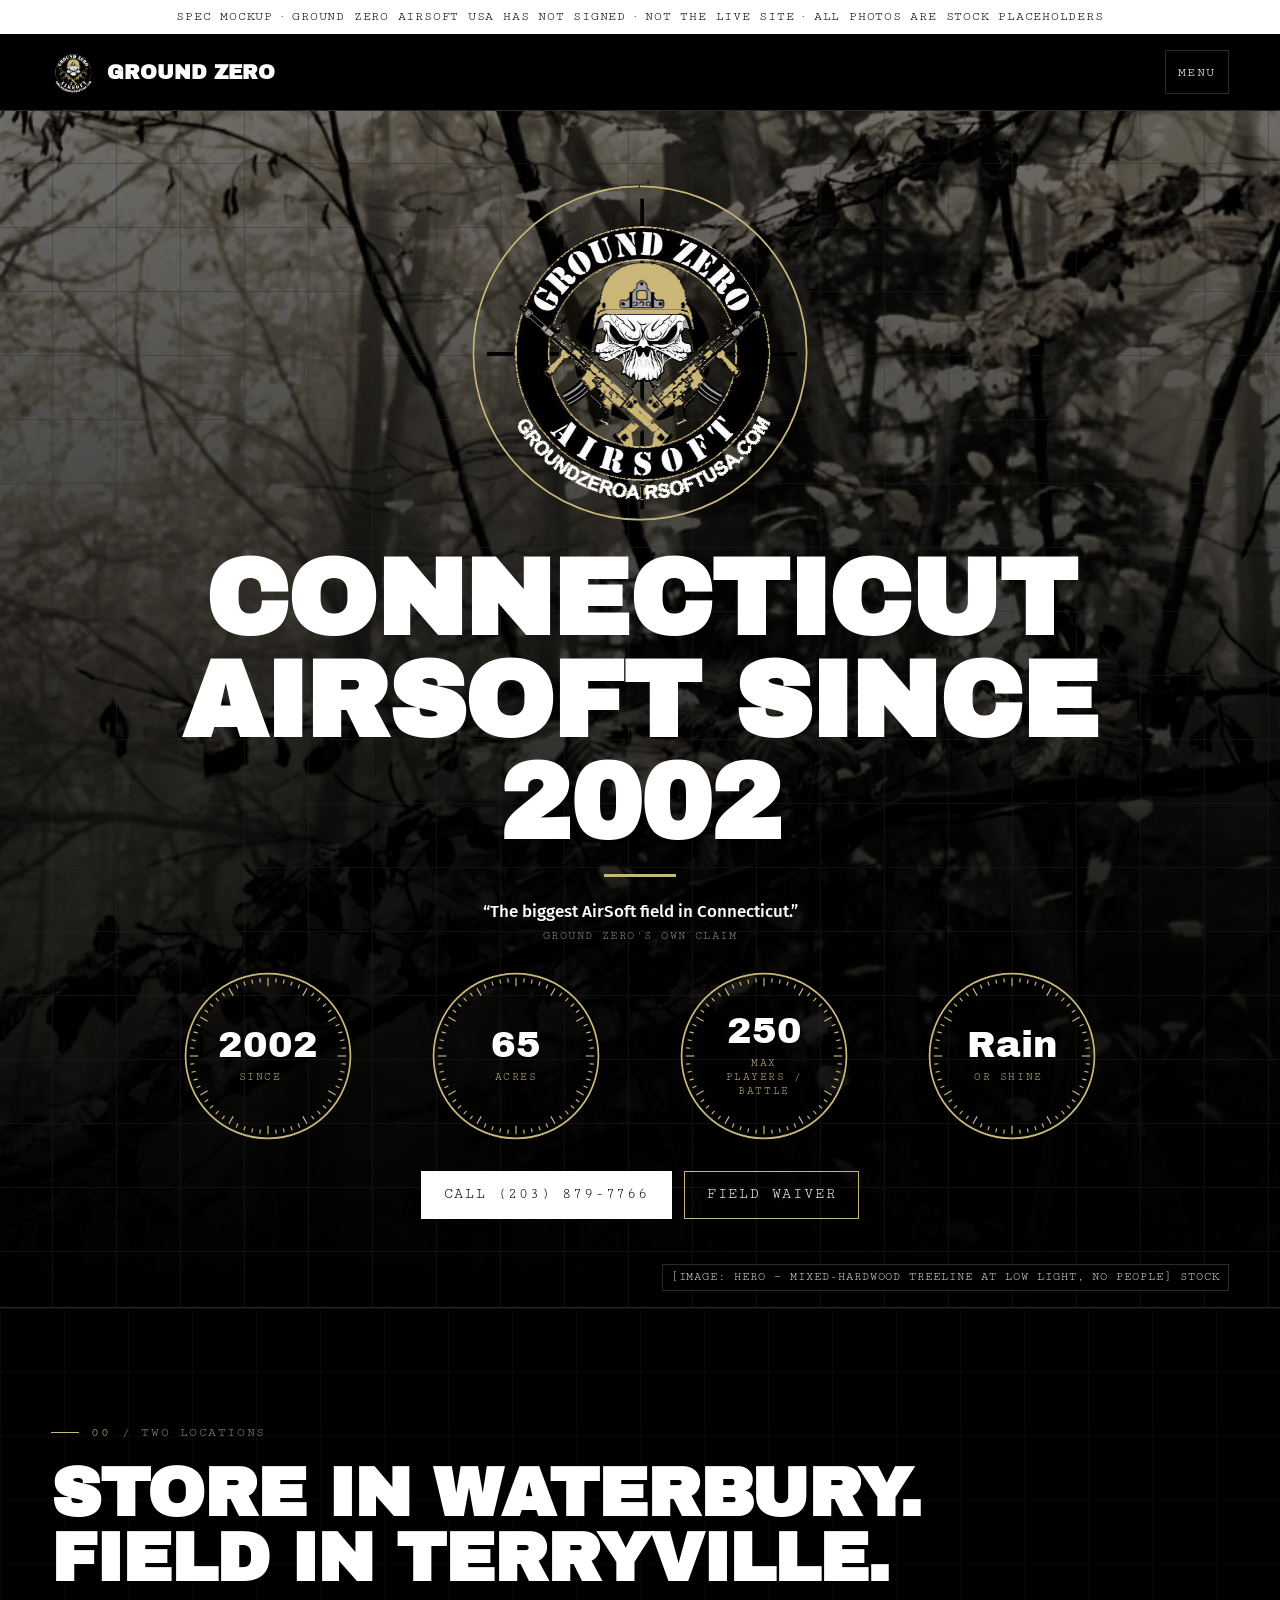
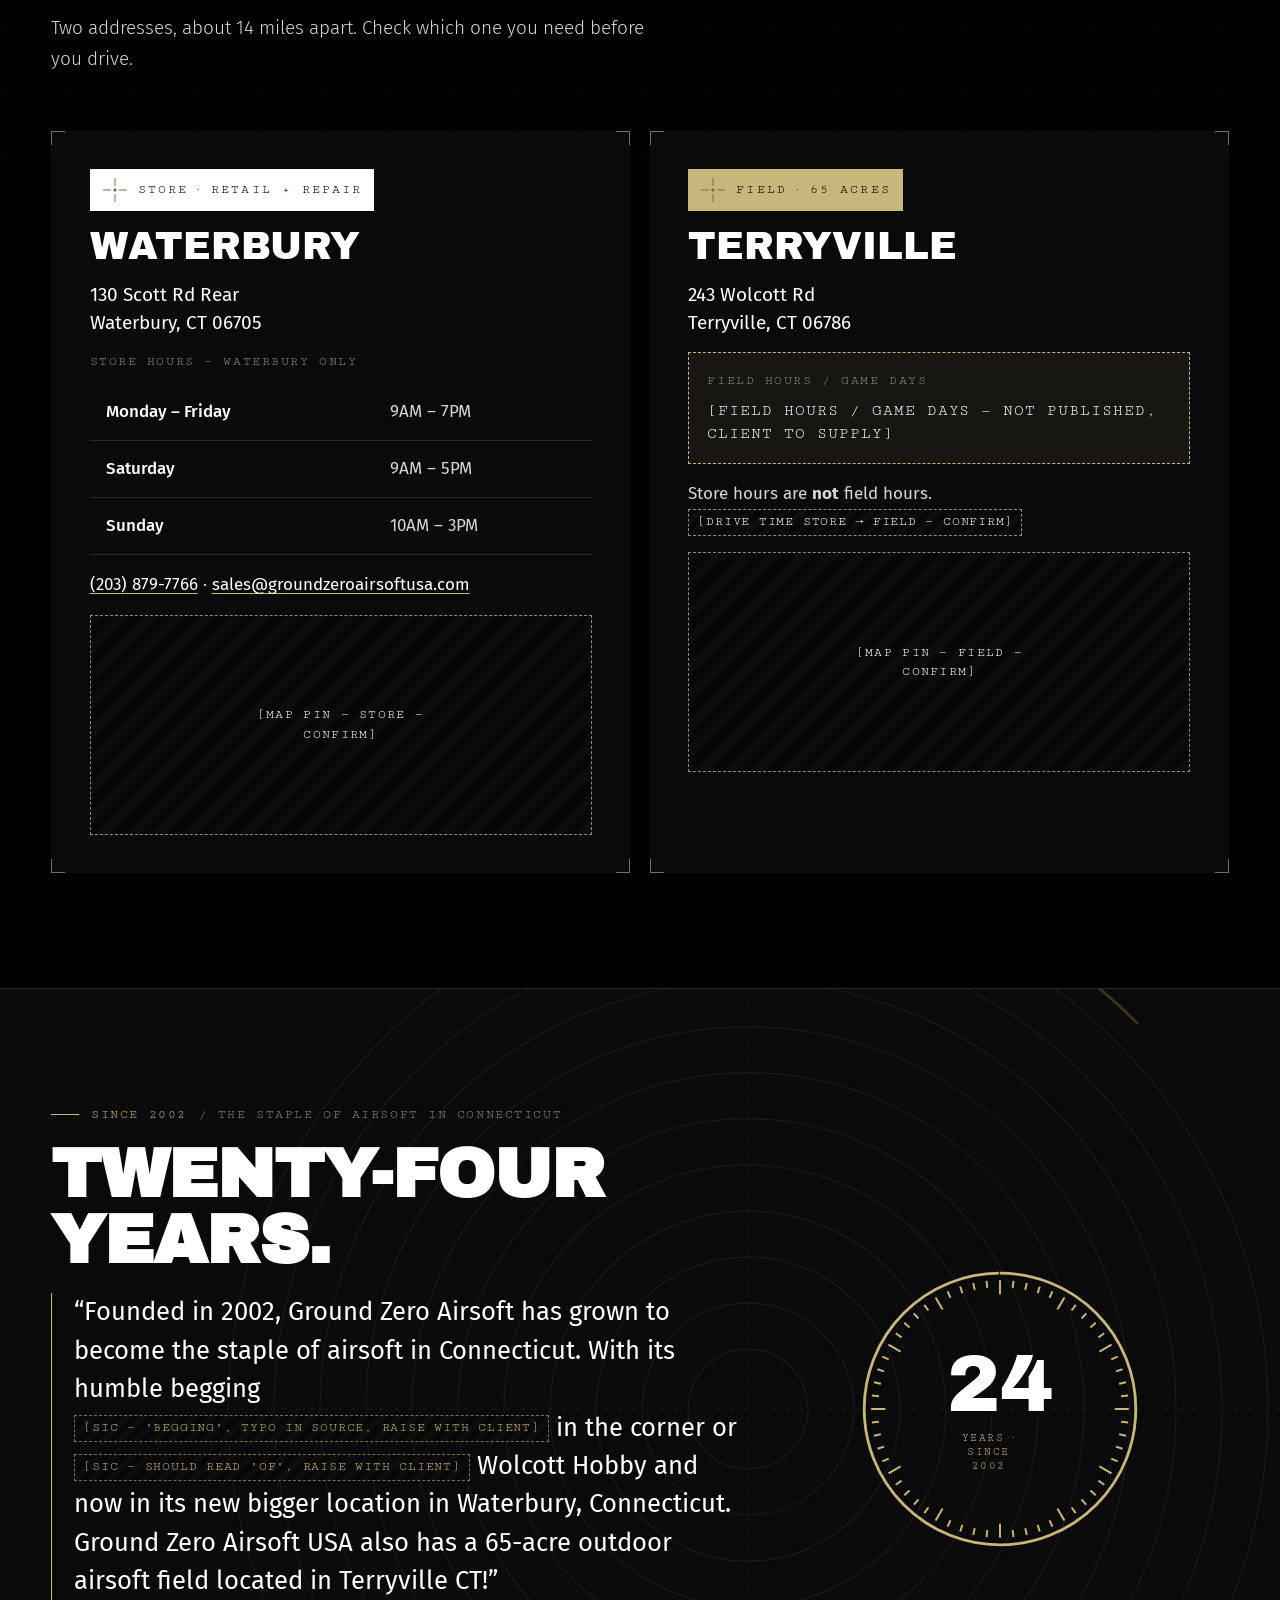
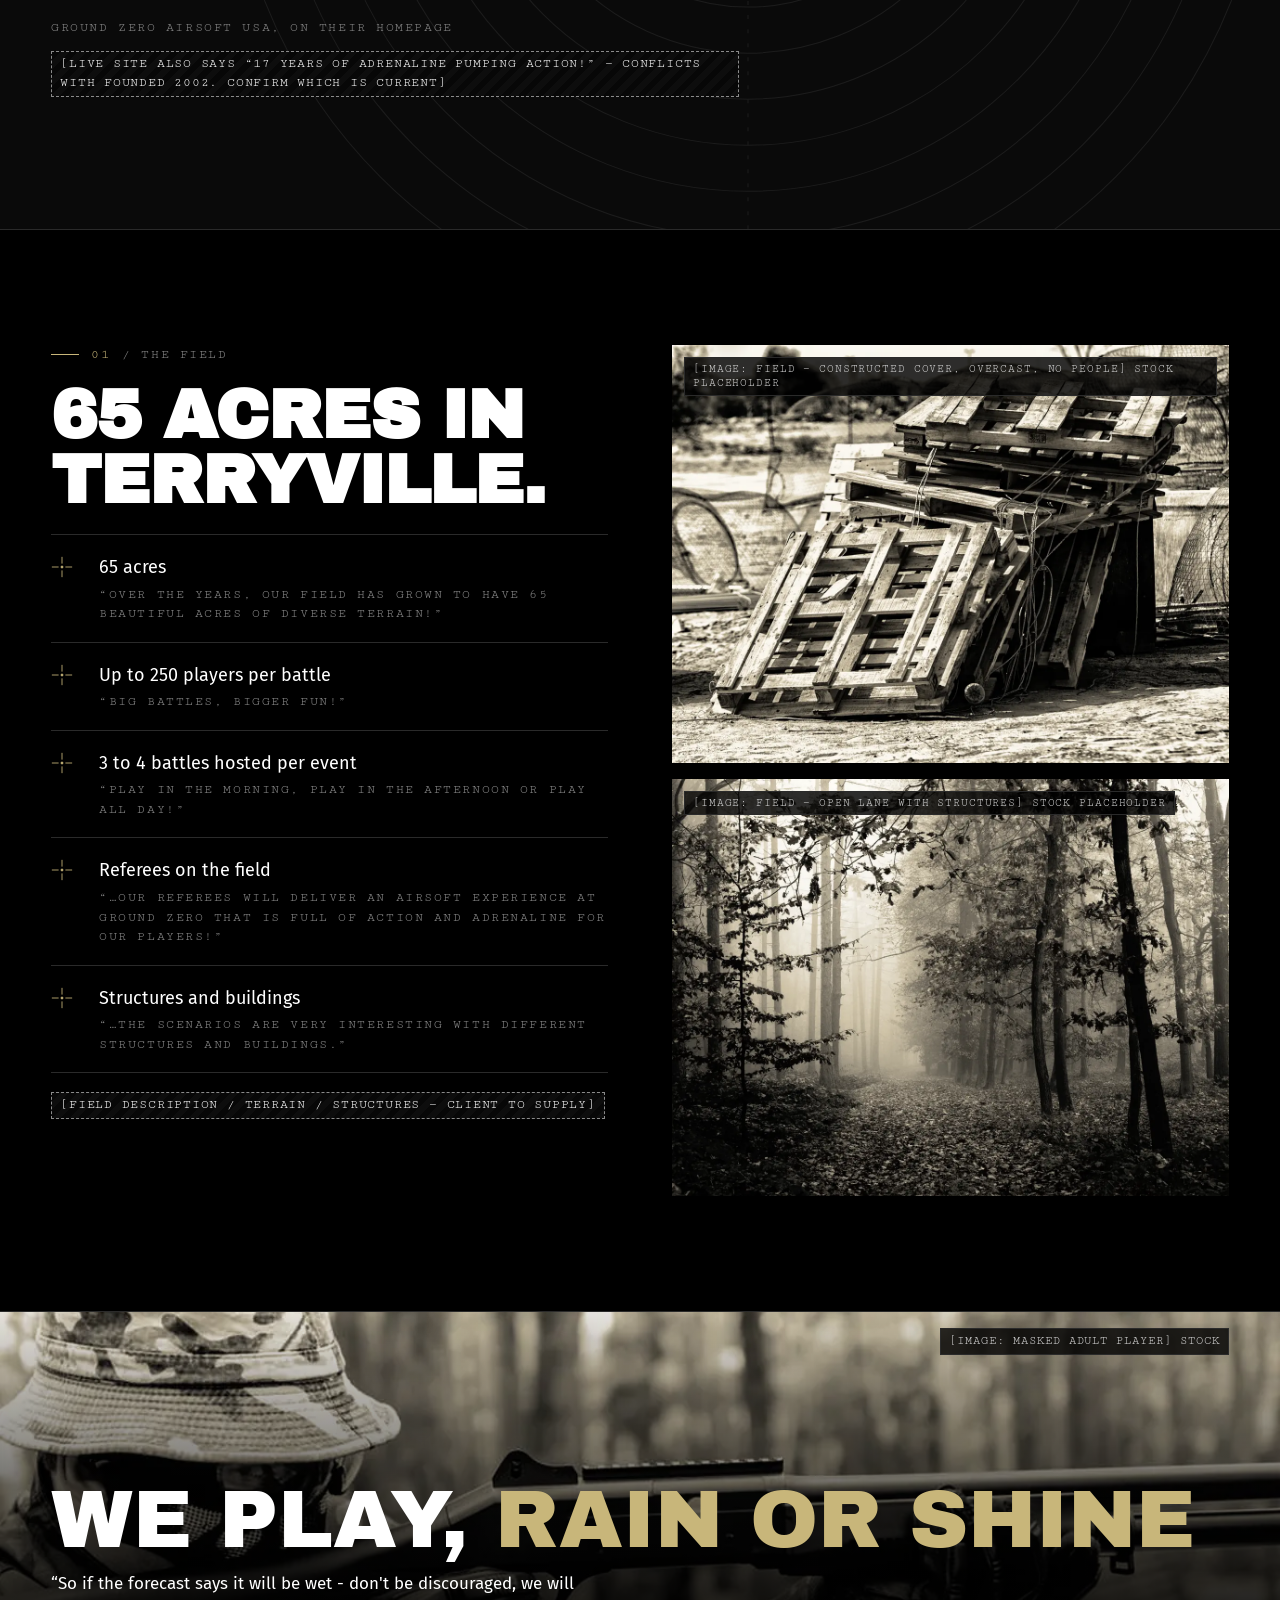
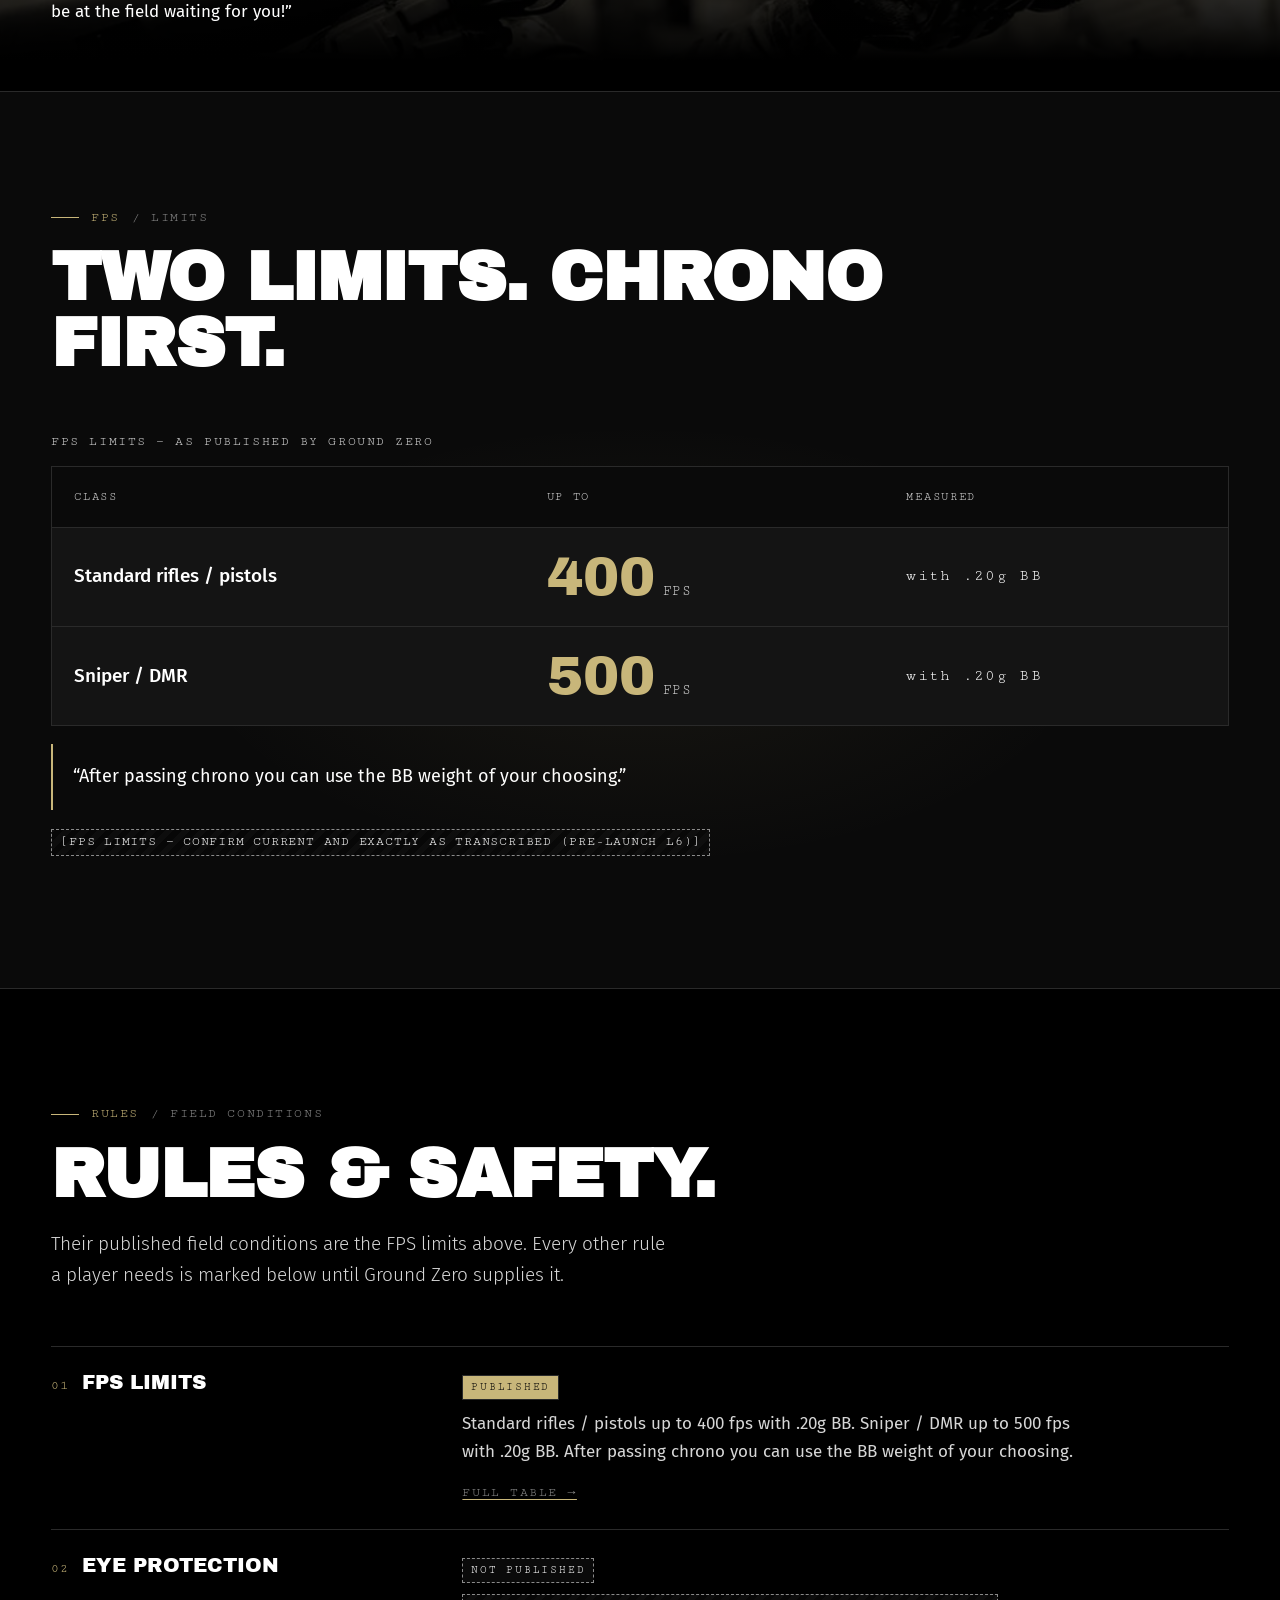
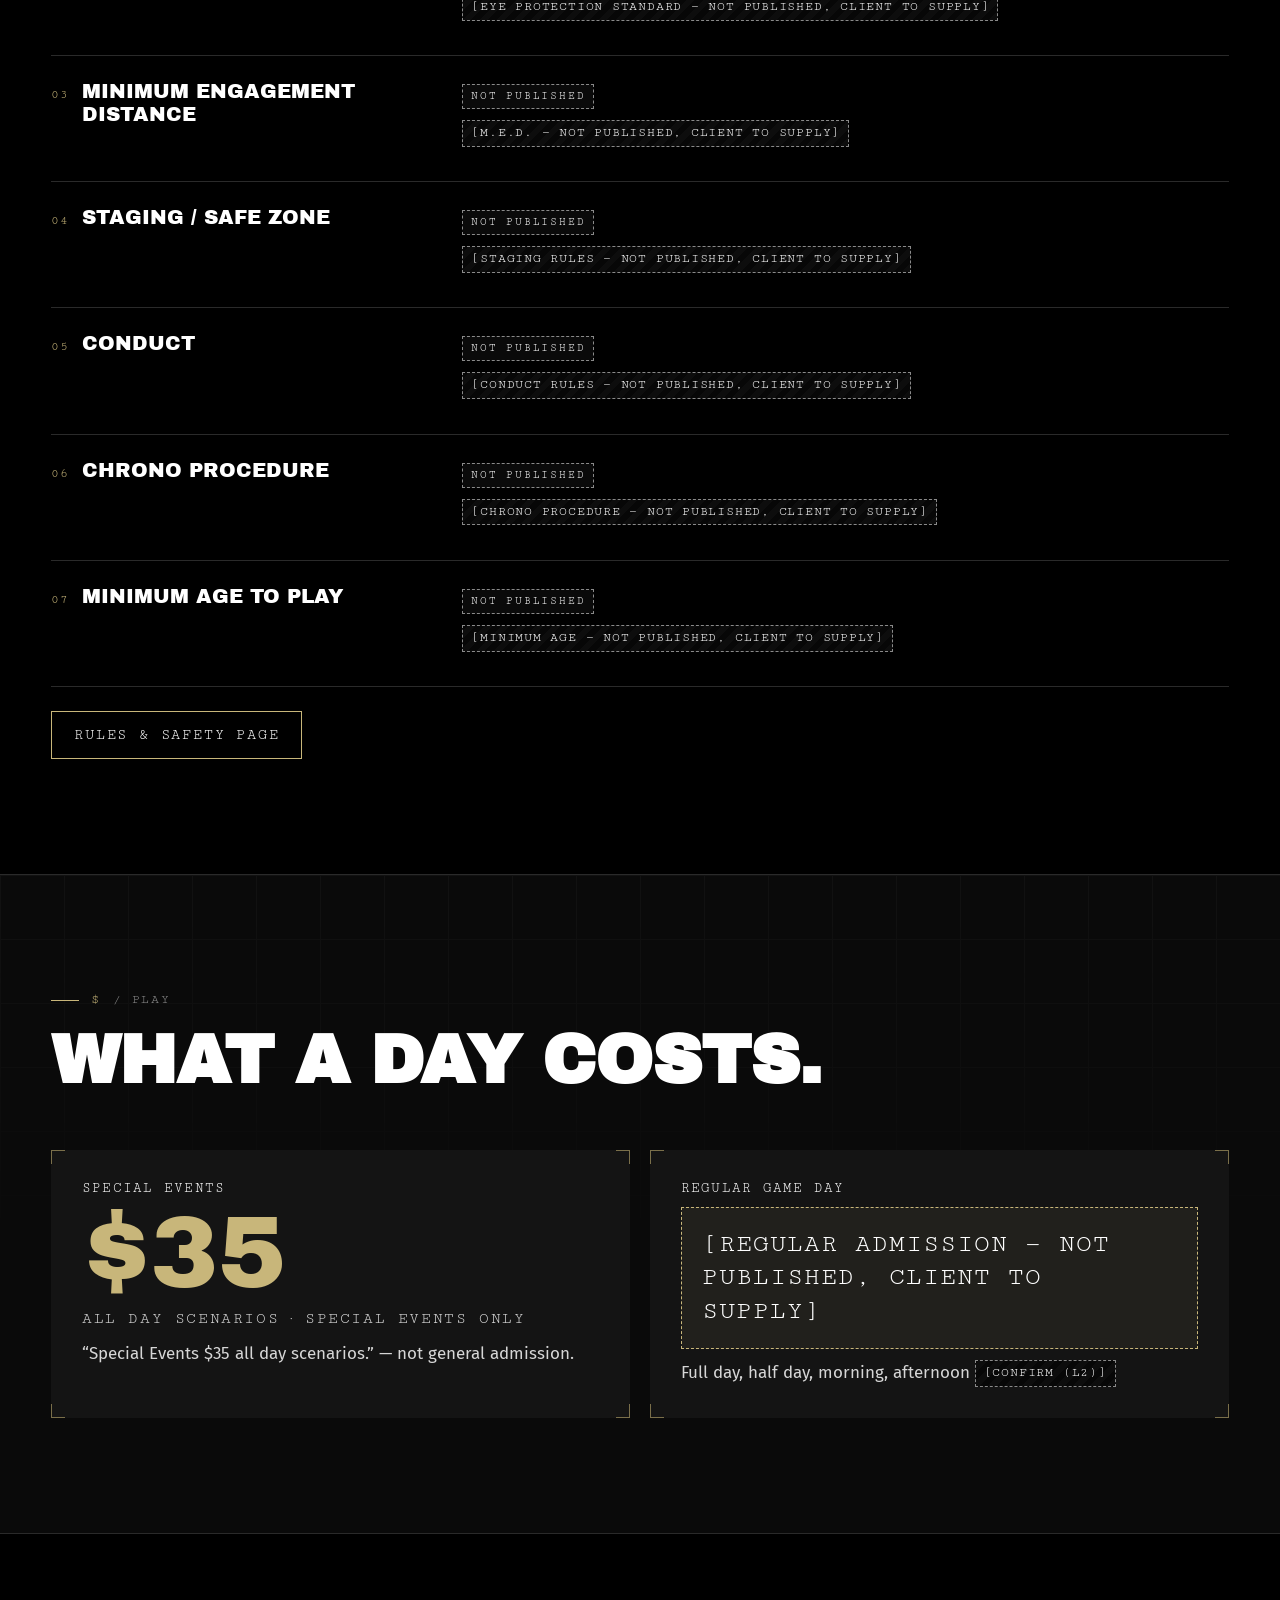
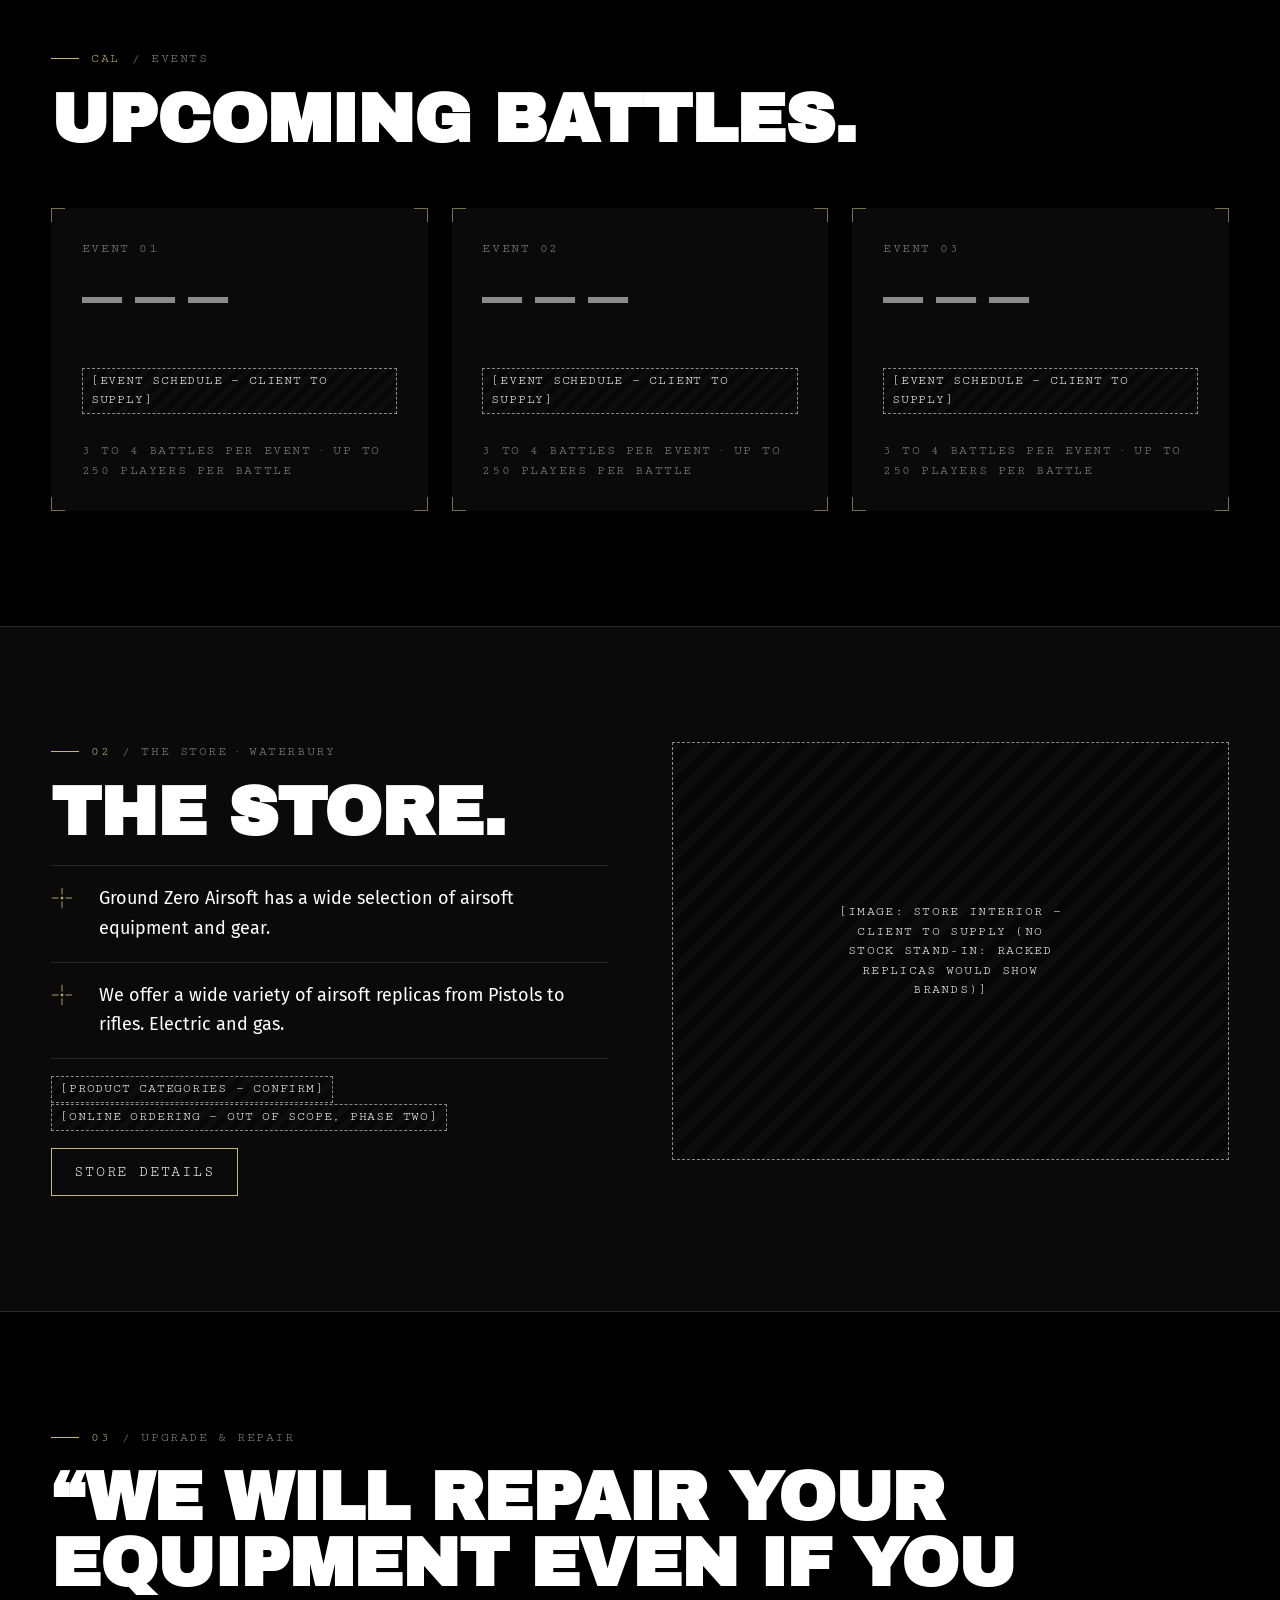
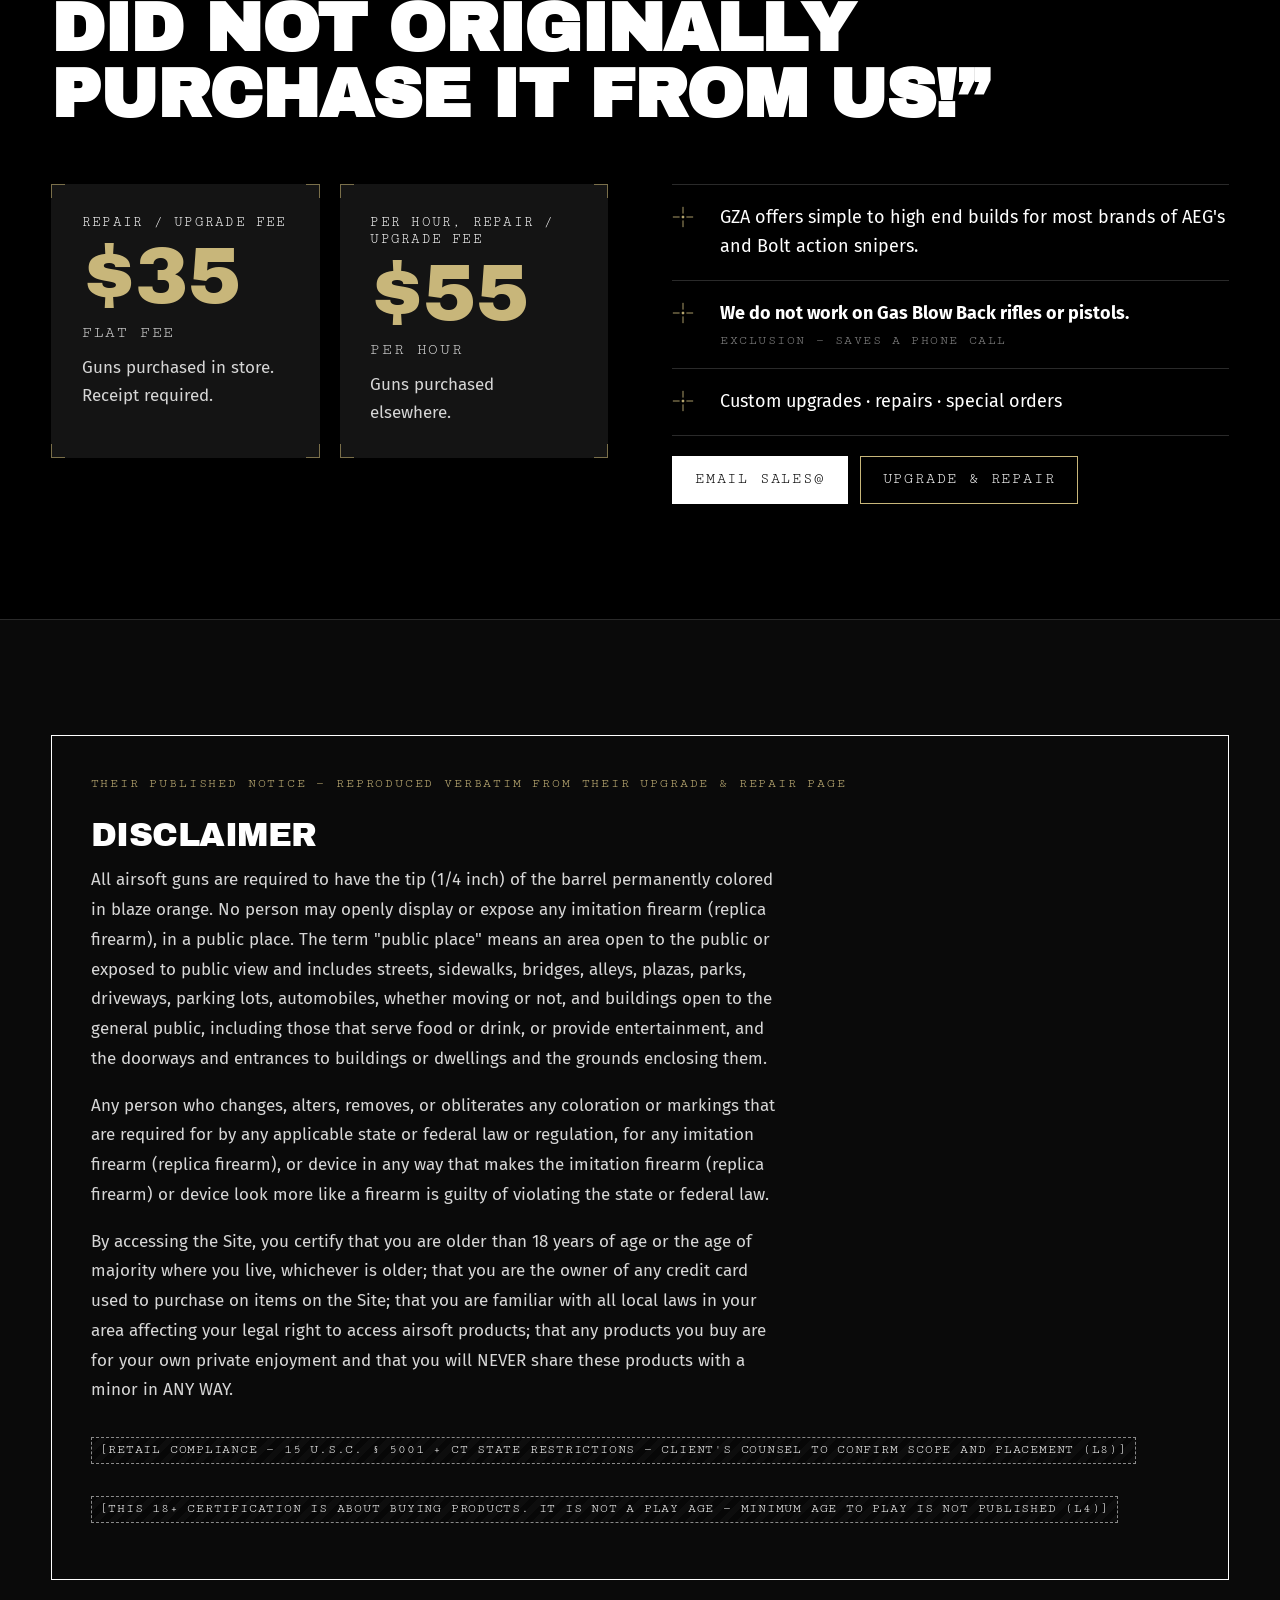
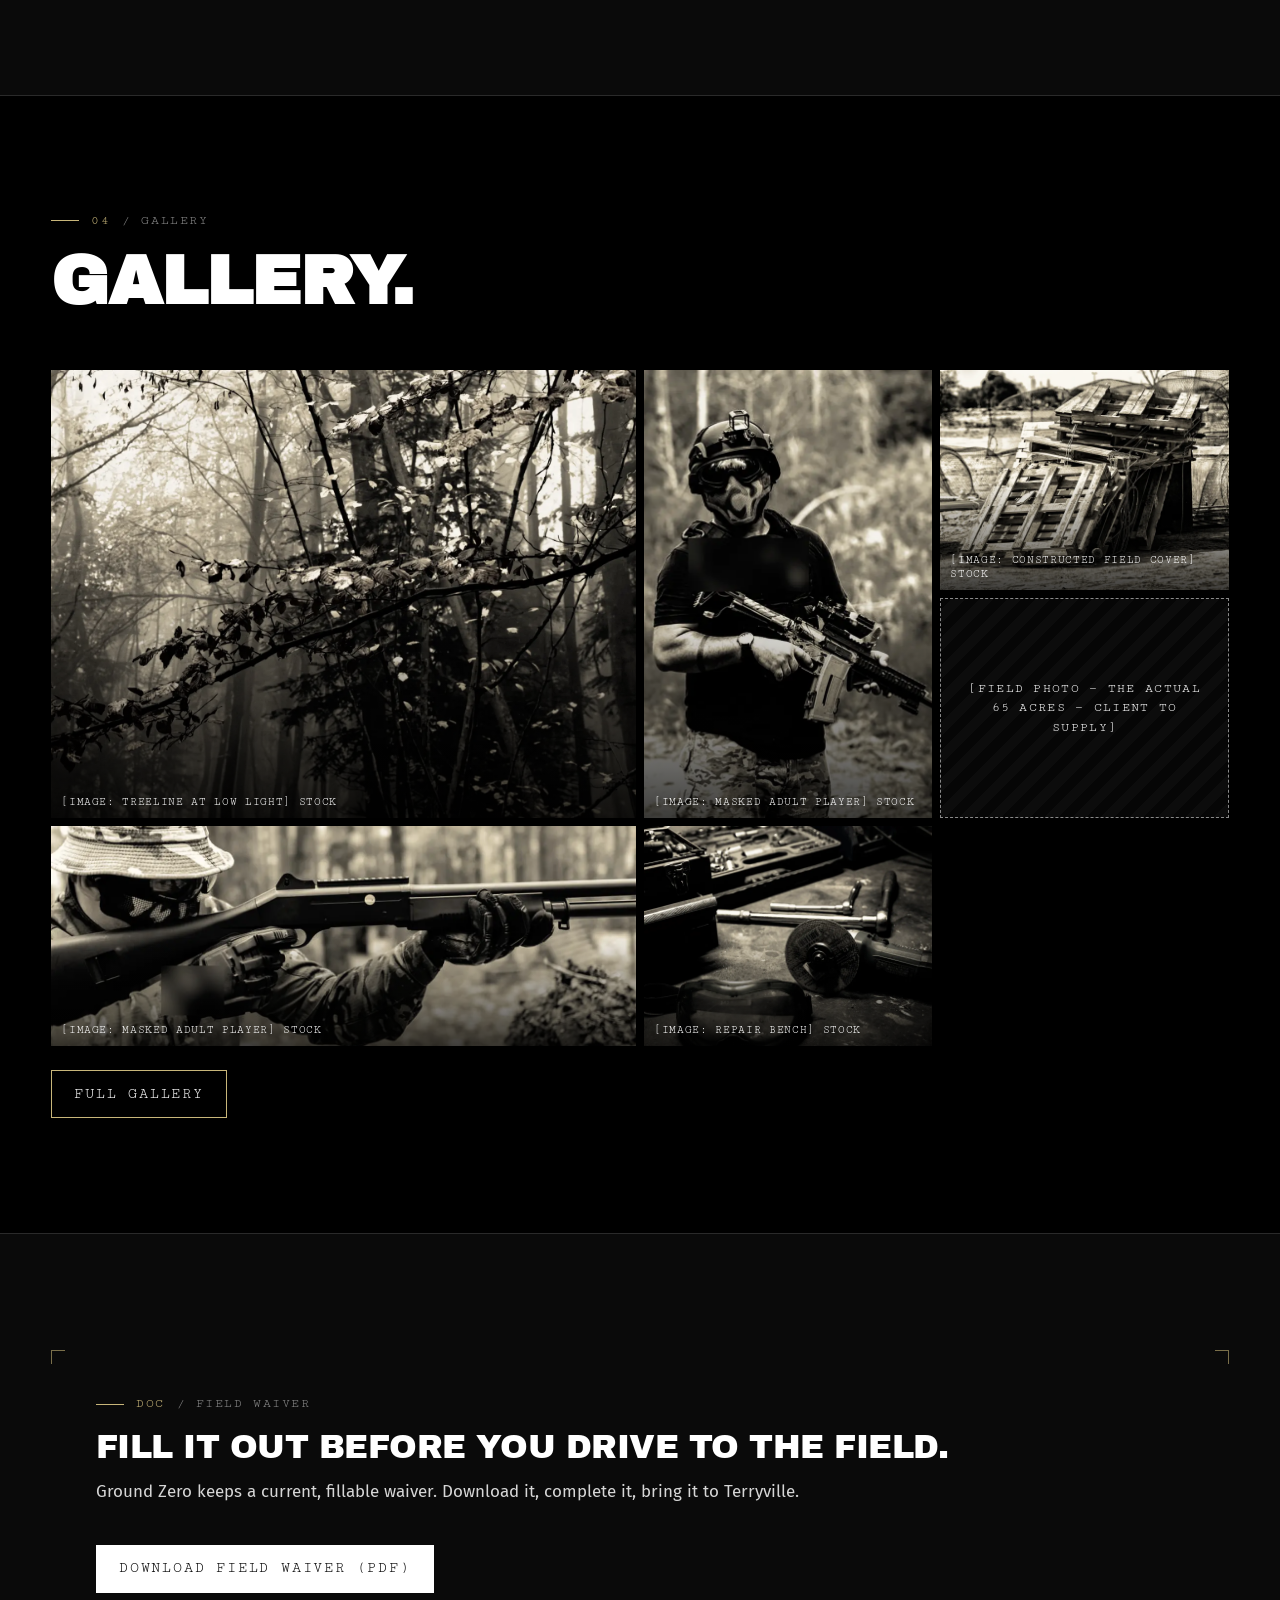
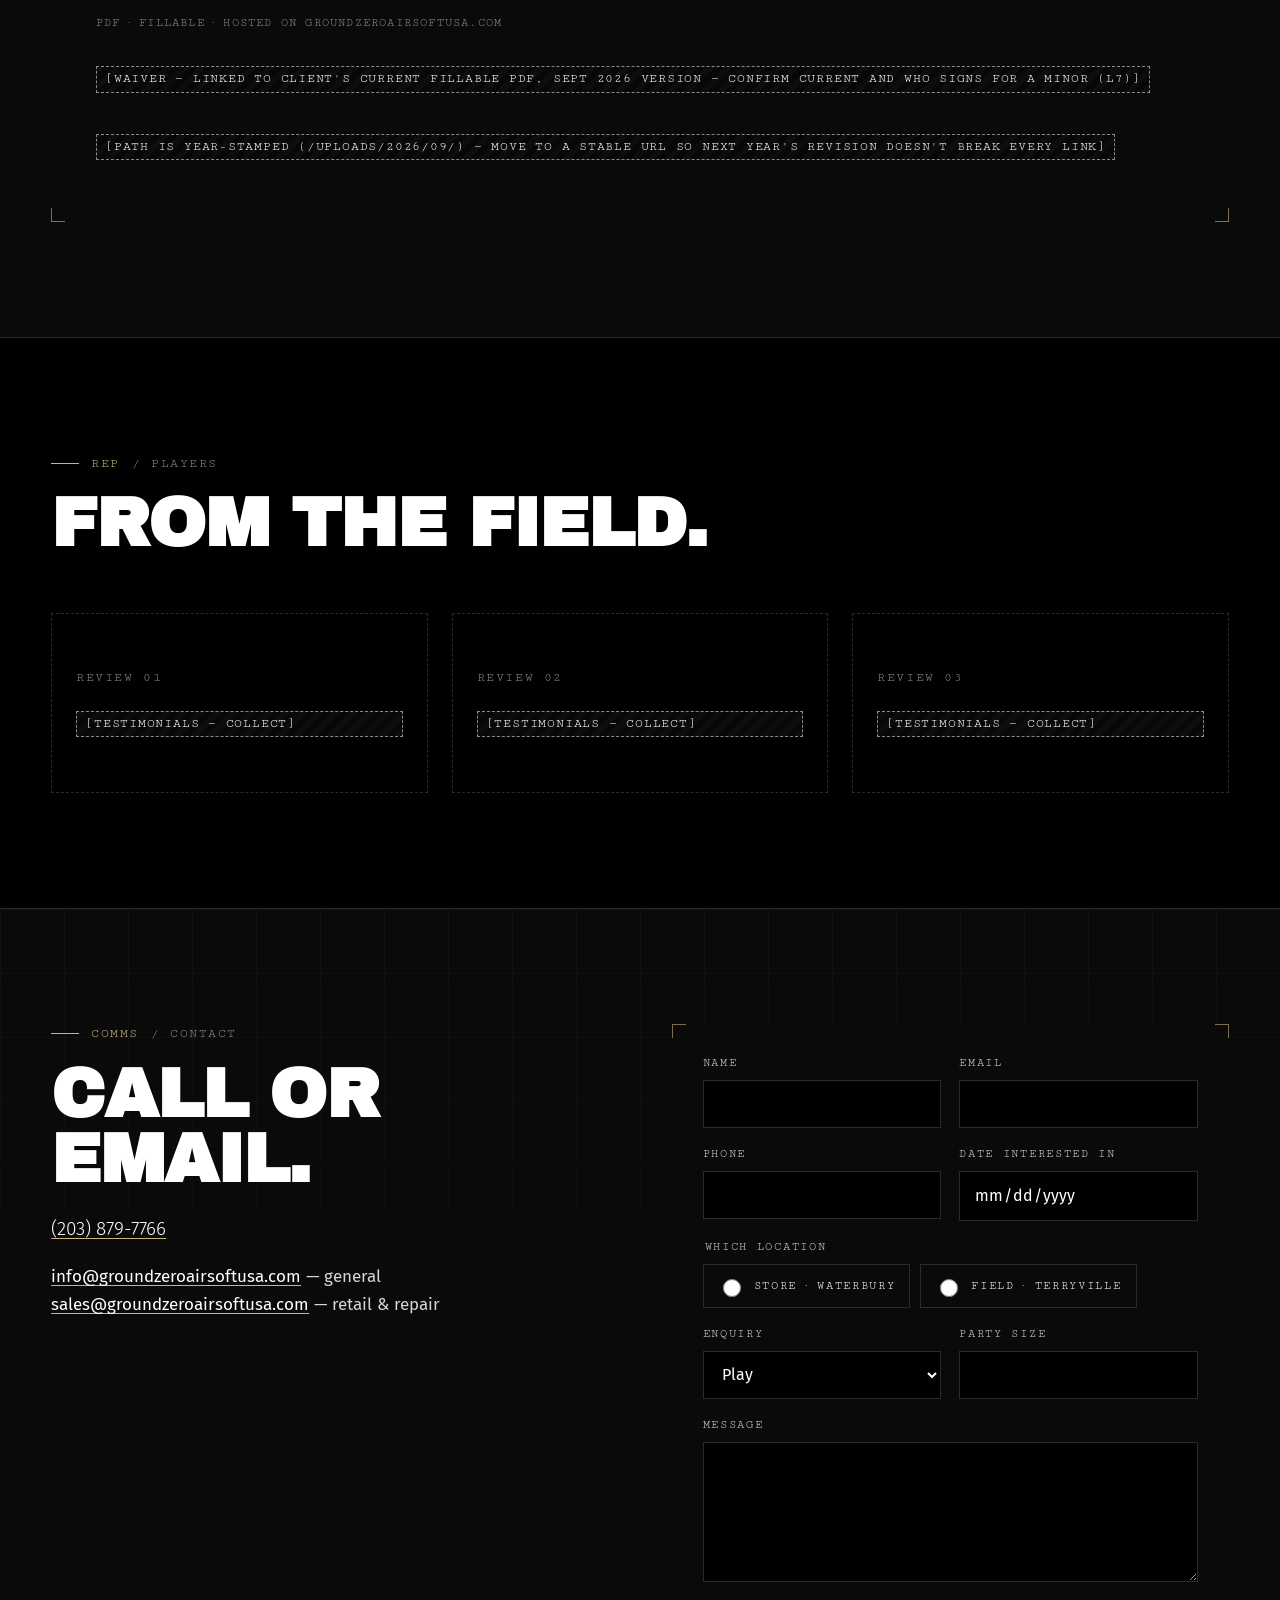
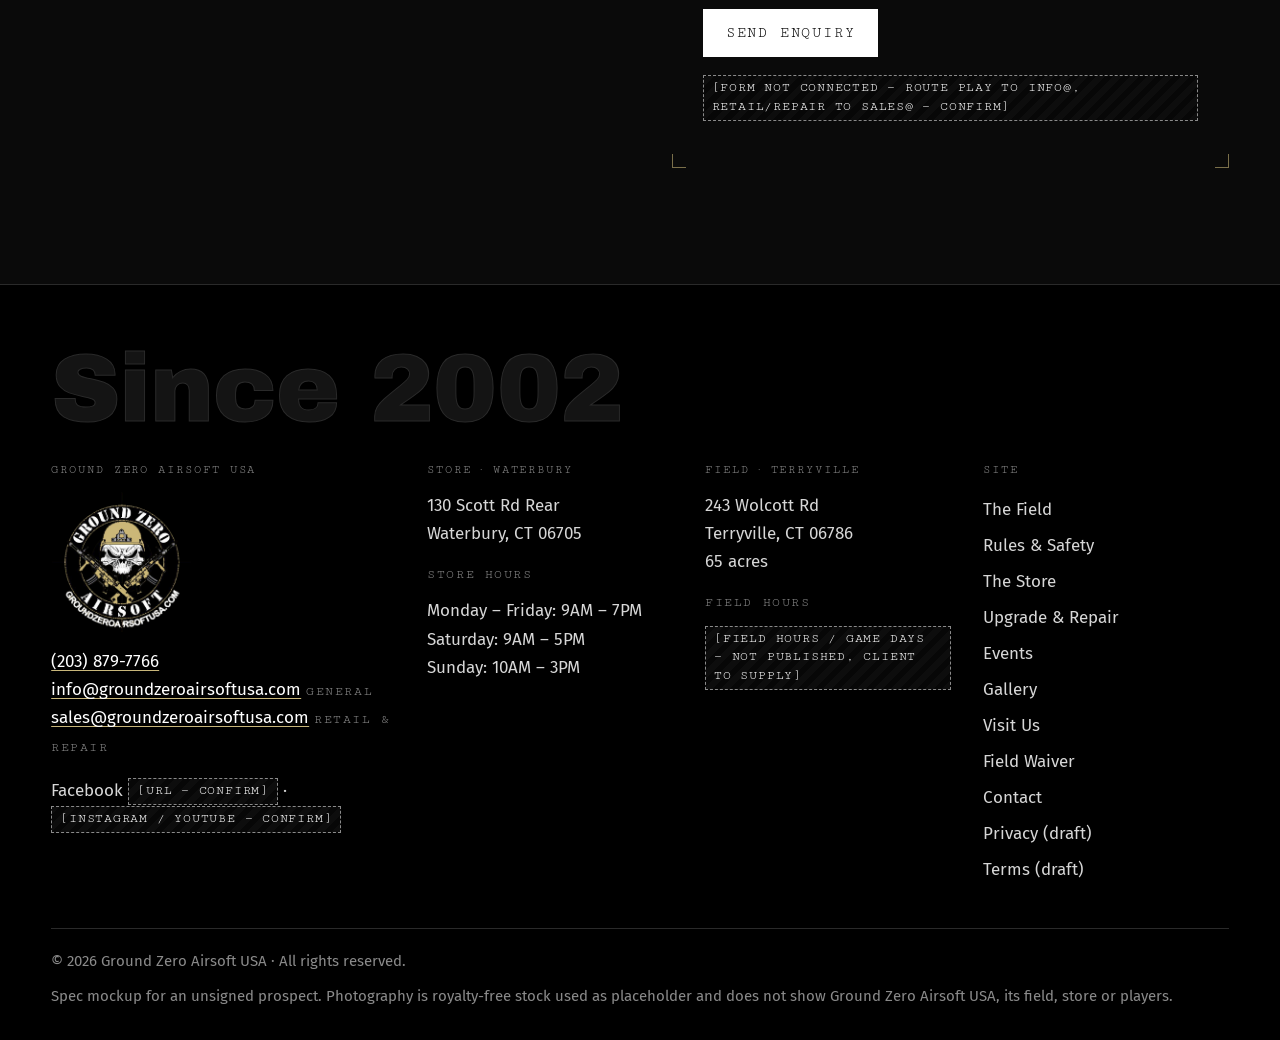
<file: index.html>
<!doctype html>
<html lang="en">
<head>
<meta charset="utf-8">
<meta name="viewport" content="width=device-width, initial-scale=1">
<title>Ground Zero Airsoft USA | Airsoft Store in Waterbury &amp; 65-Acre Field in Terryville, CT</title>
<meta name="description" content="Ground Zero Airsoft USA — since 2002. Airsoft store and upgrade/repair shop in Waterbury, CT and a 65-acre outdoor field in Terryville, CT.">
<meta name="robots" content="noindex, nofollow">
<meta name="theme-color" content="#000000">
<link rel="icon" href="assets/favicon.svg" type="image/svg+xml">
<link rel="preconnect" href="https://fonts.googleapis.com">
<link rel="preconnect" href="https://fonts.gstatic.com" crossorigin>
<link href="https://fonts.googleapis.com/css2?family=Archivo+Black&family=Cutive+Mono&family=Fira+Sans:wght@400;500;600&display=swap" rel="stylesheet">
<link rel="stylesheet" href="styles.css">
<script type="application/ld+json">{"@context":"https://schema.org","@graph":[
{"@type":"SportingGoodsStore","name":"Ground Zero Airsoft USA","foundingDate":"2002","telephone":"+1-203-879-7766","email":"info@groundzeroairsoftusa.com","address":{"@type":"PostalAddress","streetAddress":"130 Scott Rd Rear","addressLocality":"Waterbury","addressRegion":"CT","postalCode":"06705","addressCountry":"US"},"openingHours":["Mo-Fr 09:00-19:00","Sa 09:00-17:00","Su 10:00-15:00"]},
{"@type":"SportsActivityLocation","name":"Ground Zero Airsoft USA — Field","telephone":"+1-203-879-7766","address":{"@type":"PostalAddress","streetAddress":"243 Wolcott Rd","addressLocality":"Terryville","addressRegion":"CT","postalCode":"06786","addressCountry":"US"}}]}</script>
</head>
<body>
<a class="skip" href="#main">Skip to content</a>
<div class="mock-ribbon">Spec mockup · Ground Zero Airsoft USA has not signed · not the live site · all photos are stock placeholders</div>
<header class="site-head">
  <div class="wrap">
    <a class="brand" href="index.html" aria-label="Ground Zero Airsoft USA home"><img class="brand-logo" src="assets/logo-gza.png" alt="" width="44" height="44"><span class="display">Ground Zero</span><span class="mono">Airsoft USA · est. 2002</span></a>
    <button class="menu-btn" aria-expanded="false" aria-controls="site-nav">Menu</button>
    <nav class="nav" id="site-nav" aria-label="Main"><ul><li><a href="index.html" aria-current="page">Home</a></li><li><a href="field.html">The Field</a></li><li><a href="rules.html">Rules &amp; Safety</a></li><li><a href="store.html">The Store</a></li><li><a href="upgrade-repair.html">Upgrade &amp; Repair</a></li><li><a href="events.html">Events</a></li><li><a href="gallery.html">Gallery</a></li><li><a href="visit.html">Visit Us</a></li><li><a href="waiver.html">Field Waiver</a></li></ul></nav>
    <a class="head-call" href="tel:+12038797766"><svg class="xmark" viewBox="0 0 26 26" aria-hidden="true" fill="none" stroke="currentColor" stroke-width="1"><path d="M13 1v8M13 17v8M1 13h8M17 13h8"/><circle cx="13" cy="13" r="1.2" fill="currentColor"/></svg>(203) 879-7766</a>
  </div>
</header>
<main id="main">

<section class="hero" aria-labelledby="hero-h">
  <picture>
    <source media="(max-width: 699px)" srcset="assets/img/PLACEHOLDER-hero-treeline-mobile.webp" width="900" height="1200">
    <img src="assets/img/PLACEHOLDER-hero-treeline.webp" alt="Mixed-hardwood treeline in low light" width="1920" height="1080" fetchpriority="high">
  </picture>
  <div class="grid-overlay" aria-hidden="true"></div>
  <span class="img-label">[IMAGE: hero — mixed-hardwood treeline at low light, no people] stock</span>
  <div class="wrap hero-inner">
    <div class="badge-lockup ring-draw rv">
  <svg viewBox="0 0 200 200" aria-hidden="true" fill="none">
    <circle cx="100" cy="100" r="98" stroke="#2A2A2A"/>
    <circle class="sweep" cx="100" cy="100" r="98" stroke="currentColor" pathLength="1" transform="rotate(-90 100 100)"/>
  </svg>
  <img class="logo-img" src="assets/logo-gza.png" alt="Ground Zero Airsoft logo: a skull in a tactical helmet over crossed rifles, inside a ring reading Ground Zero Airsoft" width="583" height="584" fetchpriority="high">
</div>
    <h1 class="display" id="hero-h">Connecticut airsoft since 2002</h1>
    <p class="claim"><q>The biggest AirSoft field in Connecticut.</q><cite>Ground Zero's own claim</cite></p>
    <ul class="stat-rings">
      <li class="stat-ring ring-draw rv"><svg viewBox="0 0 100 100" aria-hidden="true" fill="none" stroke="currentColor" stroke-width=".7"><circle cx="50" cy="50" r="48.5" stroke="#2A2A2A" stroke-width=".6"/><circle class="sweep" cx="50" cy="50" r="48.5" pathLength="1" stroke-width="1" transform="rotate(-90 50 50)" stroke-dasharray="1"/><line x1="96.00" y1="50.00" x2="91.00" y2="50.00"/><line x1="95.75" y1="54.81" x2="93.26" y2="54.55"/><line x1="94.99" y1="59.56" x2="92.55" y2="59.04"/><line x1="93.75" y1="64.21" x2="91.37" y2="63.44"/><line x1="92.02" y1="68.71" x2="89.74" y2="67.69"/><line x1="89.84" y1="73.00" x2="85.51" y2="70.50"/><line x1="87.21" y1="77.04" x2="85.19" y2="75.57"/><line x1="84.18" y1="80.78" x2="82.33" y2="79.11"/><line x1="80.78" y1="84.18" x2="79.11" y2="82.33"/><line x1="77.04" y1="87.21" x2="75.57" y2="85.19"/><line x1="73.00" y1="89.84" x2="70.50" y2="85.51"/><line x1="68.71" y1="92.02" x2="67.69" y2="89.74"/><line x1="64.21" y1="93.75" x2="63.44" y2="91.37"/><line x1="59.56" y1="94.99" x2="59.04" y2="92.55"/><line x1="54.81" y1="95.75" x2="54.55" y2="93.26"/><line x1="50.00" y1="96.00" x2="50.00" y2="91.00"/><line x1="45.19" y1="95.75" x2="45.45" y2="93.26"/><line x1="40.44" y1="94.99" x2="40.96" y2="92.55"/><line x1="35.79" y1="93.75" x2="36.56" y2="91.37"/><line x1="31.29" y1="92.02" x2="32.31" y2="89.74"/><line x1="27.00" y1="89.84" x2="29.50" y2="85.51"/><line x1="22.96" y1="87.21" x2="24.43" y2="85.19"/><line x1="19.22" y1="84.18" x2="20.89" y2="82.33"/><line x1="15.82" y1="80.78" x2="17.67" y2="79.11"/><line x1="12.79" y1="77.04" x2="14.81" y2="75.57"/><line x1="10.16" y1="73.00" x2="14.49" y2="70.50"/><line x1="7.98" y1="68.71" x2="10.26" y2="67.69"/><line x1="6.25" y1="64.21" x2="8.63" y2="63.44"/><line x1="5.01" y1="59.56" x2="7.45" y2="59.04"/><line x1="4.25" y1="54.81" x2="6.74" y2="54.55"/><line x1="4.00" y1="50.00" x2="9.00" y2="50.00"/><line x1="4.25" y1="45.19" x2="6.74" y2="45.45"/><line x1="5.01" y1="40.44" x2="7.45" y2="40.96"/><line x1="6.25" y1="35.79" x2="8.63" y2="36.56"/><line x1="7.98" y1="31.29" x2="10.26" y2="32.31"/><line x1="10.16" y1="27.00" x2="14.49" y2="29.50"/><line x1="12.79" y1="22.96" x2="14.81" y2="24.43"/><line x1="15.82" y1="19.22" x2="17.67" y2="20.89"/><line x1="19.22" y1="15.82" x2="20.89" y2="17.67"/><line x1="22.96" y1="12.79" x2="24.43" y2="14.81"/><line x1="27.00" y1="10.16" x2="29.50" y2="14.49"/><line x1="31.29" y1="7.98" x2="32.31" y2="10.26"/><line x1="35.79" y1="6.25" x2="36.56" y2="8.63"/><line x1="40.44" y1="5.01" x2="40.96" y2="7.45"/><line x1="45.19" y1="4.25" x2="45.45" y2="6.74"/><line x1="50.00" y1="4.00" x2="50.00" y2="9.00"/><line x1="54.81" y1="4.25" x2="54.55" y2="6.74"/><line x1="59.56" y1="5.01" x2="59.04" y2="7.45"/><line x1="64.21" y1="6.25" x2="63.44" y2="8.63"/><line x1="68.71" y1="7.98" x2="67.69" y2="10.26"/><line x1="73.00" y1="10.16" x2="70.50" y2="14.49"/><line x1="77.04" y1="12.79" x2="75.57" y2="14.81"/><line x1="80.78" y1="15.82" x2="79.11" y2="17.67"/><line x1="84.18" y1="19.22" x2="82.33" y2="20.89"/><line x1="87.21" y1="22.96" x2="85.19" y2="24.43"/><line x1="89.84" y1="27.00" x2="85.51" y2="29.50"/><line x1="92.02" y1="31.29" x2="89.74" y2="32.31"/><line x1="93.75" y1="35.79" x2="91.37" y2="36.56"/><line x1="94.99" y1="40.44" x2="92.55" y2="40.96"/><line x1="95.75" y1="45.19" x2="93.26" y2="45.45"/></svg><span><span class="v"><span data-count="2002">2002</span></span><span class="k">Since</span></span></li>
      <li class="stat-ring ring-draw rv"><svg viewBox="0 0 100 100" aria-hidden="true" fill="none" stroke="currentColor" stroke-width=".7"><circle cx="50" cy="50" r="48.5" stroke="#2A2A2A" stroke-width=".6"/><circle class="sweep" cx="50" cy="50" r="48.5" pathLength="1" stroke-width="1" transform="rotate(-90 50 50)" stroke-dasharray="1"/><line x1="96.00" y1="50.00" x2="91.00" y2="50.00"/><line x1="95.75" y1="54.81" x2="93.26" y2="54.55"/><line x1="94.99" y1="59.56" x2="92.55" y2="59.04"/><line x1="93.75" y1="64.21" x2="91.37" y2="63.44"/><line x1="92.02" y1="68.71" x2="89.74" y2="67.69"/><line x1="89.84" y1="73.00" x2="85.51" y2="70.50"/><line x1="87.21" y1="77.04" x2="85.19" y2="75.57"/><line x1="84.18" y1="80.78" x2="82.33" y2="79.11"/><line x1="80.78" y1="84.18" x2="79.11" y2="82.33"/><line x1="77.04" y1="87.21" x2="75.57" y2="85.19"/><line x1="73.00" y1="89.84" x2="70.50" y2="85.51"/><line x1="68.71" y1="92.02" x2="67.69" y2="89.74"/><line x1="64.21" y1="93.75" x2="63.44" y2="91.37"/><line x1="59.56" y1="94.99" x2="59.04" y2="92.55"/><line x1="54.81" y1="95.75" x2="54.55" y2="93.26"/><line x1="50.00" y1="96.00" x2="50.00" y2="91.00"/><line x1="45.19" y1="95.75" x2="45.45" y2="93.26"/><line x1="40.44" y1="94.99" x2="40.96" y2="92.55"/><line x1="35.79" y1="93.75" x2="36.56" y2="91.37"/><line x1="31.29" y1="92.02" x2="32.31" y2="89.74"/><line x1="27.00" y1="89.84" x2="29.50" y2="85.51"/><line x1="22.96" y1="87.21" x2="24.43" y2="85.19"/><line x1="19.22" y1="84.18" x2="20.89" y2="82.33"/><line x1="15.82" y1="80.78" x2="17.67" y2="79.11"/><line x1="12.79" y1="77.04" x2="14.81" y2="75.57"/><line x1="10.16" y1="73.00" x2="14.49" y2="70.50"/><line x1="7.98" y1="68.71" x2="10.26" y2="67.69"/><line x1="6.25" y1="64.21" x2="8.63" y2="63.44"/><line x1="5.01" y1="59.56" x2="7.45" y2="59.04"/><line x1="4.25" y1="54.81" x2="6.74" y2="54.55"/><line x1="4.00" y1="50.00" x2="9.00" y2="50.00"/><line x1="4.25" y1="45.19" x2="6.74" y2="45.45"/><line x1="5.01" y1="40.44" x2="7.45" y2="40.96"/><line x1="6.25" y1="35.79" x2="8.63" y2="36.56"/><line x1="7.98" y1="31.29" x2="10.26" y2="32.31"/><line x1="10.16" y1="27.00" x2="14.49" y2="29.50"/><line x1="12.79" y1="22.96" x2="14.81" y2="24.43"/><line x1="15.82" y1="19.22" x2="17.67" y2="20.89"/><line x1="19.22" y1="15.82" x2="20.89" y2="17.67"/><line x1="22.96" y1="12.79" x2="24.43" y2="14.81"/><line x1="27.00" y1="10.16" x2="29.50" y2="14.49"/><line x1="31.29" y1="7.98" x2="32.31" y2="10.26"/><line x1="35.79" y1="6.25" x2="36.56" y2="8.63"/><line x1="40.44" y1="5.01" x2="40.96" y2="7.45"/><line x1="45.19" y1="4.25" x2="45.45" y2="6.74"/><line x1="50.00" y1="4.00" x2="50.00" y2="9.00"/><line x1="54.81" y1="4.25" x2="54.55" y2="6.74"/><line x1="59.56" y1="5.01" x2="59.04" y2="7.45"/><line x1="64.21" y1="6.25" x2="63.44" y2="8.63"/><line x1="68.71" y1="7.98" x2="67.69" y2="10.26"/><line x1="73.00" y1="10.16" x2="70.50" y2="14.49"/><line x1="77.04" y1="12.79" x2="75.57" y2="14.81"/><line x1="80.78" y1="15.82" x2="79.11" y2="17.67"/><line x1="84.18" y1="19.22" x2="82.33" y2="20.89"/><line x1="87.21" y1="22.96" x2="85.19" y2="24.43"/><line x1="89.84" y1="27.00" x2="85.51" y2="29.50"/><line x1="92.02" y1="31.29" x2="89.74" y2="32.31"/><line x1="93.75" y1="35.79" x2="91.37" y2="36.56"/><line x1="94.99" y1="40.44" x2="92.55" y2="40.96"/><line x1="95.75" y1="45.19" x2="93.26" y2="45.45"/></svg><span><span class="v"><span data-count="65">65</span></span><span class="k">Acres</span></span></li>
      <li class="stat-ring ring-draw rv"><svg viewBox="0 0 100 100" aria-hidden="true" fill="none" stroke="currentColor" stroke-width=".7"><circle cx="50" cy="50" r="48.5" stroke="#2A2A2A" stroke-width=".6"/><circle class="sweep" cx="50" cy="50" r="48.5" pathLength="1" stroke-width="1" transform="rotate(-90 50 50)" stroke-dasharray="1"/><line x1="96.00" y1="50.00" x2="91.00" y2="50.00"/><line x1="95.75" y1="54.81" x2="93.26" y2="54.55"/><line x1="94.99" y1="59.56" x2="92.55" y2="59.04"/><line x1="93.75" y1="64.21" x2="91.37" y2="63.44"/><line x1="92.02" y1="68.71" x2="89.74" y2="67.69"/><line x1="89.84" y1="73.00" x2="85.51" y2="70.50"/><line x1="87.21" y1="77.04" x2="85.19" y2="75.57"/><line x1="84.18" y1="80.78" x2="82.33" y2="79.11"/><line x1="80.78" y1="84.18" x2="79.11" y2="82.33"/><line x1="77.04" y1="87.21" x2="75.57" y2="85.19"/><line x1="73.00" y1="89.84" x2="70.50" y2="85.51"/><line x1="68.71" y1="92.02" x2="67.69" y2="89.74"/><line x1="64.21" y1="93.75" x2="63.44" y2="91.37"/><line x1="59.56" y1="94.99" x2="59.04" y2="92.55"/><line x1="54.81" y1="95.75" x2="54.55" y2="93.26"/><line x1="50.00" y1="96.00" x2="50.00" y2="91.00"/><line x1="45.19" y1="95.75" x2="45.45" y2="93.26"/><line x1="40.44" y1="94.99" x2="40.96" y2="92.55"/><line x1="35.79" y1="93.75" x2="36.56" y2="91.37"/><line x1="31.29" y1="92.02" x2="32.31" y2="89.74"/><line x1="27.00" y1="89.84" x2="29.50" y2="85.51"/><line x1="22.96" y1="87.21" x2="24.43" y2="85.19"/><line x1="19.22" y1="84.18" x2="20.89" y2="82.33"/><line x1="15.82" y1="80.78" x2="17.67" y2="79.11"/><line x1="12.79" y1="77.04" x2="14.81" y2="75.57"/><line x1="10.16" y1="73.00" x2="14.49" y2="70.50"/><line x1="7.98" y1="68.71" x2="10.26" y2="67.69"/><line x1="6.25" y1="64.21" x2="8.63" y2="63.44"/><line x1="5.01" y1="59.56" x2="7.45" y2="59.04"/><line x1="4.25" y1="54.81" x2="6.74" y2="54.55"/><line x1="4.00" y1="50.00" x2="9.00" y2="50.00"/><line x1="4.25" y1="45.19" x2="6.74" y2="45.45"/><line x1="5.01" y1="40.44" x2="7.45" y2="40.96"/><line x1="6.25" y1="35.79" x2="8.63" y2="36.56"/><line x1="7.98" y1="31.29" x2="10.26" y2="32.31"/><line x1="10.16" y1="27.00" x2="14.49" y2="29.50"/><line x1="12.79" y1="22.96" x2="14.81" y2="24.43"/><line x1="15.82" y1="19.22" x2="17.67" y2="20.89"/><line x1="19.22" y1="15.82" x2="20.89" y2="17.67"/><line x1="22.96" y1="12.79" x2="24.43" y2="14.81"/><line x1="27.00" y1="10.16" x2="29.50" y2="14.49"/><line x1="31.29" y1="7.98" x2="32.31" y2="10.26"/><line x1="35.79" y1="6.25" x2="36.56" y2="8.63"/><line x1="40.44" y1="5.01" x2="40.96" y2="7.45"/><line x1="45.19" y1="4.25" x2="45.45" y2="6.74"/><line x1="50.00" y1="4.00" x2="50.00" y2="9.00"/><line x1="54.81" y1="4.25" x2="54.55" y2="6.74"/><line x1="59.56" y1="5.01" x2="59.04" y2="7.45"/><line x1="64.21" y1="6.25" x2="63.44" y2="8.63"/><line x1="68.71" y1="7.98" x2="67.69" y2="10.26"/><line x1="73.00" y1="10.16" x2="70.50" y2="14.49"/><line x1="77.04" y1="12.79" x2="75.57" y2="14.81"/><line x1="80.78" y1="15.82" x2="79.11" y2="17.67"/><line x1="84.18" y1="19.22" x2="82.33" y2="20.89"/><line x1="87.21" y1="22.96" x2="85.19" y2="24.43"/><line x1="89.84" y1="27.00" x2="85.51" y2="29.50"/><line x1="92.02" y1="31.29" x2="89.74" y2="32.31"/><line x1="93.75" y1="35.79" x2="91.37" y2="36.56"/><line x1="94.99" y1="40.44" x2="92.55" y2="40.96"/><line x1="95.75" y1="45.19" x2="93.26" y2="45.45"/></svg><span><span class="v"><span data-count="250">250</span></span><span class="k">Max players / battle</span></span></li>
      <li class="stat-ring ring-draw rv"><svg viewBox="0 0 100 100" aria-hidden="true" fill="none" stroke="currentColor" stroke-width=".7"><circle cx="50" cy="50" r="48.5" stroke="#2A2A2A" stroke-width=".6"/><circle class="sweep" cx="50" cy="50" r="48.5" pathLength="1" stroke-width="1" transform="rotate(-90 50 50)" stroke-dasharray="1"/><line x1="96.00" y1="50.00" x2="91.00" y2="50.00"/><line x1="95.75" y1="54.81" x2="93.26" y2="54.55"/><line x1="94.99" y1="59.56" x2="92.55" y2="59.04"/><line x1="93.75" y1="64.21" x2="91.37" y2="63.44"/><line x1="92.02" y1="68.71" x2="89.74" y2="67.69"/><line x1="89.84" y1="73.00" x2="85.51" y2="70.50"/><line x1="87.21" y1="77.04" x2="85.19" y2="75.57"/><line x1="84.18" y1="80.78" x2="82.33" y2="79.11"/><line x1="80.78" y1="84.18" x2="79.11" y2="82.33"/><line x1="77.04" y1="87.21" x2="75.57" y2="85.19"/><line x1="73.00" y1="89.84" x2="70.50" y2="85.51"/><line x1="68.71" y1="92.02" x2="67.69" y2="89.74"/><line x1="64.21" y1="93.75" x2="63.44" y2="91.37"/><line x1="59.56" y1="94.99" x2="59.04" y2="92.55"/><line x1="54.81" y1="95.75" x2="54.55" y2="93.26"/><line x1="50.00" y1="96.00" x2="50.00" y2="91.00"/><line x1="45.19" y1="95.75" x2="45.45" y2="93.26"/><line x1="40.44" y1="94.99" x2="40.96" y2="92.55"/><line x1="35.79" y1="93.75" x2="36.56" y2="91.37"/><line x1="31.29" y1="92.02" x2="32.31" y2="89.74"/><line x1="27.00" y1="89.84" x2="29.50" y2="85.51"/><line x1="22.96" y1="87.21" x2="24.43" y2="85.19"/><line x1="19.22" y1="84.18" x2="20.89" y2="82.33"/><line x1="15.82" y1="80.78" x2="17.67" y2="79.11"/><line x1="12.79" y1="77.04" x2="14.81" y2="75.57"/><line x1="10.16" y1="73.00" x2="14.49" y2="70.50"/><line x1="7.98" y1="68.71" x2="10.26" y2="67.69"/><line x1="6.25" y1="64.21" x2="8.63" y2="63.44"/><line x1="5.01" y1="59.56" x2="7.45" y2="59.04"/><line x1="4.25" y1="54.81" x2="6.74" y2="54.55"/><line x1="4.00" y1="50.00" x2="9.00" y2="50.00"/><line x1="4.25" y1="45.19" x2="6.74" y2="45.45"/><line x1="5.01" y1="40.44" x2="7.45" y2="40.96"/><line x1="6.25" y1="35.79" x2="8.63" y2="36.56"/><line x1="7.98" y1="31.29" x2="10.26" y2="32.31"/><line x1="10.16" y1="27.00" x2="14.49" y2="29.50"/><line x1="12.79" y1="22.96" x2="14.81" y2="24.43"/><line x1="15.82" y1="19.22" x2="17.67" y2="20.89"/><line x1="19.22" y1="15.82" x2="20.89" y2="17.67"/><line x1="22.96" y1="12.79" x2="24.43" y2="14.81"/><line x1="27.00" y1="10.16" x2="29.50" y2="14.49"/><line x1="31.29" y1="7.98" x2="32.31" y2="10.26"/><line x1="35.79" y1="6.25" x2="36.56" y2="8.63"/><line x1="40.44" y1="5.01" x2="40.96" y2="7.45"/><line x1="45.19" y1="4.25" x2="45.45" y2="6.74"/><line x1="50.00" y1="4.00" x2="50.00" y2="9.00"/><line x1="54.81" y1="4.25" x2="54.55" y2="6.74"/><line x1="59.56" y1="5.01" x2="59.04" y2="7.45"/><line x1="64.21" y1="6.25" x2="63.44" y2="8.63"/><line x1="68.71" y1="7.98" x2="67.69" y2="10.26"/><line x1="73.00" y1="10.16" x2="70.50" y2="14.49"/><line x1="77.04" y1="12.79" x2="75.57" y2="14.81"/><line x1="80.78" y1="15.82" x2="79.11" y2="17.67"/><line x1="84.18" y1="19.22" x2="82.33" y2="20.89"/><line x1="87.21" y1="22.96" x2="85.19" y2="24.43"/><line x1="89.84" y1="27.00" x2="85.51" y2="29.50"/><line x1="92.02" y1="31.29" x2="89.74" y2="32.31"/><line x1="93.75" y1="35.79" x2="91.37" y2="36.56"/><line x1="94.99" y1="40.44" x2="92.55" y2="40.96"/><line x1="95.75" y1="45.19" x2="93.26" y2="45.45"/></svg><span><span class="v">Rain</span><span class="k">or shine</span></span></li>
    </ul>
    <div class="btn-row">
      <a class="btn btn--primary" href="tel:+12038797766">Call (203) 879-7766</a>
      <a class="btn btn--ghost" href="waiver.html">Field waiver</a>
    </div>
  </div>
</section>

<section class="section section--grid" aria-labelledby="loc-h">
  <div class="wrap">
    <div class="sec-head"><p class="eyebrow"><b>00</b> / Two locations</p><h2 class="display" id="loc-h">Store in Waterbury. Field in Terryville.</h2><p class="lede">Two addresses, about 14 miles apart. Check which one you need before you drive.</p></div>
    <div class="locs"><article class="loc brk rv" id="store-location">
    <span class="tag"><svg class="xmark" viewBox="0 0 26 26" aria-hidden="true" fill="none" stroke="currentColor" stroke-width="1"><path d="M13 1v8M13 17v8M1 13h8M17 13h8"/><circle cx="13" cy="13" r="1.2" fill="currentColor"/></svg>Store · retail + repair</span>
    <h3>Waterbury</h3>
    <address>130 Scott Rd Rear<br>Waterbury, CT 06705</address>
    <table class="dtable"><caption>Store hours — Waterbury only</caption><tbody><tr><th scope="row">Monday – Friday</th><td>9AM – 7PM</td></tr><tr><th scope="row">Saturday</th><td>9AM – 5PM</td></tr><tr><th scope="row">Sunday</th><td>10AM – 3PM</td></tr></tbody></table>
    <p style="margin:0"><a href="tel:+12038797766">(203) 879-7766</a> · <a href="mailto:sales@groundzeroairsoftusa.com">sales@groundzeroairsoftusa.com</a></p>
    <div class="ph-frame"><span>[MAP PIN — STORE — CONFIRM]</span></div>
  </article><article class="loc loc--field brk rv" id="field-location">
    <span class="tag"><svg class="xmark" viewBox="0 0 26 26" aria-hidden="true" fill="none" stroke="currentColor" stroke-width="1"><path d="M13 1v8M13 17v8M1 13h8M17 13h8"/><circle cx="13" cy="13" r="1.2" fill="currentColor"/></svg>Field · 65 acres</span>
    <h3>Terryville</h3>
    <address>243 Wolcott Rd<br>Terryville, CT 06786</address>
    <div class="hours-gap"><p class="mono" style="margin:0 0 8px">Field hours / game days</p><span class="flag">[FIELD HOURS / GAME DAYS — NOT PUBLISHED, CLIENT TO SUPPLY]</span></div>
    <p style="margin:0">Store hours are <strong>not</strong> field hours. <span class="flag ">[DRIVE TIME STORE → FIELD — CONFIRM]</span></p>
    <div class="ph-frame"><span>[MAP PIN — FIELD — CONFIRM]</span></div>
  </article></div>
  </div>
</section>

<section class="section section--panel section--topo" aria-labelledby="heritage-h">
  <div class="wrap"><div class="heritage">
  <div>
    <p class="eyebrow"><b>SINCE 2002</b> / The staple of airsoft in Connecticut</p>
    <h2 class="display" id="heritage-h">Twenty-four years.</h2>
    <blockquote class="big-quote">“Founded in 2002, Ground Zero Airsoft has grown to become the staple of airsoft in Connecticut. With its humble begging <span class="flag flag--sic">[SIC — "BEGGING", TYPO IN SOURCE, RAISE WITH CLIENT]</span> in the corner or <span class="flag flag--sic">[SIC — SHOULD READ "OF", RAISE WITH CLIENT]</span> Wolcott Hobby and now in its new bigger location in Waterbury, Connecticut. Ground Zero Airsoft USA also has a 65-acre outdoor airsoft field located in Terryville CT!”</blockquote>
    <p class="mono">Ground Zero Airsoft USA, on their homepage</p>
    <p><span class="flag ">[LIVE SITE ALSO SAYS “17 YEARS OF ADRENALINE PUMPING ACTION!” — CONFLICTS WITH FOUNDED 2002. CONFIRM WHICH IS CURRENT]</span></p>
  </div>
  <ul class="stat-rings" style="grid-template-columns:1fr;margin:0"><li class="stat-ring ring-draw rv"><svg viewBox="0 0 100 100" aria-hidden="true" fill="none" stroke="currentColor" stroke-width=".7"><circle cx="50" cy="50" r="48.5" stroke="#2A2A2A" stroke-width=".6"/><circle class="sweep" cx="50" cy="50" r="48.5" pathLength="1" stroke-width="1" transform="rotate(-90 50 50)" stroke-dasharray="1"/><line x1="96.00" y1="50.00" x2="91.00" y2="50.00"/><line x1="95.75" y1="54.81" x2="93.26" y2="54.55"/><line x1="94.99" y1="59.56" x2="92.55" y2="59.04"/><line x1="93.75" y1="64.21" x2="91.37" y2="63.44"/><line x1="92.02" y1="68.71" x2="89.74" y2="67.69"/><line x1="89.84" y1="73.00" x2="85.51" y2="70.50"/><line x1="87.21" y1="77.04" x2="85.19" y2="75.57"/><line x1="84.18" y1="80.78" x2="82.33" y2="79.11"/><line x1="80.78" y1="84.18" x2="79.11" y2="82.33"/><line x1="77.04" y1="87.21" x2="75.57" y2="85.19"/><line x1="73.00" y1="89.84" x2="70.50" y2="85.51"/><line x1="68.71" y1="92.02" x2="67.69" y2="89.74"/><line x1="64.21" y1="93.75" x2="63.44" y2="91.37"/><line x1="59.56" y1="94.99" x2="59.04" y2="92.55"/><line x1="54.81" y1="95.75" x2="54.55" y2="93.26"/><line x1="50.00" y1="96.00" x2="50.00" y2="91.00"/><line x1="45.19" y1="95.75" x2="45.45" y2="93.26"/><line x1="40.44" y1="94.99" x2="40.96" y2="92.55"/><line x1="35.79" y1="93.75" x2="36.56" y2="91.37"/><line x1="31.29" y1="92.02" x2="32.31" y2="89.74"/><line x1="27.00" y1="89.84" x2="29.50" y2="85.51"/><line x1="22.96" y1="87.21" x2="24.43" y2="85.19"/><line x1="19.22" y1="84.18" x2="20.89" y2="82.33"/><line x1="15.82" y1="80.78" x2="17.67" y2="79.11"/><line x1="12.79" y1="77.04" x2="14.81" y2="75.57"/><line x1="10.16" y1="73.00" x2="14.49" y2="70.50"/><line x1="7.98" y1="68.71" x2="10.26" y2="67.69"/><line x1="6.25" y1="64.21" x2="8.63" y2="63.44"/><line x1="5.01" y1="59.56" x2="7.45" y2="59.04"/><line x1="4.25" y1="54.81" x2="6.74" y2="54.55"/><line x1="4.00" y1="50.00" x2="9.00" y2="50.00"/><line x1="4.25" y1="45.19" x2="6.74" y2="45.45"/><line x1="5.01" y1="40.44" x2="7.45" y2="40.96"/><line x1="6.25" y1="35.79" x2="8.63" y2="36.56"/><line x1="7.98" y1="31.29" x2="10.26" y2="32.31"/><line x1="10.16" y1="27.00" x2="14.49" y2="29.50"/><line x1="12.79" y1="22.96" x2="14.81" y2="24.43"/><line x1="15.82" y1="19.22" x2="17.67" y2="20.89"/><line x1="19.22" y1="15.82" x2="20.89" y2="17.67"/><line x1="22.96" y1="12.79" x2="24.43" y2="14.81"/><line x1="27.00" y1="10.16" x2="29.50" y2="14.49"/><line x1="31.29" y1="7.98" x2="32.31" y2="10.26"/><line x1="35.79" y1="6.25" x2="36.56" y2="8.63"/><line x1="40.44" y1="5.01" x2="40.96" y2="7.45"/><line x1="45.19" y1="4.25" x2="45.45" y2="6.74"/><line x1="50.00" y1="4.00" x2="50.00" y2="9.00"/><line x1="54.81" y1="4.25" x2="54.55" y2="6.74"/><line x1="59.56" y1="5.01" x2="59.04" y2="7.45"/><line x1="64.21" y1="6.25" x2="63.44" y2="8.63"/><line x1="68.71" y1="7.98" x2="67.69" y2="10.26"/><line x1="73.00" y1="10.16" x2="70.50" y2="14.49"/><line x1="77.04" y1="12.79" x2="75.57" y2="14.81"/><line x1="80.78" y1="15.82" x2="79.11" y2="17.67"/><line x1="84.18" y1="19.22" x2="82.33" y2="20.89"/><line x1="87.21" y1="22.96" x2="85.19" y2="24.43"/><line x1="89.84" y1="27.00" x2="85.51" y2="29.50"/><line x1="92.02" y1="31.29" x2="89.74" y2="32.31"/><line x1="93.75" y1="35.79" x2="91.37" y2="36.56"/><line x1="94.99" y1="40.44" x2="92.55" y2="40.96"/><line x1="95.75" y1="45.19" x2="93.26" y2="45.45"/></svg><span><span class="v"><span data-count="24">24</span></span><span class="k">Years · since 2002</span></span></li></ul>
</div></div>
</section>

<section class="section" aria-labelledby="field-h">
  <div class="wrap split split--top">
    <div>
      <p class="eyebrow"><b>01</b> / The field</p>
      <h2 class="display" id="field-h">65 acres in Terryville.</h2>
      <ul class="mission"><li><svg class="xmark" viewBox="0 0 26 26" aria-hidden="true" fill="none" stroke="currentColor" stroke-width="1"><path d="M13 1v8M13 17v8M1 13h8M17 13h8"/><circle cx="13" cy="13" r="1.2" fill="currentColor"/></svg><span>65 acres<span class=mono>“Over the years, our field has grown to have 65 beautiful acres of diverse terrain!”</span></span></li><li><svg class="xmark" viewBox="0 0 26 26" aria-hidden="true" fill="none" stroke="currentColor" stroke-width="1"><path d="M13 1v8M13 17v8M1 13h8M17 13h8"/><circle cx="13" cy="13" r="1.2" fill="currentColor"/></svg><span>Up to 250 players per battle<span class=mono>“BIG battles, BIGGER fun!”</span></span></li><li><svg class="xmark" viewBox="0 0 26 26" aria-hidden="true" fill="none" stroke="currentColor" stroke-width="1"><path d="M13 1v8M13 17v8M1 13h8M17 13h8"/><circle cx="13" cy="13" r="1.2" fill="currentColor"/></svg><span>3 to 4 battles hosted per event<span class=mono>“Play in the morning, play in the afternoon or play all day!”</span></span></li><li><svg class="xmark" viewBox="0 0 26 26" aria-hidden="true" fill="none" stroke="currentColor" stroke-width="1"><path d="M13 1v8M13 17v8M1 13h8M17 13h8"/><circle cx="13" cy="13" r="1.2" fill="currentColor"/></svg><span>Referees on the field<span class=mono>“…our referees will deliver an airsoft experience at Ground Zero that is full of action and adrenaline for our players!”</span></span></li><li><svg class="xmark" viewBox="0 0 26 26" aria-hidden="true" fill="none" stroke="currentColor" stroke-width="1"><path d="M13 1v8M13 17v8M1 13h8M17 13h8"/><circle cx="13" cy="13" r="1.2" fill="currentColor"/></svg><span>Structures and buildings<span class=mono>“…the scenarios are very interesting with different structures and buildings.”</span></span></li></ul>
      <p style="margin-top:18px"><span class="flag ">[FIELD DESCRIPTION / TERRAIN / STRUCTURES — CLIENT TO SUPPLY]</span></p>
    </div>
    <div style="display:grid;gap:16px">
      <figure style="margin:0;position:relative;aspect-ratio:4/3;overflow:hidden"><img src="assets/img/PLACEHOLDER-field-cover.webp" alt="Stacked tyres and pallets forming field cover" width="1200" height="900" loading="lazy" style="width:100%;height:100%;object-fit:cover"><figcaption class="ph-cap">[IMAGE: field — constructed cover, overcast, no people] stock placeholder</figcaption></figure>
      <figure style="margin:0;position:relative;aspect-ratio:4/3;overflow:hidden"><img src="assets/img/PLACEHOLDER-field-lane.webp" alt="Open lane through woods with wooden structures" width="1200" height="900" loading="lazy" style="width:100%;height:100%;object-fit:cover"><figcaption class="ph-cap">[IMAGE: field — open lane with structures] stock placeholder</figcaption></figure>
    </div>
  </div>
</section>

<div class="photo-band" role="img" aria-label="Masked adult player aiming a pump-action replica in autumn woods">
  <img src="assets/img/PLACEHOLDER-player-b.webp" alt="" width="1200" height="900" loading="lazy" style="object-position:50% 35%">
  <span class="img-label">[IMAGE: masked adult player] stock</span>
  <div class="wrap"><p class="rain">We play, <span>rain or shine</span></p><p style="color:var(--white);max-width:60ch;margin-top:12px">“So if the forecast says it will be wet - don't be discouraged, we will be at the field waiting for you!”</p></div>
</div>

<section class="section section--panel" aria-labelledby="fps-h" id="fps">
  <div class="wrap">
    <div class="sec-head"><p class="eyebrow"><b>FPS</b> / Limits</p><h2 class="display" id="fps-h">Two limits. Chrono first.</h2></div>
    <div class="fps-wrap rv" id="fps-limits">
<table class="fps">
  <caption>FPS limits — as published by Ground Zero</caption>
  <thead><tr><th scope="col">Class</th><th scope="col">Up to</th><th scope="col">Measured</th></tr></thead>
  <tbody><tr><th scope="row">Standard rifles / pistols</th><td data-label="Limit"><span class="lim"><span data-count="400">400</span><small>FPS</small></span></td><td data-label="Measured" class="bb">with .20g BB</td></tr><tr><th scope="row">Sniper / DMR</th><td data-label="Limit"><span class="lim"><span data-count="500">500</span><small>FPS</small></span></td><td data-label="Measured" class="bb">with .20g BB</td></tr></tbody>
</table>
<p class="chrono-line">“After passing chrono you can use the BB weight of your choosing.”</p>
<p><span class="flag ">[FPS LIMITS — CONFIRM CURRENT AND EXACTLY AS TRANSCRIBED (PRE-LAUNCH L6)]</span></p>
</div>
  </div>
</section>

<section class="section" aria-labelledby="rules-h">
  <div class="wrap">
    <div class="sec-head"><p class="eyebrow"><b>RULES</b> / Field conditions</p><h2 class="display" id="rules-h">Rules &amp; safety.</h2><p class="lede">Their published field conditions are the FPS limits above. Every other rule a player needs is marked below until Ground Zero supplies it.</p></div>
    <ol class="rulebook"><li id="fps"><h3>FPS limits</h3><div><span class="status status--pub">Published</span><p>Standard rifles / pistols up to 400 fps with .20g BB. Sniper / DMR up to 500 fps with .20g BB. After passing chrono you can use the BB weight of your choosing.</p><a class="mono" href="rules.html#fps-limits">Full table →</a></div></li><li id="eye-protection"><h3>Eye protection</h3><div><span class="status status--gap">Not published</span><p><span class="flag ">[EYE PROTECTION STANDARD — NOT PUBLISHED, CLIENT TO SUPPLY]</span></p></div></li><li id="med"><h3>Minimum engagement distance</h3><div><span class="status status--gap">Not published</span><p><span class="flag ">[M.E.D. — NOT PUBLISHED, CLIENT TO SUPPLY]</span></p></div></li><li id="staging"><h3>Staging / safe zone</h3><div><span class="status status--gap">Not published</span><p><span class="flag ">[STAGING RULES — NOT PUBLISHED, CLIENT TO SUPPLY]</span></p></div></li><li id="conduct"><h3>Conduct</h3><div><span class="status status--gap">Not published</span><p><span class="flag ">[CONDUCT RULES — NOT PUBLISHED, CLIENT TO SUPPLY]</span></p></div></li><li id="chrono-procedure"><h3>Chrono procedure</h3><div><span class="status status--gap">Not published</span><p><span class="flag ">[CHRONO PROCEDURE — NOT PUBLISHED, CLIENT TO SUPPLY]</span></p></div></li><li id="minimum-age"><h3>Minimum age to play</h3><div><span class="status status--gap">Not published</span><p><span class="flag ">[MINIMUM AGE — NOT PUBLISHED, CLIENT TO SUPPLY]</span></p></div></li></ol>
    <div class="btn-row" style="margin-top:24px"><a class="btn btn--ghost" href="rules.html">Rules &amp; safety page</a></div>
  </div>
</section>

<section class="section section--panel section--grid" aria-labelledby="price-h">
  <div class="wrap">
    <div class="sec-head"><p class="eyebrow"><b>$</b> / Play</p><h2 class="display" id="price-h">What a day costs.</h2></div>
    <div class="money">
  <div class="card brk rv">
    <span class="label">Special events</span>
    <span class="fig">$35<small>All day scenarios · special events only</small></span>
    <p style="margin:0">“Special Events $35 all day scenarios.” — not general admission.</p>
  </div>
  <div class="card brk rv">
    <span class="label">Regular game day</span>
    <span class="gapfig">[REGULAR ADMISSION — NOT PUBLISHED, CLIENT TO SUPPLY]</span>
    <p style="margin:0">Full day, half day, morning, afternoon <span class="flag ">[CONFIRM (L2)]</span></p>
  </div>
</div>
  </div>
</section>

<section class="section" aria-labelledby="ev-h">
  <div class="wrap">
    <div class="sec-head"><p class="eyebrow"><b>CAL</b> / Events</p><h2 class="display" id="ev-h">Upcoming battles.</h2></div>
    <div class="grid grid--3"><article class="event-card card brk rv"><p class="mono">Event 01</p><p class="date">— — —</p><p><span class="flag ">[EVENT SCHEDULE — CLIENT TO SUPPLY]</span></p><p class="mono" style="margin:0">3 to 4 battles per event · up to 250 players per battle</p></article><article class="event-card card brk rv"><p class="mono">Event 02</p><p class="date">— — —</p><p><span class="flag ">[EVENT SCHEDULE — CLIENT TO SUPPLY]</span></p><p class="mono" style="margin:0">3 to 4 battles per event · up to 250 players per battle</p></article><article class="event-card card brk rv"><p class="mono">Event 03</p><p class="date">— — —</p><p><span class="flag ">[EVENT SCHEDULE — CLIENT TO SUPPLY]</span></p><p class="mono" style="margin:0">3 to 4 battles per event · up to 250 players per battle</p></article></div>
  </div>
</section>

<section class="section section--panel" aria-labelledby="store-h">
  <div class="wrap split">
    <div>
      <p class="eyebrow"><b>02</b> / The store · Waterbury</p>
      <h2 class="display" id="store-h">The store.</h2>
      <ul class="mission"><li><svg class="xmark" viewBox="0 0 26 26" aria-hidden="true" fill="none" stroke="currentColor" stroke-width="1"><path d="M13 1v8M13 17v8M1 13h8M17 13h8"/><circle cx="13" cy="13" r="1.2" fill="currentColor"/></svg><span>Ground Zero Airsoft has a wide selection of airsoft equipment and gear.</span></li><li><svg class="xmark" viewBox="0 0 26 26" aria-hidden="true" fill="none" stroke="currentColor" stroke-width="1"><path d="M13 1v8M13 17v8M1 13h8M17 13h8"/><circle cx="13" cy="13" r="1.2" fill="currentColor"/></svg><span>We offer a wide variety of airsoft replicas from Pistols to rifles. Electric and gas.</span></li></ul>
      <p style="margin-top:16px"><span class="flag ">[PRODUCT CATEGORIES — CONFIRM]</span> <span class="flag ">[ONLINE ORDERING — OUT OF SCOPE, PHASE TWO]</span></p>
      <div class="btn-row"><a class="btn btn--ghost" href="store.html">Store details</a></div>
    </div>
    <div class="ph-frame"><span>[IMAGE: STORE INTERIOR — CLIENT TO SUPPLY (NO STOCK STAND-IN: RACKED REPLICAS WOULD SHOW BRANDS)]</span></div>
  </div>
</section>

<section class="section" aria-labelledby="rep-h">
  <div class="wrap">
    <div class="sec-head"><p class="eyebrow"><b>03</b> / Upgrade &amp; repair</p><h2 class="display" id="rep-h">“We will repair your equipment even if you did not originally purchase it from us!”</h2></div>
    <div class="split split--top">
      <div><div class="money repair-panel"><div class="card brk rv"><span class="label">Repair / upgrade fee</span><span class="fig">$35<small>flat fee</small></span><p style="margin:0">Guns purchased in store. Receipt required.</p></div><div class="card brk rv"><span class="label">Per hour, repair / upgrade fee</span><span class="fig">$55<small>per hour</small></span><p style="margin:0">Guns purchased elsewhere.</p></div></div></div>
      <div><ul class="mission"><li><svg class="xmark" viewBox="0 0 26 26" aria-hidden="true" fill="none" stroke="currentColor" stroke-width="1"><path d="M13 1v8M13 17v8M1 13h8M17 13h8"/><circle cx="13" cy="13" r="1.2" fill="currentColor"/></svg><span>GZA offers simple to high end builds for most brands of AEG's and Bolt action snipers.</span></li><li><svg class="xmark" viewBox="0 0 26 26" aria-hidden="true" fill="none" stroke="currentColor" stroke-width="1"><path d="M13 1v8M13 17v8M1 13h8M17 13h8"/><circle cx="13" cy="13" r="1.2" fill="currentColor"/></svg><span><strong>We do not work on Gas Blow Back rifles or pistols.</strong><span class=mono>Exclusion — saves a phone call</span></span></li><li><svg class="xmark" viewBox="0 0 26 26" aria-hidden="true" fill="none" stroke="currentColor" stroke-width="1"><path d="M13 1v8M13 17v8M1 13h8M17 13h8"/><circle cx="13" cy="13" r="1.2" fill="currentColor"/></svg><span>Custom upgrades · repairs · special orders</span></li></ul>
        <div class="btn-row" style="margin-top:20px"><a class="btn btn--primary" href="mailto:sales@groundzeroairsoftusa.com">Email sales@</a><a class="btn btn--ghost" href="upgrade-repair.html">Upgrade &amp; repair</a></div></div>
    </div>
  </div>
</section>

<section class="section section--panel" aria-label="Their published disclaimer">
  <div class="wrap"><section class="legal" aria-labelledby="legal-h" id="disclaimer">
  <p class="who">Their published notice — reproduced verbatim from their Upgrade &amp; Repair page</p>
  <h3 id="legal-h" class="display" style="margin:0">Disclaimer</h3>
  <blockquote><p>All airsoft guns are required to have the tip (1/4 inch) of the barrel permanently colored in blaze orange. No person may openly display or expose any imitation firearm (replica firearm), in a public place. The term "public place" means an area open to the public or exposed to public view and includes streets, sidewalks, bridges, alleys, plazas, parks, driveways, parking lots, automobiles, whether moving or not, and buildings open to the general public, including those that serve food or drink, or provide entertainment, and the doorways and entrances to buildings or dwellings and the grounds enclosing them.</p><p>Any person who changes, alters, removes, or obliterates any coloration or markings that are required for by any applicable state or federal law or regulation, for any imitation firearm (replica firearm), or device in any way that makes the imitation firearm (replica firearm) or device look more like a firearm is guilty of violating the state or federal law.</p><p>By accessing the Site, you certify that you are older than 18 years of age or the age of majority where you live, whichever is older; that you are the owner of any credit card used to purchase on items on the Site; that you are familiar with all local laws in your area affecting your legal right to access airsoft products; that any products you buy are for your own private enjoyment and that you will NEVER share these products with a minor in ANY WAY.</p></blockquote>
  <p><span class="flag ">[RETAIL COMPLIANCE — 15 U.S.C. § 5001 + CT STATE RESTRICTIONS — CLIENT'S COUNSEL TO CONFIRM SCOPE AND PLACEMENT (L8)]</span></p>
  <p><span class="flag ">[THIS 18+ CERTIFICATION IS ABOUT BUYING PRODUCTS. IT IS NOT A PLAY AGE — MINIMUM AGE TO PLAY IS NOT PUBLISHED (L4)]</span></p>
</section></div>
</section>

<section class="section" aria-labelledby="gal-h">
  <div class="wrap">
    <div class="sec-head"><p class="eyebrow"><b>04</b> / Gallery</p><h2 class="display" id="gal-h">Gallery.</h2></div>
    <div class="gallery rv-stagger"><figure class="w2 h2"><img src="assets/img/PLACEHOLDER-hero-treeline.webp" alt="Mixed-hardwood treeline in low light" width="1200" height="900" loading="lazy"><figcaption>[IMAGE: treeline at low light] stock</figcaption></figure><figure class="h2"><img src="assets/img/PLACEHOLDER-player-a.webp" alt="Masked adult airsoft player in woodland, replica raised" width="1200" height="900" loading="lazy"><figcaption>[IMAGE: masked adult player] stock</figcaption></figure><figure class=""><img src="assets/img/PLACEHOLDER-field-cover.webp" alt="Stacked tyres and pallets forming field cover" width="1200" height="900" loading="lazy"><figcaption>[IMAGE: constructed field cover] stock</figcaption></figure><figure class="gap "><div class="ph-frame"><span>[FIELD PHOTO — THE ACTUAL 65 ACRES — CLIENT TO SUPPLY]</span></div></figure><figure class="w2"><img src="assets/img/PLACEHOLDER-player-b.webp" alt="Masked adult player aiming a pump-action replica in autumn woods" width="1200" height="900" loading="lazy"><figcaption>[IMAGE: masked adult player] stock</figcaption></figure><figure class=""><img src="assets/img/PLACEHOLDER-workbench.webp" alt="Metal workbench with hand tools and safety goggles" width="1200" height="900" loading="lazy"><figcaption>[IMAGE: repair bench] stock</figcaption></figure></div>
    <div class="btn-row" style="margin-top:24px"><a class="btn btn--ghost" href="gallery.html">Full gallery</a></div>
  </div>
</section>

<section class="section section--panel" aria-label="Field waiver">
  <div class="wrap"><div class="waiver-panel brk rv">
  <div>
    <p class="eyebrow"><b>DOC</b> / Field waiver</p>
    <h3 class="display" style="margin:0 0 14px">Fill it out before you drive to the field.</h3>
    <p>Ground Zero keeps a current, fillable waiver. Download it, complete it, bring it to Terryville.</p>
  </div>
  <div class="btn-row"><a class="btn btn--primary" href="https://groundzeroairsoftusa.com/wp-content/uploads/2026/09/GZA_Waiver_FillableNEW.pdf" download>Download field waiver (PDF)</a></div>
  <p class="ext-note">PDF · fillable · hosted on groundzeroairsoftusa.com</p>
  <p><span class="flag ">[WAIVER — LINKED TO CLIENT'S CURRENT FILLABLE PDF, SEPT 2026 VERSION — CONFIRM CURRENT AND WHO SIGNS FOR A MINOR (L7)]</span></p>
  <p><span class="flag ">[PATH IS YEAR-STAMPED (/uploads/2026/09/) — MOVE TO A STABLE URL SO NEXT YEAR'S REVISION DOESN'T BREAK EVERY LINK]</span></p>
</div></div>
</section>

<section class="section" aria-labelledby="ts-h">
  <div class="wrap"><div class="sec-head"><p class="eyebrow"><b>REP</b> / Players</p><h2 class="display" id="ts-h">From the field.</h2></div>
  <div class="grid grid--3"><div class="testi"><p class="mono">Review 01</p><span class="flag ">[TESTIMONIALS — COLLECT]</span></div><div class="testi"><p class="mono">Review 02</p><span class="flag ">[TESTIMONIALS — COLLECT]</span></div><div class="testi"><p class="mono">Review 03</p><span class="flag ">[TESTIMONIALS — COLLECT]</span></div></div></div>
</section>

<section class="section section--panel section--grid" aria-labelledby="ct-h">
  <div class="wrap split split--top">
    <div><p class="eyebrow"><b>COMMS</b> / Contact</p><h2 class="display" id="ct-h">Call or email.</h2>
      <p class="lede"><a href="tel:+12038797766">(203) 879-7766</a></p>
      <p><a href="mailto:info@groundzeroairsoftusa.com">info@groundzeroairsoftusa.com</a> — general<br><a href="mailto:sales@groundzeroairsoftusa.com">sales@groundzeroairsoftusa.com</a> — retail &amp; repair</p></div>
    <div class="brk panel card rv"><form class="form" data-mock novalidate>
  <div class="row"><div><label for="f-name">Name</label><input id="f-name" required autocomplete="name"></div><div><label for="f-email">Email</label><input id="f-email" type="email" required autocomplete="email"></div></div>
  <div class="row"><div><label for="f-phone">Phone</label><input id="f-phone" type="tel" autocomplete="tel"></div><div><label for="f-date">Date interested in</label><input id="f-date" type="date"></div></div>
  <fieldset><legend>Which location</legend><div class="checks"><label><input type="radio" name="loc" value="store">Store · Waterbury</label><label><input type="radio" name="loc" value="field">Field · Terryville</label></div></fieldset>
  <div class="row"><div><label for="f-type">Enquiry</label><select id="f-type"><option>Play</option><option>Special event</option><option>Retail</option><option>Upgrade / repair</option></select></div><div><label for="f-party">Party size</label><input id="f-party" type="number" min="1" inputmode="numeric"></div></div>
  <div><label for="f-msg">Message</label><textarea id="f-msg"></textarea></div>
  <div class="btn-row"><button class="btn btn--primary" type="submit">Send enquiry</button></div>
  <p class="form-status" role="status" tabindex="-1" hidden></p>
  <p><span class="flag ">[FORM NOT CONNECTED — ROUTE PLAY TO info@, RETAIL/REPAIR TO sales@ — CONFIRM]</span></p>
</form></div>
  </div>
</section>
</main>
<footer class="site-foot">
  <div class="wrap">
    <p class="esa" aria-hidden="true">Since 2002</p>
    <div class="foot-grid">
      <div>
        <h2>Ground Zero Airsoft USA</h2>
        <img class="foot-logo" src="assets/logo-gza.png" alt="Ground Zero Airsoft logo" width="140" height="140" loading="lazy">
        <p><a href="tel:+12038797766">(203) 879-7766</a><br><a href="mailto:info@groundzeroairsoftusa.com">info@groundzeroairsoftusa.com</a> <span class="mono">General</span><br><a href="mailto:sales@groundzeroairsoftusa.com">sales@groundzeroairsoftusa.com</a> <span class="mono">Retail &amp; repair</span></p>
        <p>Facebook <span class="flag ">[URL — CONFIRM]</span> · <span class="flag ">[INSTAGRAM / YOUTUBE — CONFIRM]</span></p>
      </div>
      <div>
        <h2>Store · Waterbury</h2>
        <p>130 Scott Rd Rear<br>Waterbury, CT 06705</p>
        <p class="mono">Store hours</p><p>Monday – Friday: 9AM – 7PM<br>Saturday: 9AM – 5PM<br>Sunday: 10AM – 3PM</p>
      </div>
      <div>
        <h2>Field · Terryville</h2>
        <p>243 Wolcott Rd<br>Terryville, CT 06786<br>65 acres</p>
        <p class="mono">Field hours</p><p><span class="flag ">[FIELD HOURS / GAME DAYS — NOT PUBLISHED, CLIENT TO SUPPLY]</span></p>
      </div>
      <div>
        <h2>Site</h2>
        <ul><li><a href="field.html">The Field</a></li><li><a href="rules.html">Rules &amp; Safety</a></li><li><a href="store.html">The Store</a></li><li><a href="upgrade-repair.html">Upgrade &amp; Repair</a></li><li><a href="events.html">Events</a></li><li><a href="gallery.html">Gallery</a></li><li><a href="visit.html">Visit Us</a></li><li><a href="waiver.html">Field Waiver</a></li><li><a href="contact.html">Contact</a></li><li><a href="privacy.html">Privacy (draft)</a></li><li><a href="terms.html">Terms (draft)</a></li></ul>
      </div>
    </div>
    <div class="foot-base">
      <p>© <span data-year>2026</span> Ground Zero Airsoft USA · All rights reserved.</p>
      <p>Spec mockup for an unsigned prospect. Photography is royalty-free stock used as placeholder and does not show Ground Zero Airsoft USA, its field, store or players.</p>
    </div>
  </div>
</footer>
<nav class="action-bar" aria-label="Quick actions">
  <a href="tel:+12038797766">Call</a>
  <a href="waiver.html">Field waiver</a>
</nav>
<script src="script.js" defer></script>
</body>
</html>
</file>
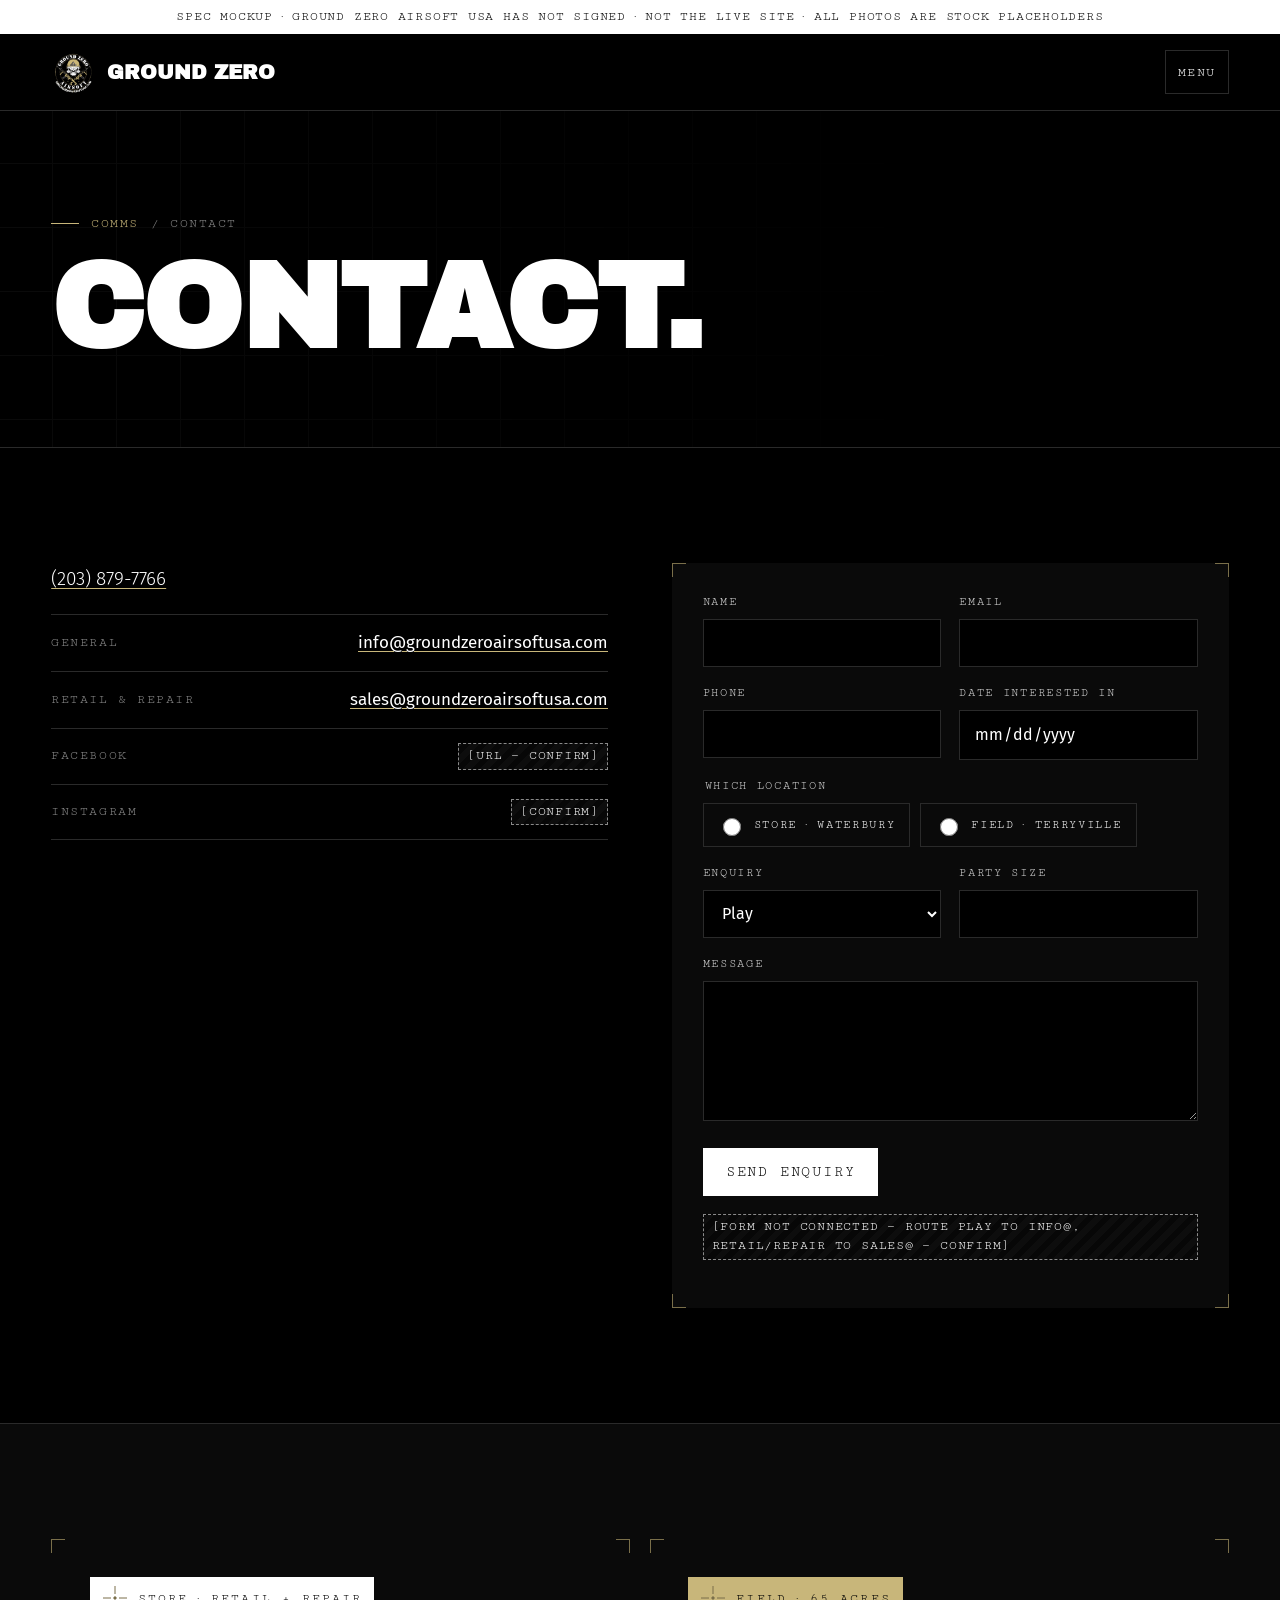
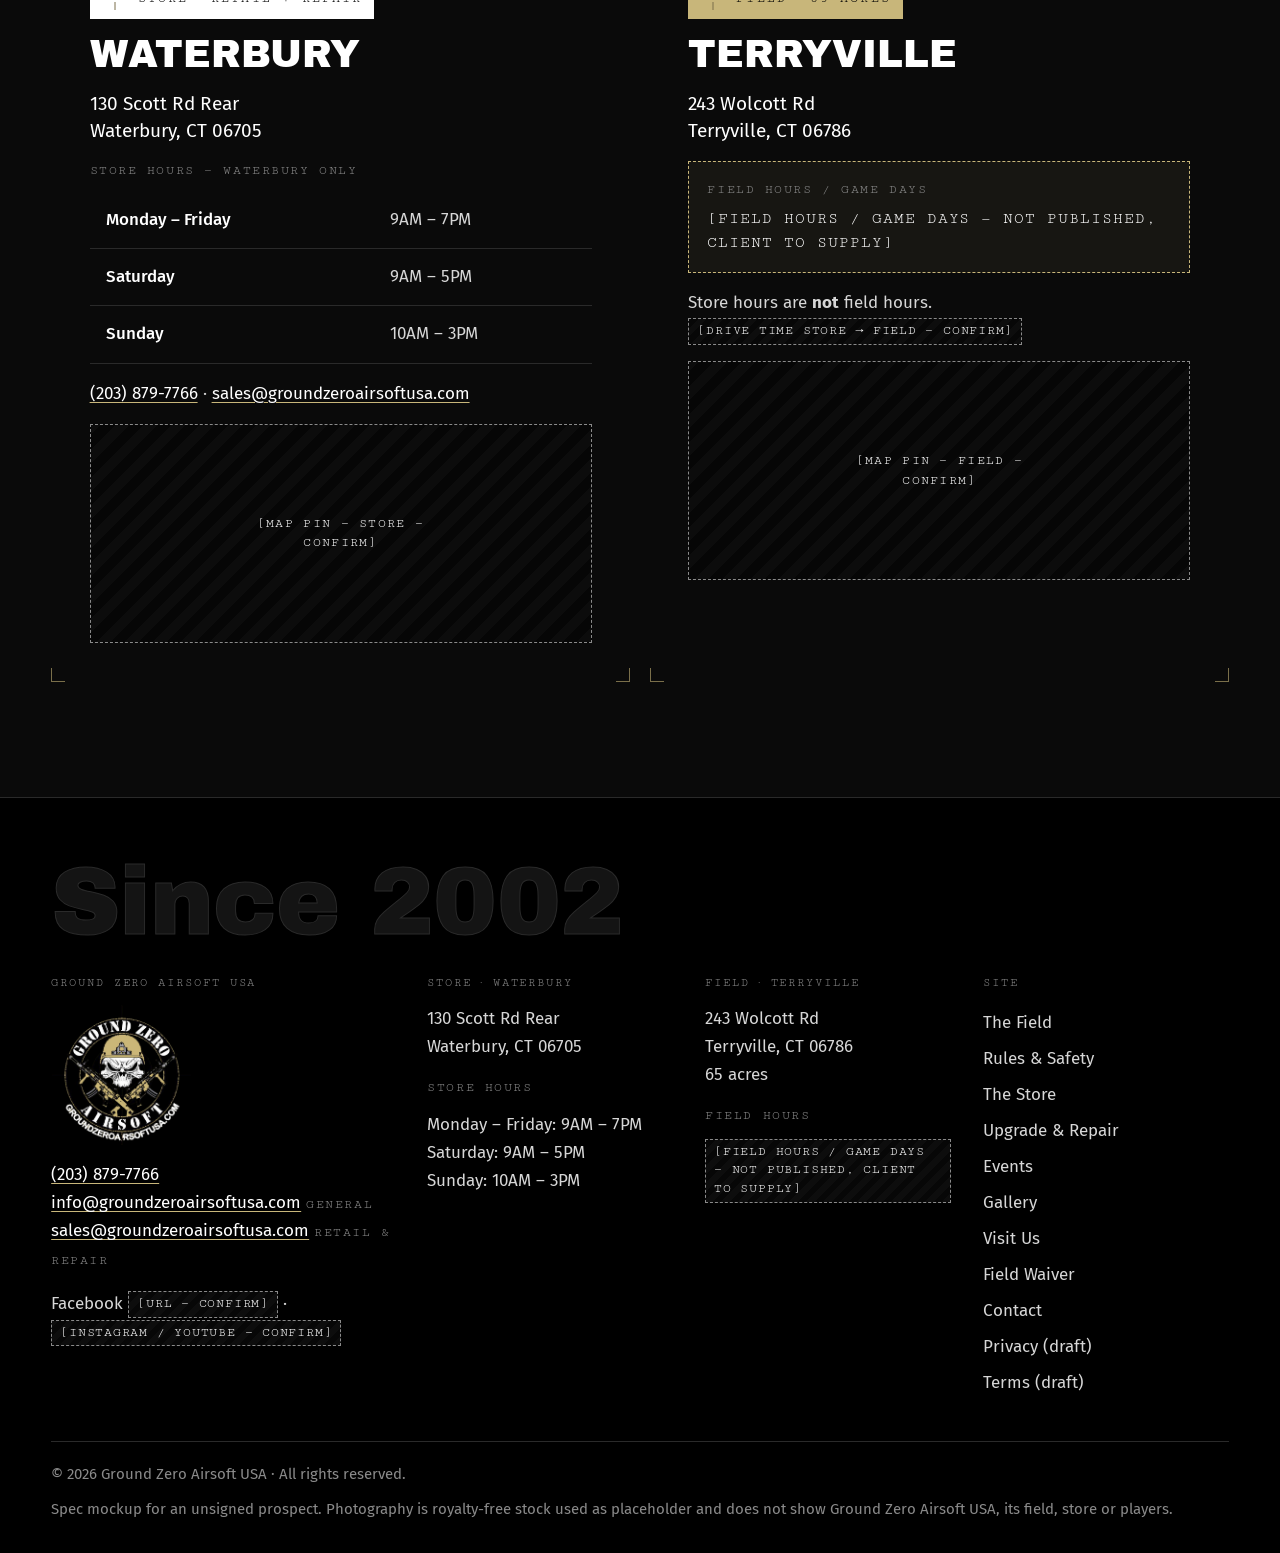
<file: contact.html>
<!doctype html>
<html lang="en">
<head>
<meta charset="utf-8">
<meta name="viewport" content="width=device-width, initial-scale=1">
<title>Contact | Ground Zero Airsoft USA</title>
<meta name="description" content="Call (203) 879-7766 or email info@ / sales@groundzeroairsoftusa.com.">
<meta name="robots" content="noindex, nofollow">
<meta name="theme-color" content="#000000">
<link rel="icon" href="assets/favicon.svg" type="image/svg+xml">
<link rel="preconnect" href="https://fonts.googleapis.com">
<link rel="preconnect" href="https://fonts.gstatic.com" crossorigin>
<link href="https://fonts.googleapis.com/css2?family=Archivo+Black&family=Cutive+Mono&family=Fira+Sans:wght@400;500;600&display=swap" rel="stylesheet">
<link rel="stylesheet" href="styles.css">
</head>
<body>
<a class="skip" href="#main">Skip to content</a>
<div class="mock-ribbon">Spec mockup · Ground Zero Airsoft USA has not signed · not the live site · all photos are stock placeholders</div>
<header class="site-head">
  <div class="wrap">
    <a class="brand" href="index.html" aria-label="Ground Zero Airsoft USA home"><img class="brand-logo" src="assets/logo-gza.png" alt="" width="44" height="44"><span class="display">Ground Zero</span><span class="mono">Airsoft USA · est. 2002</span></a>
    <button class="menu-btn" aria-expanded="false" aria-controls="site-nav">Menu</button>
    <nav class="nav" id="site-nav" aria-label="Main"><ul><li><a href="index.html">Home</a></li><li><a href="field.html">The Field</a></li><li><a href="rules.html">Rules &amp; Safety</a></li><li><a href="store.html">The Store</a></li><li><a href="upgrade-repair.html">Upgrade &amp; Repair</a></li><li><a href="events.html">Events</a></li><li><a href="gallery.html">Gallery</a></li><li><a href="visit.html">Visit Us</a></li><li><a href="waiver.html">Field Waiver</a></li></ul></nav>
    <a class="head-call" href="tel:+12038797766"><svg class="xmark" viewBox="0 0 26 26" aria-hidden="true" fill="none" stroke="currentColor" stroke-width="1"><path d="M13 1v8M13 17v8M1 13h8M17 13h8"/><circle cx="13" cy="13" r="1.2" fill="currentColor"/></svg>(203) 879-7766</a>
  </div>
</header>
<main id="main">
<section class="page-head">
  <div class="grid-overlay" aria-hidden="true"></div>
  <div class="wrap">
    <p class="eyebrow"><b>COMMS</b> / Contact</p>
    <h1 class="display">Contact.</h1>
    
  </div>
</section>
<section class="section"><div class="wrap split split--top"><div>
  <p class="lede"><a href="tel:+12038797766">(203) 879-7766</a></p>
  <ul class="loc-list"><li><span class="mono">General</span><a href="mailto:info@groundzeroairsoftusa.com">info@groundzeroairsoftusa.com</a></li><li><span class="mono">Retail &amp; repair</span><a href="mailto:sales@groundzeroairsoftusa.com">sales@groundzeroairsoftusa.com</a></li><li><span class="mono">Facebook</span><span class="flag ">[URL — CONFIRM]</span></li><li><span class="mono">Instagram</span><span class="flag ">[CONFIRM]</span></li></ul>
</div><div class="brk panel card rv"><form class="form" data-mock novalidate>
  <div class="row"><div><label for="f-name">Name</label><input id="f-name" required autocomplete="name"></div><div><label for="f-email">Email</label><input id="f-email" type="email" required autocomplete="email"></div></div>
  <div class="row"><div><label for="f-phone">Phone</label><input id="f-phone" type="tel" autocomplete="tel"></div><div><label for="f-date">Date interested in</label><input id="f-date" type="date"></div></div>
  <fieldset><legend>Which location</legend><div class="checks"><label><input type="radio" name="loc" value="store">Store · Waterbury</label><label><input type="radio" name="loc" value="field">Field · Terryville</label></div></fieldset>
  <div class="row"><div><label for="f-type">Enquiry</label><select id="f-type"><option>Play</option><option>Special event</option><option>Retail</option><option>Upgrade / repair</option></select></div><div><label for="f-party">Party size</label><input id="f-party" type="number" min="1" inputmode="numeric"></div></div>
  <div><label for="f-msg">Message</label><textarea id="f-msg"></textarea></div>
  <div class="btn-row"><button class="btn btn--primary" type="submit">Send enquiry</button></div>
  <p class="form-status" role="status" tabindex="-1" hidden></p>
  <p><span class="flag ">[FORM NOT CONNECTED — ROUTE PLAY TO info@, RETAIL/REPAIR TO sales@ — CONFIRM]</span></p>
</form></div></div></section>
<section class="section section--panel"><div class="wrap"><div class="locs"><article class="loc brk rv" id="store-location">
    <span class="tag"><svg class="xmark" viewBox="0 0 26 26" aria-hidden="true" fill="none" stroke="currentColor" stroke-width="1"><path d="M13 1v8M13 17v8M1 13h8M17 13h8"/><circle cx="13" cy="13" r="1.2" fill="currentColor"/></svg>Store · retail + repair</span>
    <h3>Waterbury</h3>
    <address>130 Scott Rd Rear<br>Waterbury, CT 06705</address>
    <table class="dtable"><caption>Store hours — Waterbury only</caption><tbody><tr><th scope="row">Monday – Friday</th><td>9AM – 7PM</td></tr><tr><th scope="row">Saturday</th><td>9AM – 5PM</td></tr><tr><th scope="row">Sunday</th><td>10AM – 3PM</td></tr></tbody></table>
    <p style="margin:0"><a href="tel:+12038797766">(203) 879-7766</a> · <a href="mailto:sales@groundzeroairsoftusa.com">sales@groundzeroairsoftusa.com</a></p>
    <div class="ph-frame"><span>[MAP PIN — STORE — CONFIRM]</span></div>
  </article><article class="loc loc--field brk rv" id="field-location">
    <span class="tag"><svg class="xmark" viewBox="0 0 26 26" aria-hidden="true" fill="none" stroke="currentColor" stroke-width="1"><path d="M13 1v8M13 17v8M1 13h8M17 13h8"/><circle cx="13" cy="13" r="1.2" fill="currentColor"/></svg>Field · 65 acres</span>
    <h3>Terryville</h3>
    <address>243 Wolcott Rd<br>Terryville, CT 06786</address>
    <div class="hours-gap"><p class="mono" style="margin:0 0 8px">Field hours / game days</p><span class="flag">[FIELD HOURS / GAME DAYS — NOT PUBLISHED, CLIENT TO SUPPLY]</span></div>
    <p style="margin:0">Store hours are <strong>not</strong> field hours. <span class="flag ">[DRIVE TIME STORE → FIELD — CONFIRM]</span></p>
    <div class="ph-frame"><span>[MAP PIN — FIELD — CONFIRM]</span></div>
  </article></div></div></section></main>
<footer class="site-foot">
  <div class="wrap">
    <p class="esa" aria-hidden="true">Since 2002</p>
    <div class="foot-grid">
      <div>
        <h2>Ground Zero Airsoft USA</h2>
        <img class="foot-logo" src="assets/logo-gza.png" alt="Ground Zero Airsoft logo" width="140" height="140" loading="lazy">
        <p><a href="tel:+12038797766">(203) 879-7766</a><br><a href="mailto:info@groundzeroairsoftusa.com">info@groundzeroairsoftusa.com</a> <span class="mono">General</span><br><a href="mailto:sales@groundzeroairsoftusa.com">sales@groundzeroairsoftusa.com</a> <span class="mono">Retail &amp; repair</span></p>
        <p>Facebook <span class="flag ">[URL — CONFIRM]</span> · <span class="flag ">[INSTAGRAM / YOUTUBE — CONFIRM]</span></p>
      </div>
      <div>
        <h2>Store · Waterbury</h2>
        <p>130 Scott Rd Rear<br>Waterbury, CT 06705</p>
        <p class="mono">Store hours</p><p>Monday – Friday: 9AM – 7PM<br>Saturday: 9AM – 5PM<br>Sunday: 10AM – 3PM</p>
      </div>
      <div>
        <h2>Field · Terryville</h2>
        <p>243 Wolcott Rd<br>Terryville, CT 06786<br>65 acres</p>
        <p class="mono">Field hours</p><p><span class="flag ">[FIELD HOURS / GAME DAYS — NOT PUBLISHED, CLIENT TO SUPPLY]</span></p>
      </div>
      <div>
        <h2>Site</h2>
        <ul><li><a href="field.html">The Field</a></li><li><a href="rules.html">Rules &amp; Safety</a></li><li><a href="store.html">The Store</a></li><li><a href="upgrade-repair.html">Upgrade &amp; Repair</a></li><li><a href="events.html">Events</a></li><li><a href="gallery.html">Gallery</a></li><li><a href="visit.html">Visit Us</a></li><li><a href="waiver.html">Field Waiver</a></li><li><a href="contact.html">Contact</a></li><li><a href="privacy.html">Privacy (draft)</a></li><li><a href="terms.html">Terms (draft)</a></li></ul>
      </div>
    </div>
    <div class="foot-base">
      <p>© <span data-year>2026</span> Ground Zero Airsoft USA · All rights reserved.</p>
      <p>Spec mockup for an unsigned prospect. Photography is royalty-free stock used as placeholder and does not show Ground Zero Airsoft USA, its field, store or players.</p>
    </div>
  </div>
</footer>
<nav class="action-bar" aria-label="Quick actions">
  <a href="tel:+12038797766">Call</a>
  <a href="waiver.html">Field waiver</a>
</nav>
<script src="script.js" defer></script>
</body>
</html>
</file>
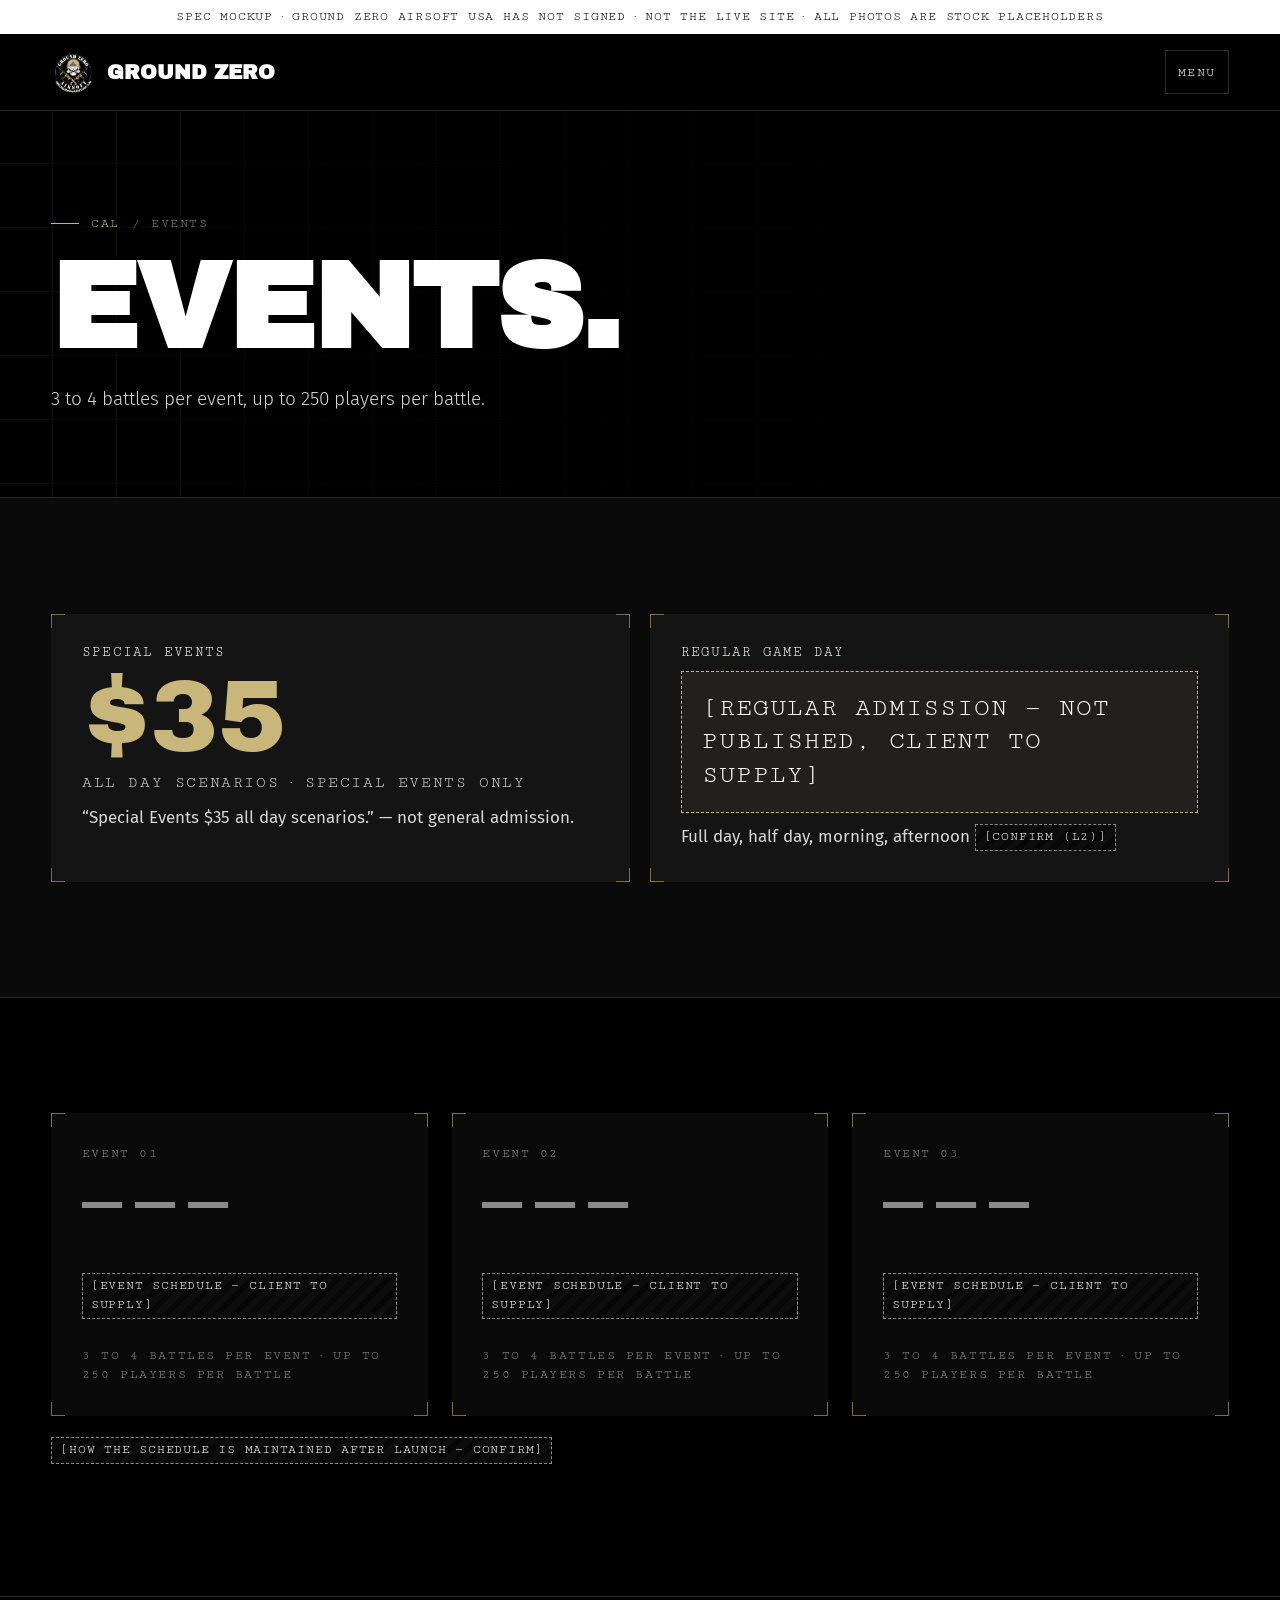
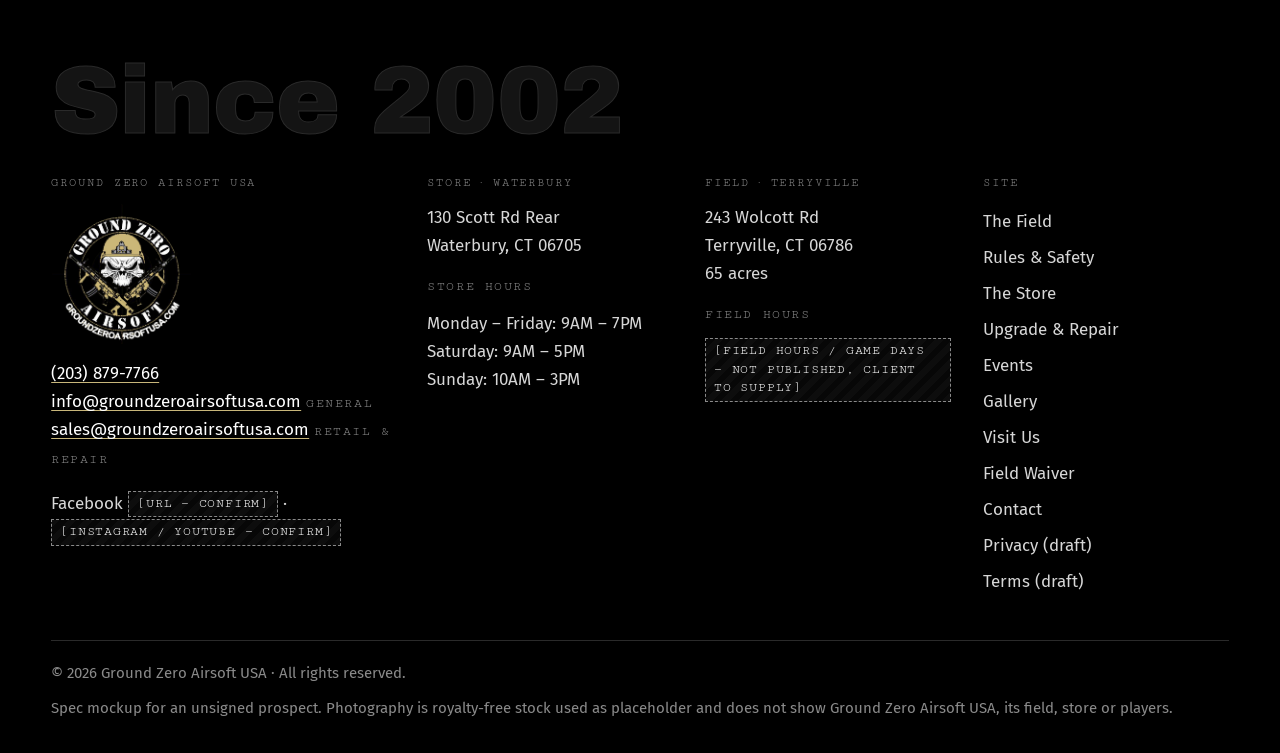
<file: events.html>
<!doctype html>
<html lang="en">
<head>
<meta charset="utf-8">
<meta name="viewport" content="width=device-width, initial-scale=1">
<title>Events &amp; Special Events | Ground Zero Airsoft USA</title>
<meta name="description" content="Special events at Ground Zero Airsoft USA's 65-acre field: $35 all day scenarios.">
<meta name="robots" content="noindex, nofollow">
<meta name="theme-color" content="#000000">
<link rel="icon" href="assets/favicon.svg" type="image/svg+xml">
<link rel="preconnect" href="https://fonts.googleapis.com">
<link rel="preconnect" href="https://fonts.gstatic.com" crossorigin>
<link href="https://fonts.googleapis.com/css2?family=Archivo+Black&family=Cutive+Mono&family=Fira+Sans:wght@400;500;600&display=swap" rel="stylesheet">
<link rel="stylesheet" href="styles.css">
</head>
<body>
<a class="skip" href="#main">Skip to content</a>
<div class="mock-ribbon">Spec mockup · Ground Zero Airsoft USA has not signed · not the live site · all photos are stock placeholders</div>
<header class="site-head">
  <div class="wrap">
    <a class="brand" href="index.html" aria-label="Ground Zero Airsoft USA home"><img class="brand-logo" src="assets/logo-gza.png" alt="" width="44" height="44"><span class="display">Ground Zero</span><span class="mono">Airsoft USA · est. 2002</span></a>
    <button class="menu-btn" aria-expanded="false" aria-controls="site-nav">Menu</button>
    <nav class="nav" id="site-nav" aria-label="Main"><ul><li><a href="index.html">Home</a></li><li><a href="field.html">The Field</a></li><li><a href="rules.html">Rules &amp; Safety</a></li><li><a href="store.html">The Store</a></li><li><a href="upgrade-repair.html">Upgrade &amp; Repair</a></li><li><a href="events.html" aria-current="page">Events</a></li><li><a href="gallery.html">Gallery</a></li><li><a href="visit.html">Visit Us</a></li><li><a href="waiver.html">Field Waiver</a></li></ul></nav>
    <a class="head-call" href="tel:+12038797766"><svg class="xmark" viewBox="0 0 26 26" aria-hidden="true" fill="none" stroke="currentColor" stroke-width="1"><path d="M13 1v8M13 17v8M1 13h8M17 13h8"/><circle cx="13" cy="13" r="1.2" fill="currentColor"/></svg>(203) 879-7766</a>
  </div>
</header>
<main id="main">
<section class="page-head">
  <div class="grid-overlay" aria-hidden="true"></div>
  <div class="wrap">
    <p class="eyebrow"><b>CAL</b> / Events</p>
    <h1 class="display">Events.</h1>
    <p class="lede">3 to 4 battles per event, up to 250 players per battle.</p>
  </div>
</section>
<section class="section section--panel"><div class="wrap"><div class="money">
  <div class="card brk rv">
    <span class="label">Special events</span>
    <span class="fig">$35<small>All day scenarios · special events only</small></span>
    <p style="margin:0">“Special Events $35 all day scenarios.” — not general admission.</p>
  </div>
  <div class="card brk rv">
    <span class="label">Regular game day</span>
    <span class="gapfig">[REGULAR ADMISSION — NOT PUBLISHED, CLIENT TO SUPPLY]</span>
    <p style="margin:0">Full day, half day, morning, afternoon <span class="flag ">[CONFIRM (L2)]</span></p>
  </div>
</div></div></section>
<section class="section"><div class="wrap"><div class="grid grid--3"><article class="event-card card brk rv"><p class="mono">Event 01</p><p class="date">— — —</p><p><span class="flag ">[EVENT SCHEDULE — CLIENT TO SUPPLY]</span></p><p class="mono" style="margin:0">3 to 4 battles per event · up to 250 players per battle</p></article><article class="event-card card brk rv"><p class="mono">Event 02</p><p class="date">— — —</p><p><span class="flag ">[EVENT SCHEDULE — CLIENT TO SUPPLY]</span></p><p class="mono" style="margin:0">3 to 4 battles per event · up to 250 players per battle</p></article><article class="event-card card brk rv"><p class="mono">Event 03</p><p class="date">— — —</p><p><span class="flag ">[EVENT SCHEDULE — CLIENT TO SUPPLY]</span></p><p class="mono" style="margin:0">3 to 4 battles per event · up to 250 players per battle</p></article></div><p style="margin-top:20px"><span class="flag ">[HOW THE SCHEDULE IS MAINTAINED AFTER LAUNCH — CONFIRM]</span></p></div></section></main>
<footer class="site-foot">
  <div class="wrap">
    <p class="esa" aria-hidden="true">Since 2002</p>
    <div class="foot-grid">
      <div>
        <h2>Ground Zero Airsoft USA</h2>
        <img class="foot-logo" src="assets/logo-gza.png" alt="Ground Zero Airsoft logo" width="140" height="140" loading="lazy">
        <p><a href="tel:+12038797766">(203) 879-7766</a><br><a href="mailto:info@groundzeroairsoftusa.com">info@groundzeroairsoftusa.com</a> <span class="mono">General</span><br><a href="mailto:sales@groundzeroairsoftusa.com">sales@groundzeroairsoftusa.com</a> <span class="mono">Retail &amp; repair</span></p>
        <p>Facebook <span class="flag ">[URL — CONFIRM]</span> · <span class="flag ">[INSTAGRAM / YOUTUBE — CONFIRM]</span></p>
      </div>
      <div>
        <h2>Store · Waterbury</h2>
        <p>130 Scott Rd Rear<br>Waterbury, CT 06705</p>
        <p class="mono">Store hours</p><p>Monday – Friday: 9AM – 7PM<br>Saturday: 9AM – 5PM<br>Sunday: 10AM – 3PM</p>
      </div>
      <div>
        <h2>Field · Terryville</h2>
        <p>243 Wolcott Rd<br>Terryville, CT 06786<br>65 acres</p>
        <p class="mono">Field hours</p><p><span class="flag ">[FIELD HOURS / GAME DAYS — NOT PUBLISHED, CLIENT TO SUPPLY]</span></p>
      </div>
      <div>
        <h2>Site</h2>
        <ul><li><a href="field.html">The Field</a></li><li><a href="rules.html">Rules &amp; Safety</a></li><li><a href="store.html">The Store</a></li><li><a href="upgrade-repair.html">Upgrade &amp; Repair</a></li><li><a href="events.html">Events</a></li><li><a href="gallery.html">Gallery</a></li><li><a href="visit.html">Visit Us</a></li><li><a href="waiver.html">Field Waiver</a></li><li><a href="contact.html">Contact</a></li><li><a href="privacy.html">Privacy (draft)</a></li><li><a href="terms.html">Terms (draft)</a></li></ul>
      </div>
    </div>
    <div class="foot-base">
      <p>© <span data-year>2026</span> Ground Zero Airsoft USA · All rights reserved.</p>
      <p>Spec mockup for an unsigned prospect. Photography is royalty-free stock used as placeholder and does not show Ground Zero Airsoft USA, its field, store or players.</p>
    </div>
  </div>
</footer>
<nav class="action-bar" aria-label="Quick actions">
  <a href="tel:+12038797766">Call</a>
  <a href="waiver.html">Field waiver</a>
</nav>
<script src="script.js" defer></script>
</body>
</html>
</file>
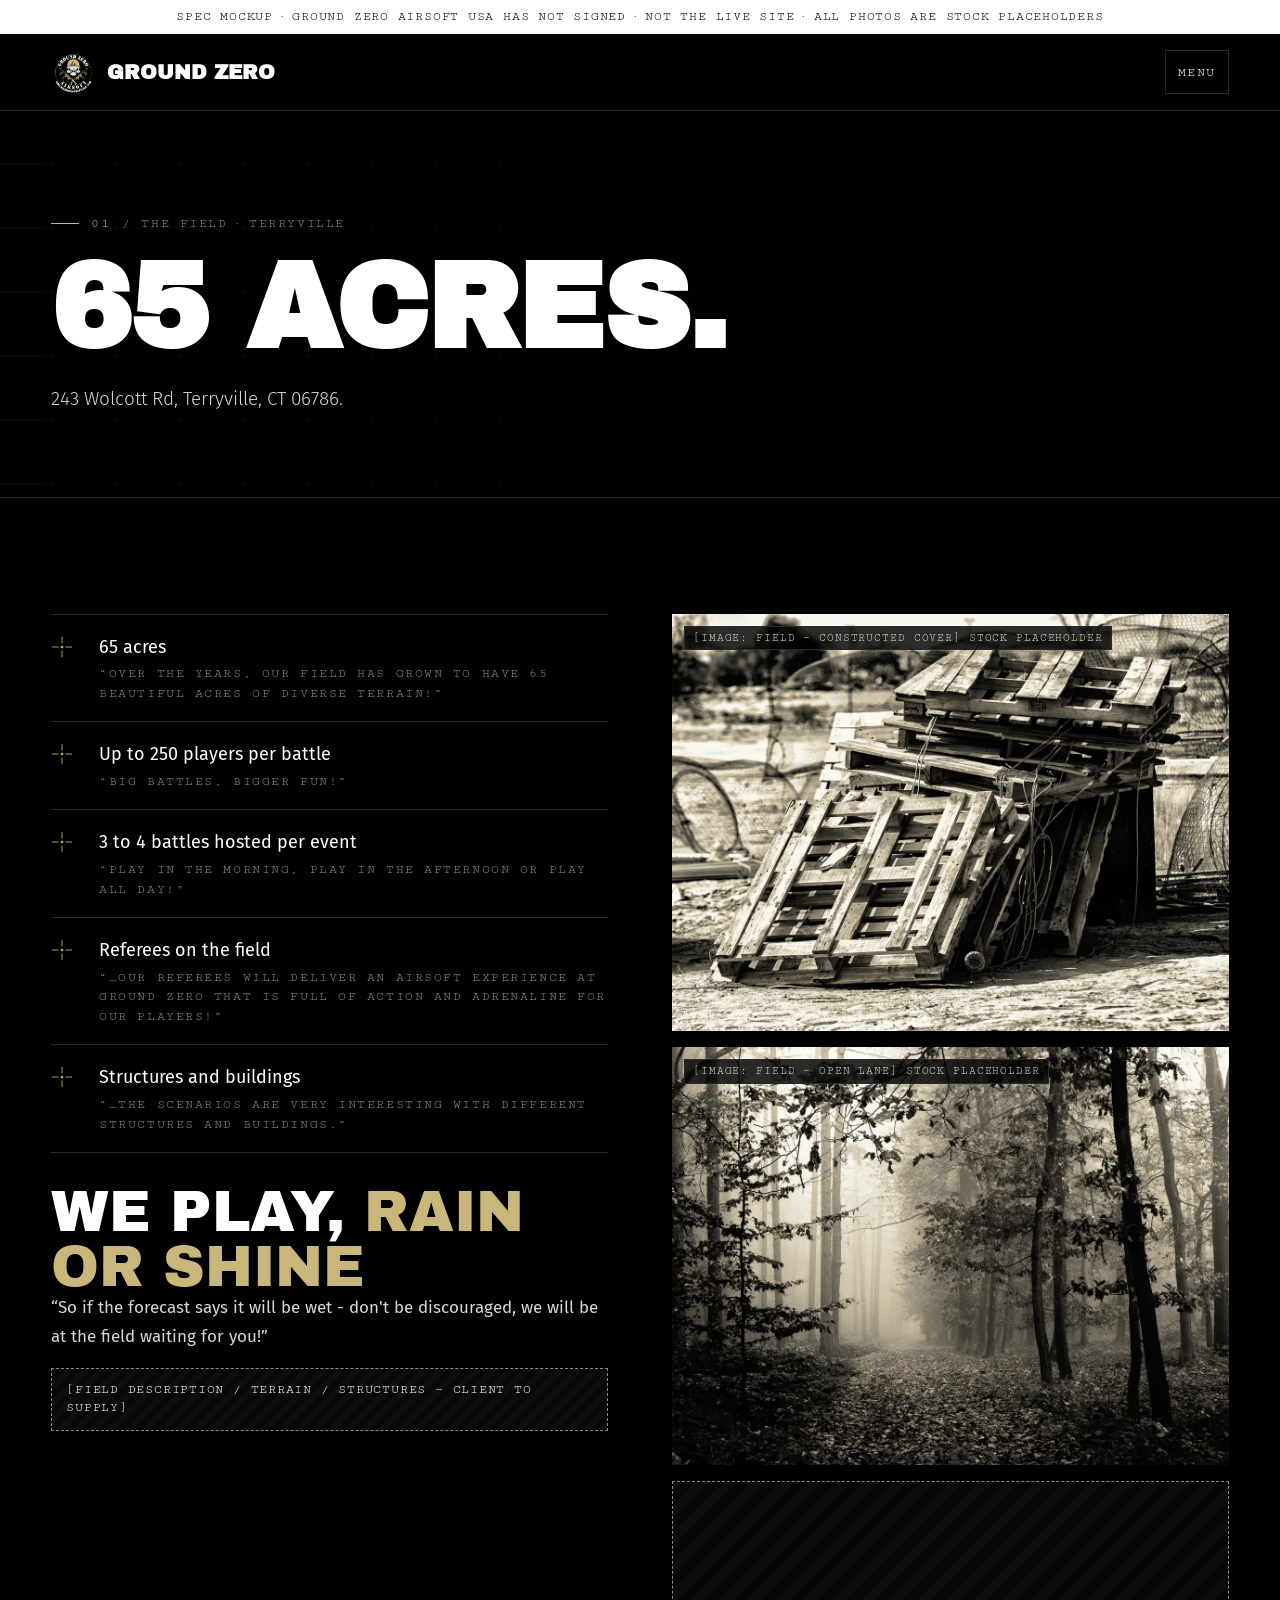
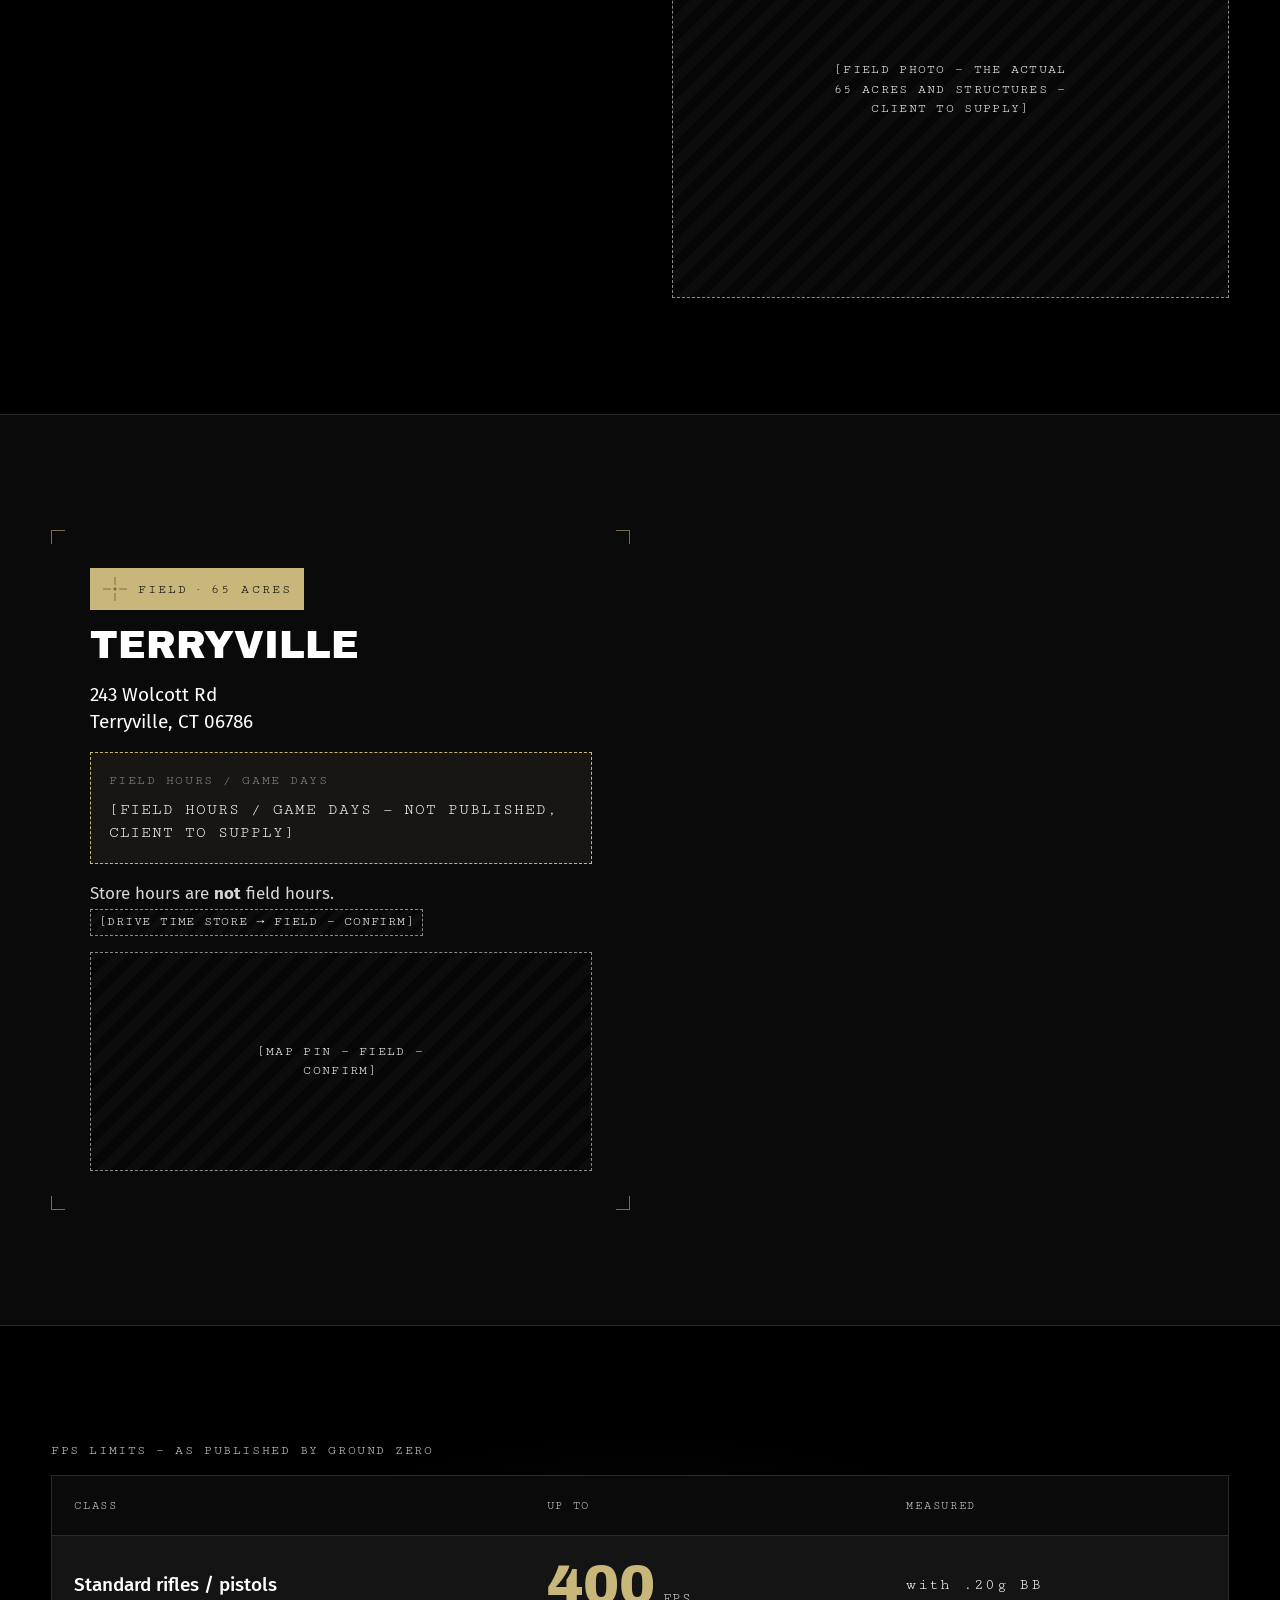
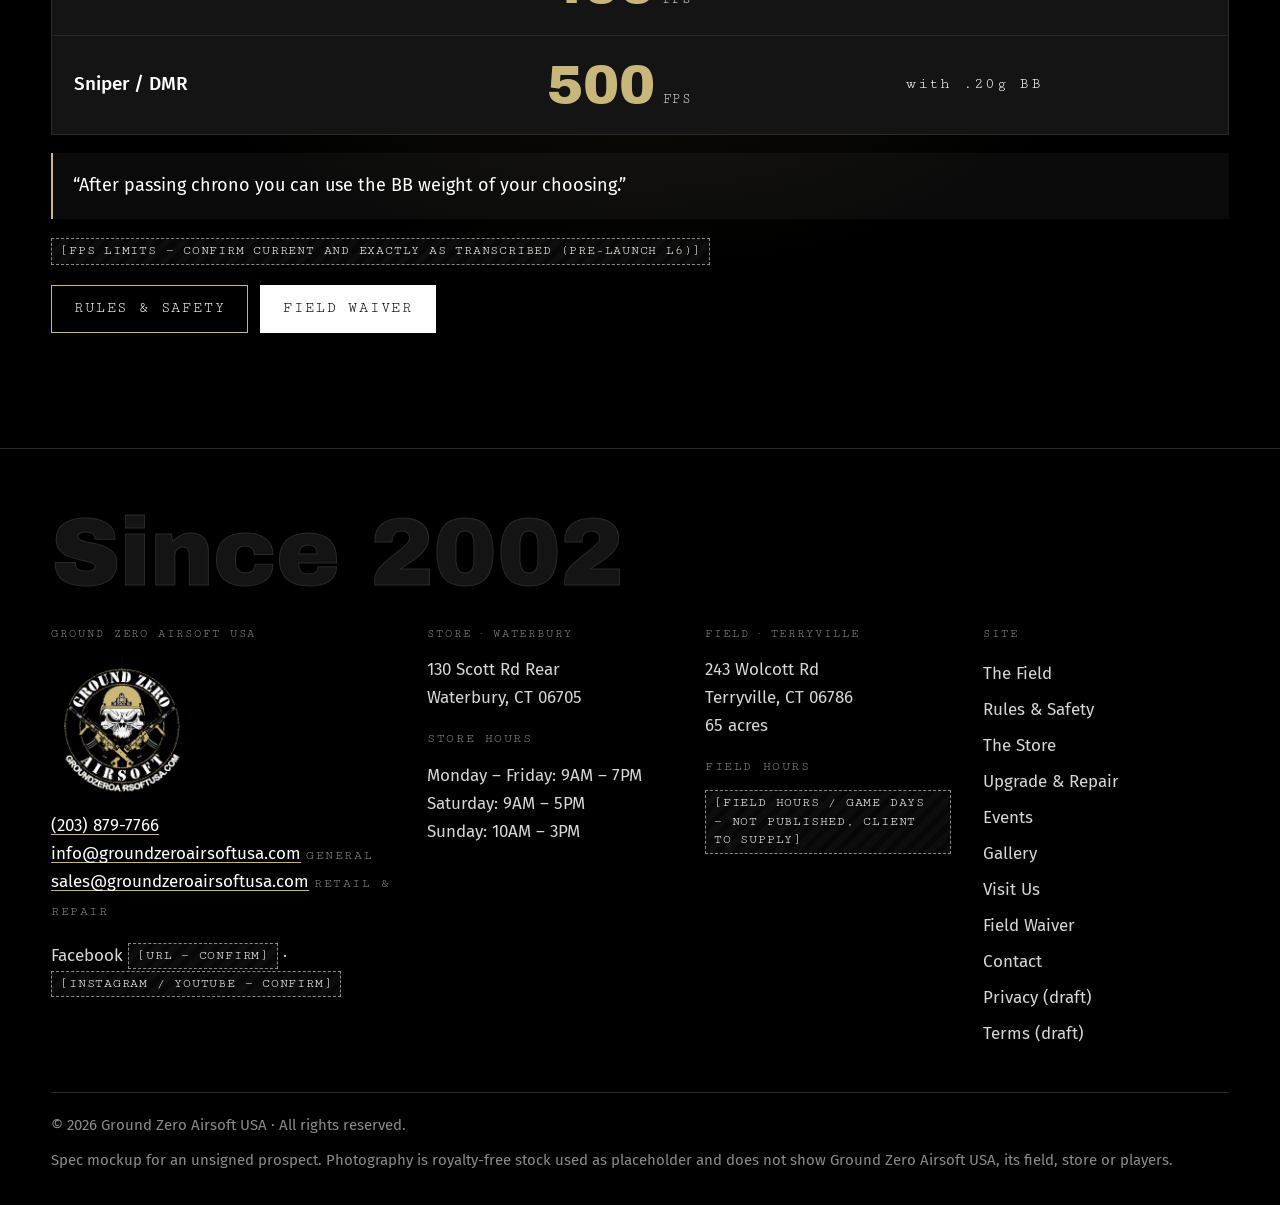
<file: field.html>
<!doctype html>
<html lang="en">
<head>
<meta charset="utf-8">
<meta name="viewport" content="width=device-width, initial-scale=1">
<title>The Field — 65 Acres in Terryville, CT | Ground Zero Airsoft USA</title>
<meta name="description" content="Ground Zero's 65-acre outdoor airsoft field at 243 Wolcott Rd, Terryville, CT. Up to 250 players per battle.">
<meta name="robots" content="noindex, nofollow">
<meta name="theme-color" content="#000000">
<link rel="icon" href="assets/favicon.svg" type="image/svg+xml">
<link rel="preconnect" href="https://fonts.googleapis.com">
<link rel="preconnect" href="https://fonts.gstatic.com" crossorigin>
<link href="https://fonts.googleapis.com/css2?family=Archivo+Black&family=Cutive+Mono&family=Fira+Sans:wght@400;500;600&display=swap" rel="stylesheet">
<link rel="stylesheet" href="styles.css">
</head>
<body>
<a class="skip" href="#main">Skip to content</a>
<div class="mock-ribbon">Spec mockup · Ground Zero Airsoft USA has not signed · not the live site · all photos are stock placeholders</div>
<header class="site-head">
  <div class="wrap">
    <a class="brand" href="index.html" aria-label="Ground Zero Airsoft USA home"><img class="brand-logo" src="assets/logo-gza.png" alt="" width="44" height="44"><span class="display">Ground Zero</span><span class="mono">Airsoft USA · est. 2002</span></a>
    <button class="menu-btn" aria-expanded="false" aria-controls="site-nav">Menu</button>
    <nav class="nav" id="site-nav" aria-label="Main"><ul><li><a href="index.html">Home</a></li><li><a href="field.html" aria-current="page">The Field</a></li><li><a href="rules.html">Rules &amp; Safety</a></li><li><a href="store.html">The Store</a></li><li><a href="upgrade-repair.html">Upgrade &amp; Repair</a></li><li><a href="events.html">Events</a></li><li><a href="gallery.html">Gallery</a></li><li><a href="visit.html">Visit Us</a></li><li><a href="waiver.html">Field Waiver</a></li></ul></nav>
    <a class="head-call" href="tel:+12038797766"><svg class="xmark" viewBox="0 0 26 26" aria-hidden="true" fill="none" stroke="currentColor" stroke-width="1"><path d="M13 1v8M13 17v8M1 13h8M17 13h8"/><circle cx="13" cy="13" r="1.2" fill="currentColor"/></svg>(203) 879-7766</a>
  </div>
</header>
<main id="main">
<section class="page-head">
  <div class="grid-overlay" aria-hidden="true"></div>
  <div class="wrap">
    <p class="eyebrow"><b>01</b> / The field · Terryville</p>
    <h1 class="display">65 acres.</h1>
    <p class="lede">243 Wolcott Rd, Terryville, CT 06786.</p>
  </div>
</section>
<section class="section"><div class="wrap split split--top">
  <div><ul class="mission"><li><svg class="xmark" viewBox="0 0 26 26" aria-hidden="true" fill="none" stroke="currentColor" stroke-width="1"><path d="M13 1v8M13 17v8M1 13h8M17 13h8"/><circle cx="13" cy="13" r="1.2" fill="currentColor"/></svg><span>65 acres<span class=mono>“Over the years, our field has grown to have 65 beautiful acres of diverse terrain!”</span></span></li><li><svg class="xmark" viewBox="0 0 26 26" aria-hidden="true" fill="none" stroke="currentColor" stroke-width="1"><path d="M13 1v8M13 17v8M1 13h8M17 13h8"/><circle cx="13" cy="13" r="1.2" fill="currentColor"/></svg><span>Up to 250 players per battle<span class=mono>“BIG battles, BIGGER fun!”</span></span></li><li><svg class="xmark" viewBox="0 0 26 26" aria-hidden="true" fill="none" stroke="currentColor" stroke-width="1"><path d="M13 1v8M13 17v8M1 13h8M17 13h8"/><circle cx="13" cy="13" r="1.2" fill="currentColor"/></svg><span>3 to 4 battles hosted per event<span class=mono>“Play in the morning, play in the afternoon or play all day!”</span></span></li><li><svg class="xmark" viewBox="0 0 26 26" aria-hidden="true" fill="none" stroke="currentColor" stroke-width="1"><path d="M13 1v8M13 17v8M1 13h8M17 13h8"/><circle cx="13" cy="13" r="1.2" fill="currentColor"/></svg><span>Referees on the field<span class=mono>“…our referees will deliver an airsoft experience at Ground Zero that is full of action and adrenaline for our players!”</span></span></li><li><svg class="xmark" viewBox="0 0 26 26" aria-hidden="true" fill="none" stroke="currentColor" stroke-width="1"><path d="M13 1v8M13 17v8M1 13h8M17 13h8"/><circle cx="13" cy="13" r="1.2" fill="currentColor"/></svg><span>Structures and buildings<span class=mono>“…the scenarios are very interesting with different structures and buildings.”</span></span></li></ul><p class="rain" style="margin-top:32px;font-size:clamp(2rem,5vw,3.6rem)">We play, <span>rain or shine</span></p><p>“So if the forecast says it will be wet - don't be discouraged, we will be at the field waiting for you!”</p><span class="flag flag--block ">[FIELD DESCRIPTION / TERRAIN / STRUCTURES — CLIENT TO SUPPLY]</span></div>
  <div style="display:grid;gap:16px"><figure style="margin:0;position:relative;aspect-ratio:4/3;overflow:hidden"><img src="assets/img/PLACEHOLDER-field-cover.webp" alt="Stacked tyres and pallets forming field cover" width="1200" height="900" loading="lazy" style="width:100%;height:100%;object-fit:cover"><figcaption class="ph-cap">[IMAGE: field — constructed cover] stock placeholder</figcaption></figure><figure style="margin:0;position:relative;aspect-ratio:4/3;overflow:hidden"><img src="assets/img/PLACEHOLDER-field-lane.webp" alt="Open lane through woods with wooden structures" width="1200" height="900" loading="lazy" style="width:100%;height:100%;object-fit:cover"><figcaption class="ph-cap">[IMAGE: field — open lane] stock placeholder</figcaption></figure><div class="ph-frame"><span>[FIELD PHOTO — THE ACTUAL 65 ACRES AND STRUCTURES — CLIENT TO SUPPLY]</span></div></div>
</div></section>
<section class="section section--panel"><div class="wrap"><div class="locs"><article class="loc loc--field brk rv" id="field-location">
    <span class="tag"><svg class="xmark" viewBox="0 0 26 26" aria-hidden="true" fill="none" stroke="currentColor" stroke-width="1"><path d="M13 1v8M13 17v8M1 13h8M17 13h8"/><circle cx="13" cy="13" r="1.2" fill="currentColor"/></svg>Field · 65 acres</span>
    <h3>Terryville</h3>
    <address>243 Wolcott Rd<br>Terryville, CT 06786</address>
    <div class="hours-gap"><p class="mono" style="margin:0 0 8px">Field hours / game days</p><span class="flag">[FIELD HOURS / GAME DAYS — NOT PUBLISHED, CLIENT TO SUPPLY]</span></div>
    <p style="margin:0">Store hours are <strong>not</strong> field hours. <span class="flag ">[DRIVE TIME STORE → FIELD — CONFIRM]</span></p>
    <div class="ph-frame"><span>[MAP PIN — FIELD — CONFIRM]</span></div>
  </article></div></div></section>
<section class="section"><div class="wrap"><div class="fps-wrap rv" id="fps-limits">
<table class="fps">
  <caption>FPS limits — as published by Ground Zero</caption>
  <thead><tr><th scope="col">Class</th><th scope="col">Up to</th><th scope="col">Measured</th></tr></thead>
  <tbody><tr><th scope="row">Standard rifles / pistols</th><td data-label="Limit"><span class="lim"><span data-count="400">400</span><small>FPS</small></span></td><td data-label="Measured" class="bb">with .20g BB</td></tr><tr><th scope="row">Sniper / DMR</th><td data-label="Limit"><span class="lim"><span data-count="500">500</span><small>FPS</small></span></td><td data-label="Measured" class="bb">with .20g BB</td></tr></tbody>
</table>
<p class="chrono-line">“After passing chrono you can use the BB weight of your choosing.”</p>
<p><span class="flag ">[FPS LIMITS — CONFIRM CURRENT AND EXACTLY AS TRANSCRIBED (PRE-LAUNCH L6)]</span></p>
</div><div class="btn-row" style="margin-top:20px"><a class="btn btn--ghost" href="rules.html">Rules &amp; safety</a><a class="btn btn--primary" href="waiver.html">Field waiver</a></div></div></section></main>
<footer class="site-foot">
  <div class="wrap">
    <p class="esa" aria-hidden="true">Since 2002</p>
    <div class="foot-grid">
      <div>
        <h2>Ground Zero Airsoft USA</h2>
        <img class="foot-logo" src="assets/logo-gza.png" alt="Ground Zero Airsoft logo" width="140" height="140" loading="lazy">
        <p><a href="tel:+12038797766">(203) 879-7766</a><br><a href="mailto:info@groundzeroairsoftusa.com">info@groundzeroairsoftusa.com</a> <span class="mono">General</span><br><a href="mailto:sales@groundzeroairsoftusa.com">sales@groundzeroairsoftusa.com</a> <span class="mono">Retail &amp; repair</span></p>
        <p>Facebook <span class="flag ">[URL — CONFIRM]</span> · <span class="flag ">[INSTAGRAM / YOUTUBE — CONFIRM]</span></p>
      </div>
      <div>
        <h2>Store · Waterbury</h2>
        <p>130 Scott Rd Rear<br>Waterbury, CT 06705</p>
        <p class="mono">Store hours</p><p>Monday – Friday: 9AM – 7PM<br>Saturday: 9AM – 5PM<br>Sunday: 10AM – 3PM</p>
      </div>
      <div>
        <h2>Field · Terryville</h2>
        <p>243 Wolcott Rd<br>Terryville, CT 06786<br>65 acres</p>
        <p class="mono">Field hours</p><p><span class="flag ">[FIELD HOURS / GAME DAYS — NOT PUBLISHED, CLIENT TO SUPPLY]</span></p>
      </div>
      <div>
        <h2>Site</h2>
        <ul><li><a href="field.html">The Field</a></li><li><a href="rules.html">Rules &amp; Safety</a></li><li><a href="store.html">The Store</a></li><li><a href="upgrade-repair.html">Upgrade &amp; Repair</a></li><li><a href="events.html">Events</a></li><li><a href="gallery.html">Gallery</a></li><li><a href="visit.html">Visit Us</a></li><li><a href="waiver.html">Field Waiver</a></li><li><a href="contact.html">Contact</a></li><li><a href="privacy.html">Privacy (draft)</a></li><li><a href="terms.html">Terms (draft)</a></li></ul>
      </div>
    </div>
    <div class="foot-base">
      <p>© <span data-year>2026</span> Ground Zero Airsoft USA · All rights reserved.</p>
      <p>Spec mockup for an unsigned prospect. Photography is royalty-free stock used as placeholder and does not show Ground Zero Airsoft USA, its field, store or players.</p>
    </div>
  </div>
</footer>
<nav class="action-bar" aria-label="Quick actions">
  <a href="tel:+12038797766">Call</a>
  <a href="waiver.html">Field waiver</a>
</nav>
<script src="script.js" defer></script>
</body>
</html>
</file>
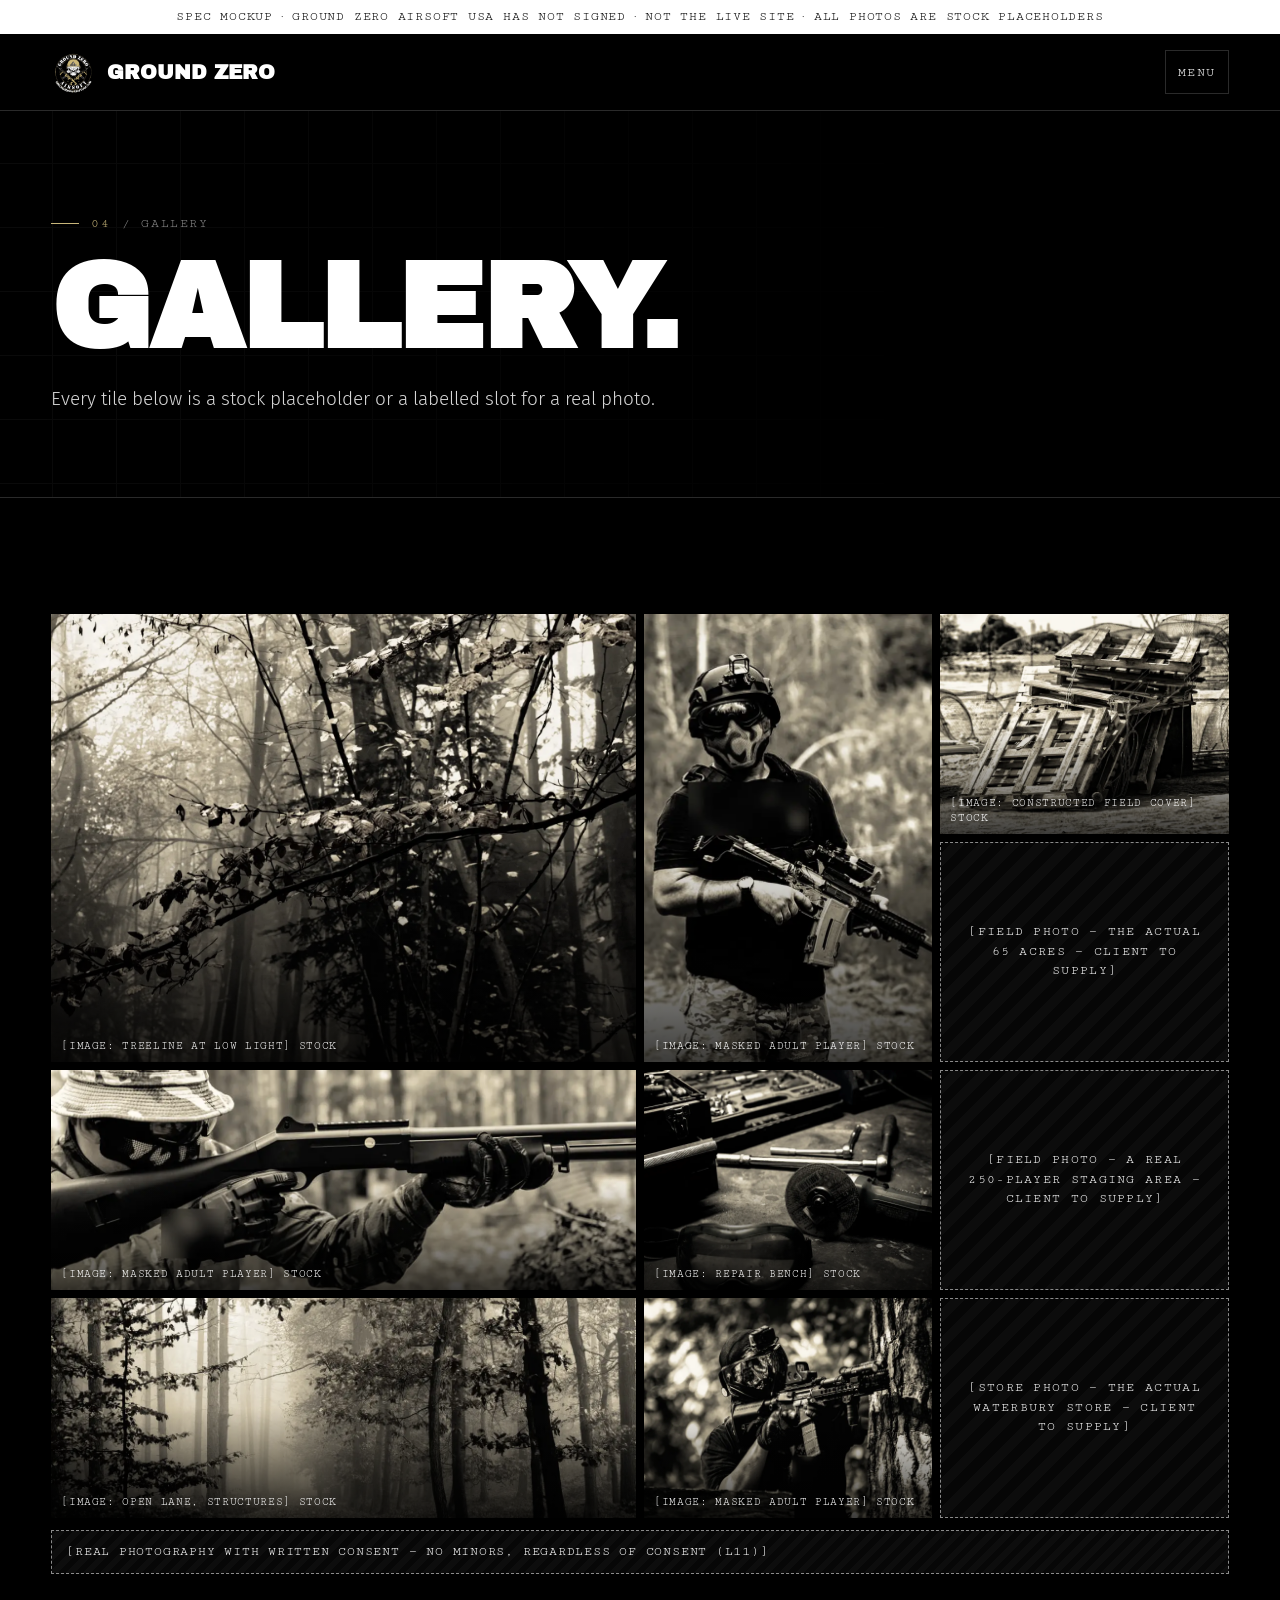
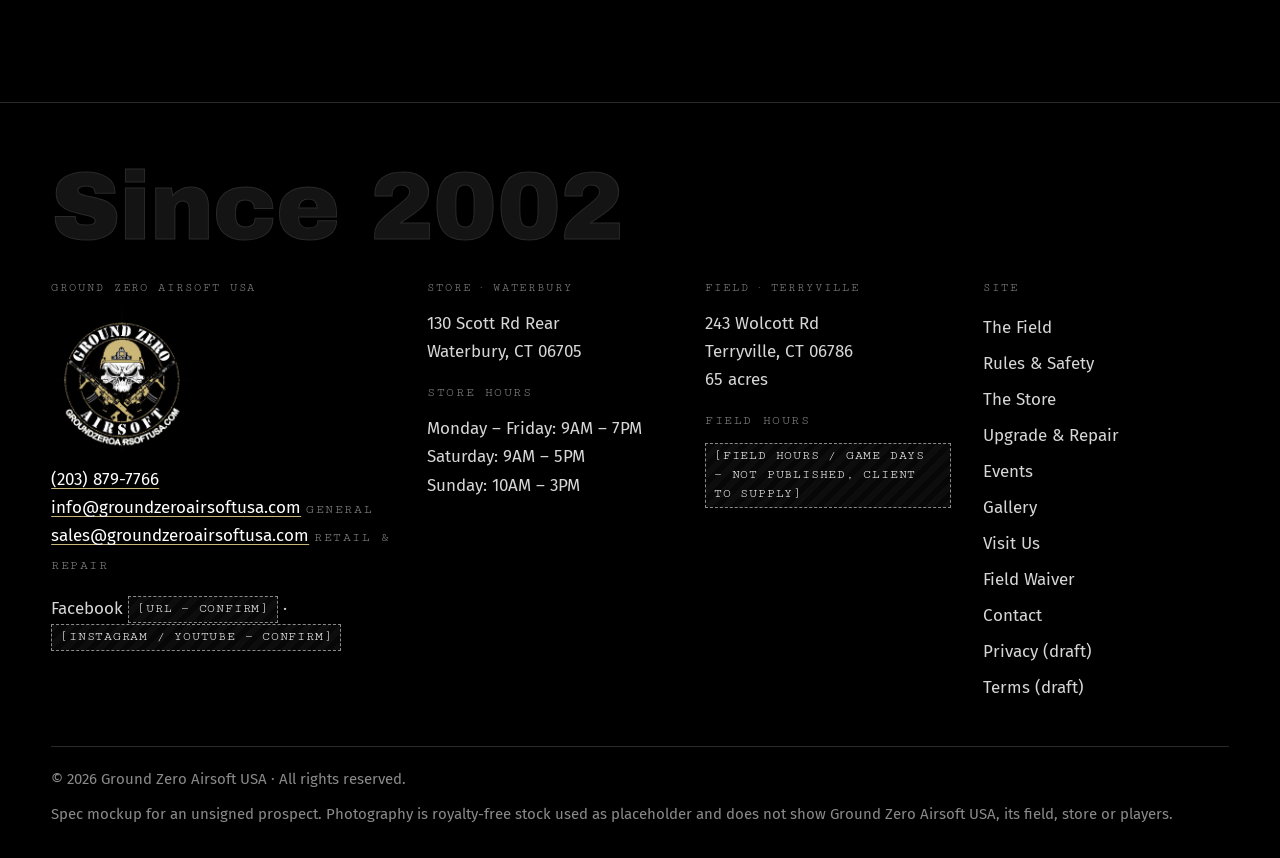
<file: gallery.html>
<!doctype html>
<html lang="en">
<head>
<meta charset="utf-8">
<meta name="viewport" content="width=device-width, initial-scale=1">
<title>Gallery | Ground Zero Airsoft USA</title>
<meta name="description" content="Photos from Ground Zero Airsoft USA's field, store and repair bench.">
<meta name="robots" content="noindex, nofollow">
<meta name="theme-color" content="#000000">
<link rel="icon" href="assets/favicon.svg" type="image/svg+xml">
<link rel="preconnect" href="https://fonts.googleapis.com">
<link rel="preconnect" href="https://fonts.gstatic.com" crossorigin>
<link href="https://fonts.googleapis.com/css2?family=Archivo+Black&family=Cutive+Mono&family=Fira+Sans:wght@400;500;600&display=swap" rel="stylesheet">
<link rel="stylesheet" href="styles.css">
</head>
<body>
<a class="skip" href="#main">Skip to content</a>
<div class="mock-ribbon">Spec mockup · Ground Zero Airsoft USA has not signed · not the live site · all photos are stock placeholders</div>
<header class="site-head">
  <div class="wrap">
    <a class="brand" href="index.html" aria-label="Ground Zero Airsoft USA home"><img class="brand-logo" src="assets/logo-gza.png" alt="" width="44" height="44"><span class="display">Ground Zero</span><span class="mono">Airsoft USA · est. 2002</span></a>
    <button class="menu-btn" aria-expanded="false" aria-controls="site-nav">Menu</button>
    <nav class="nav" id="site-nav" aria-label="Main"><ul><li><a href="index.html">Home</a></li><li><a href="field.html">The Field</a></li><li><a href="rules.html">Rules &amp; Safety</a></li><li><a href="store.html">The Store</a></li><li><a href="upgrade-repair.html">Upgrade &amp; Repair</a></li><li><a href="events.html">Events</a></li><li><a href="gallery.html" aria-current="page">Gallery</a></li><li><a href="visit.html">Visit Us</a></li><li><a href="waiver.html">Field Waiver</a></li></ul></nav>
    <a class="head-call" href="tel:+12038797766"><svg class="xmark" viewBox="0 0 26 26" aria-hidden="true" fill="none" stroke="currentColor" stroke-width="1"><path d="M13 1v8M13 17v8M1 13h8M17 13h8"/><circle cx="13" cy="13" r="1.2" fill="currentColor"/></svg>(203) 879-7766</a>
  </div>
</header>
<main id="main">
<section class="page-head">
  <div class="grid-overlay" aria-hidden="true"></div>
  <div class="wrap">
    <p class="eyebrow"><b>04</b> / Gallery</p>
    <h1 class="display">Gallery.</h1>
    <p class="lede">Every tile below is a stock placeholder or a labelled slot for a real photo.</p>
  </div>
</section>
<section class="section"><div class="wrap"><div class="gallery rv-stagger"><figure class="w2 h2"><img src="assets/img/PLACEHOLDER-hero-treeline.webp" alt="Mixed-hardwood treeline in low light" width="1200" height="900" loading="lazy"><figcaption>[IMAGE: treeline at low light] stock</figcaption></figure><figure class="h2"><img src="assets/img/PLACEHOLDER-player-a.webp" alt="Masked adult airsoft player in woodland, replica raised" width="1200" height="900" loading="lazy"><figcaption>[IMAGE: masked adult player] stock</figcaption></figure><figure class=""><img src="assets/img/PLACEHOLDER-field-cover.webp" alt="Stacked tyres and pallets forming field cover" width="1200" height="900" loading="lazy"><figcaption>[IMAGE: constructed field cover] stock</figcaption></figure><figure class="gap "><div class="ph-frame"><span>[FIELD PHOTO — THE ACTUAL 65 ACRES — CLIENT TO SUPPLY]</span></div></figure><figure class="w2"><img src="assets/img/PLACEHOLDER-player-b.webp" alt="Masked adult player aiming a pump-action replica in autumn woods" width="1200" height="900" loading="lazy"><figcaption>[IMAGE: masked adult player] stock</figcaption></figure><figure class=""><img src="assets/img/PLACEHOLDER-workbench.webp" alt="Metal workbench with hand tools and safety goggles" width="1200" height="900" loading="lazy"><figcaption>[IMAGE: repair bench] stock</figcaption></figure><figure class="gap "><div class="ph-frame"><span>[FIELD PHOTO — A REAL 250-PLAYER STAGING AREA — CLIENT TO SUPPLY]</span></div></figure><figure class="w2"><img src="assets/img/PLACEHOLDER-field-lane.webp" alt="Open lane through woods with wooden structures" width="1200" height="900" loading="lazy"><figcaption>[IMAGE: open lane, structures] stock</figcaption></figure><figure class=""><img src="assets/img/PLACEHOLDER-player-c.webp" alt="Masked adult player aiming from behind a tree" width="1200" height="900" loading="lazy"><figcaption>[IMAGE: masked adult player] stock</figcaption></figure><figure class="gap "><div class="ph-frame"><span>[STORE PHOTO — THE ACTUAL WATERBURY STORE — CLIENT TO SUPPLY]</span></div></figure></div><span class="flag flag--block ">[REAL PHOTOGRAPHY WITH WRITTEN CONSENT — NO MINORS, REGARDLESS OF CONSENT (L11)]</span></div></section></main>
<footer class="site-foot">
  <div class="wrap">
    <p class="esa" aria-hidden="true">Since 2002</p>
    <div class="foot-grid">
      <div>
        <h2>Ground Zero Airsoft USA</h2>
        <img class="foot-logo" src="assets/logo-gza.png" alt="Ground Zero Airsoft logo" width="140" height="140" loading="lazy">
        <p><a href="tel:+12038797766">(203) 879-7766</a><br><a href="mailto:info@groundzeroairsoftusa.com">info@groundzeroairsoftusa.com</a> <span class="mono">General</span><br><a href="mailto:sales@groundzeroairsoftusa.com">sales@groundzeroairsoftusa.com</a> <span class="mono">Retail &amp; repair</span></p>
        <p>Facebook <span class="flag ">[URL — CONFIRM]</span> · <span class="flag ">[INSTAGRAM / YOUTUBE — CONFIRM]</span></p>
      </div>
      <div>
        <h2>Store · Waterbury</h2>
        <p>130 Scott Rd Rear<br>Waterbury, CT 06705</p>
        <p class="mono">Store hours</p><p>Monday – Friday: 9AM – 7PM<br>Saturday: 9AM – 5PM<br>Sunday: 10AM – 3PM</p>
      </div>
      <div>
        <h2>Field · Terryville</h2>
        <p>243 Wolcott Rd<br>Terryville, CT 06786<br>65 acres</p>
        <p class="mono">Field hours</p><p><span class="flag ">[FIELD HOURS / GAME DAYS — NOT PUBLISHED, CLIENT TO SUPPLY]</span></p>
      </div>
      <div>
        <h2>Site</h2>
        <ul><li><a href="field.html">The Field</a></li><li><a href="rules.html">Rules &amp; Safety</a></li><li><a href="store.html">The Store</a></li><li><a href="upgrade-repair.html">Upgrade &amp; Repair</a></li><li><a href="events.html">Events</a></li><li><a href="gallery.html">Gallery</a></li><li><a href="visit.html">Visit Us</a></li><li><a href="waiver.html">Field Waiver</a></li><li><a href="contact.html">Contact</a></li><li><a href="privacy.html">Privacy (draft)</a></li><li><a href="terms.html">Terms (draft)</a></li></ul>
      </div>
    </div>
    <div class="foot-base">
      <p>© <span data-year>2026</span> Ground Zero Airsoft USA · All rights reserved.</p>
      <p>Spec mockup for an unsigned prospect. Photography is royalty-free stock used as placeholder and does not show Ground Zero Airsoft USA, its field, store or players.</p>
    </div>
  </div>
</footer>
<nav class="action-bar" aria-label="Quick actions">
  <a href="tel:+12038797766">Call</a>
  <a href="waiver.html">Field waiver</a>
</nav>
<script src="script.js" defer></script>
</body>
</html>
</file>
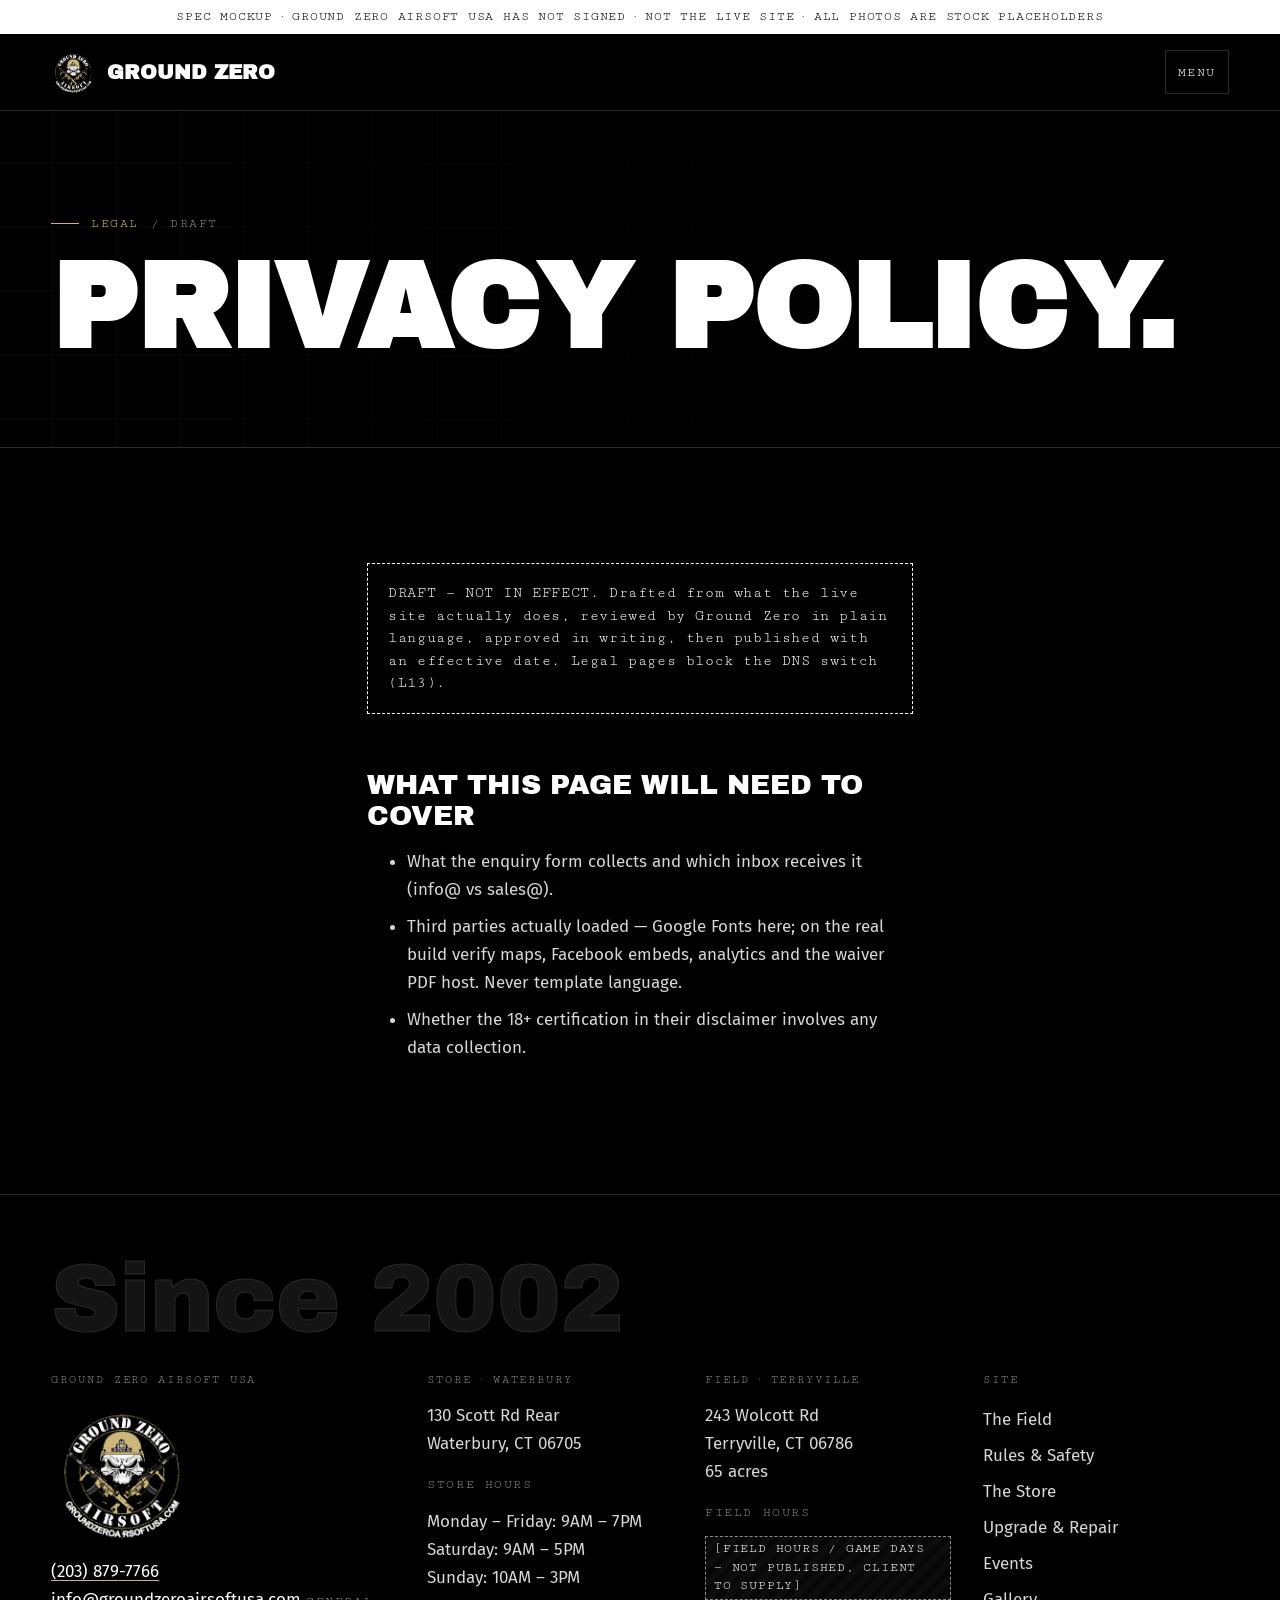
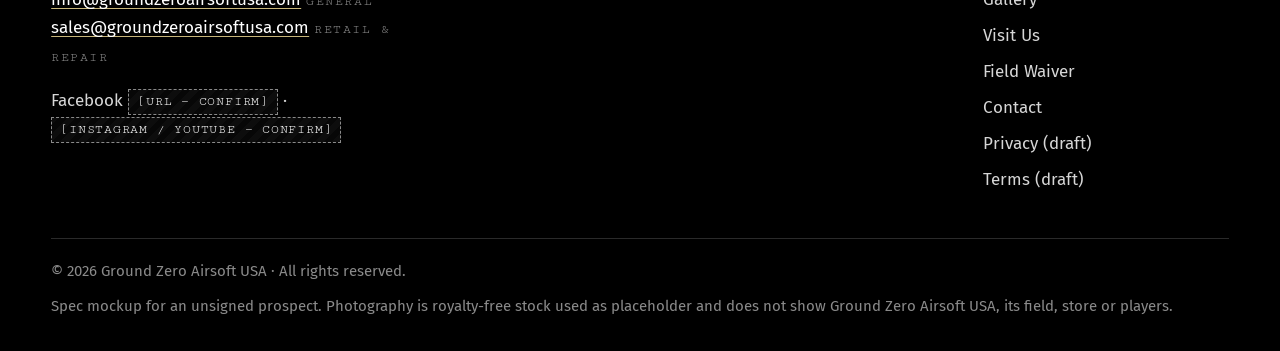
<file: privacy.html>
<!doctype html>
<html lang="en">
<head>
<meta charset="utf-8">
<meta name="viewport" content="width=device-width, initial-scale=1">
<title>Privacy Policy (Draft) | Ground Zero Airsoft USA</title>
<meta name="description" content="Draft privacy policy — not in effect.">
<meta name="robots" content="noindex, nofollow">
<meta name="theme-color" content="#000000">
<link rel="icon" href="assets/favicon.svg" type="image/svg+xml">
<link rel="preconnect" href="https://fonts.googleapis.com">
<link rel="preconnect" href="https://fonts.gstatic.com" crossorigin>
<link href="https://fonts.googleapis.com/css2?family=Archivo+Black&family=Cutive+Mono&family=Fira+Sans:wght@400;500;600&display=swap" rel="stylesheet">
<link rel="stylesheet" href="styles.css">
</head>
<body>
<a class="skip" href="#main">Skip to content</a>
<div class="mock-ribbon">Spec mockup · Ground Zero Airsoft USA has not signed · not the live site · all photos are stock placeholders</div>
<header class="site-head">
  <div class="wrap">
    <a class="brand" href="index.html" aria-label="Ground Zero Airsoft USA home"><img class="brand-logo" src="assets/logo-gza.png" alt="" width="44" height="44"><span class="display">Ground Zero</span><span class="mono">Airsoft USA · est. 2002</span></a>
    <button class="menu-btn" aria-expanded="false" aria-controls="site-nav">Menu</button>
    <nav class="nav" id="site-nav" aria-label="Main"><ul><li><a href="index.html">Home</a></li><li><a href="field.html">The Field</a></li><li><a href="rules.html">Rules &amp; Safety</a></li><li><a href="store.html">The Store</a></li><li><a href="upgrade-repair.html">Upgrade &amp; Repair</a></li><li><a href="events.html">Events</a></li><li><a href="gallery.html">Gallery</a></li><li><a href="visit.html">Visit Us</a></li><li><a href="waiver.html">Field Waiver</a></li></ul></nav>
    <a class="head-call" href="tel:+12038797766"><svg class="xmark" viewBox="0 0 26 26" aria-hidden="true" fill="none" stroke="currentColor" stroke-width="1"><path d="M13 1v8M13 17v8M1 13h8M17 13h8"/><circle cx="13" cy="13" r="1.2" fill="currentColor"/></svg>(203) 879-7766</a>
  </div>
</header>
<main id="main">
<section class="page-head">
  <div class="grid-overlay" aria-hidden="true"></div>
  <div class="wrap">
    <p class="eyebrow"><b>LEGAL</b> / Draft</p>
    <h1 class="display">Privacy Policy.</h1>
    
  </div>
</section>
<section class="section"><div class="wrap prose"><div class="draft-banner">DRAFT — NOT IN EFFECT. Drafted from what the live site actually does, reviewed by Ground Zero in plain language, approved in writing, then published with an effective date. Legal pages block the DNS switch (L13).</div>
<h2>What this page will need to cover</h2><ul><li>What the enquiry form collects and which inbox receives it (info@ vs sales@).</li><li>Third parties actually loaded — Google Fonts here; on the real build verify maps, Facebook embeds, analytics and the waiver PDF host. Never template language.</li><li>Whether the 18+ certification in their disclaimer involves any data collection.</li></ul></div></section></main>
<footer class="site-foot">
  <div class="wrap">
    <p class="esa" aria-hidden="true">Since 2002</p>
    <div class="foot-grid">
      <div>
        <h2>Ground Zero Airsoft USA</h2>
        <img class="foot-logo" src="assets/logo-gza.png" alt="Ground Zero Airsoft logo" width="140" height="140" loading="lazy">
        <p><a href="tel:+12038797766">(203) 879-7766</a><br><a href="mailto:info@groundzeroairsoftusa.com">info@groundzeroairsoftusa.com</a> <span class="mono">General</span><br><a href="mailto:sales@groundzeroairsoftusa.com">sales@groundzeroairsoftusa.com</a> <span class="mono">Retail &amp; repair</span></p>
        <p>Facebook <span class="flag ">[URL — CONFIRM]</span> · <span class="flag ">[INSTAGRAM / YOUTUBE — CONFIRM]</span></p>
      </div>
      <div>
        <h2>Store · Waterbury</h2>
        <p>130 Scott Rd Rear<br>Waterbury, CT 06705</p>
        <p class="mono">Store hours</p><p>Monday – Friday: 9AM – 7PM<br>Saturday: 9AM – 5PM<br>Sunday: 10AM – 3PM</p>
      </div>
      <div>
        <h2>Field · Terryville</h2>
        <p>243 Wolcott Rd<br>Terryville, CT 06786<br>65 acres</p>
        <p class="mono">Field hours</p><p><span class="flag ">[FIELD HOURS / GAME DAYS — NOT PUBLISHED, CLIENT TO SUPPLY]</span></p>
      </div>
      <div>
        <h2>Site</h2>
        <ul><li><a href="field.html">The Field</a></li><li><a href="rules.html">Rules &amp; Safety</a></li><li><a href="store.html">The Store</a></li><li><a href="upgrade-repair.html">Upgrade &amp; Repair</a></li><li><a href="events.html">Events</a></li><li><a href="gallery.html">Gallery</a></li><li><a href="visit.html">Visit Us</a></li><li><a href="waiver.html">Field Waiver</a></li><li><a href="contact.html">Contact</a></li><li><a href="privacy.html">Privacy (draft)</a></li><li><a href="terms.html">Terms (draft)</a></li></ul>
      </div>
    </div>
    <div class="foot-base">
      <p>© <span data-year>2026</span> Ground Zero Airsoft USA · All rights reserved.</p>
      <p>Spec mockup for an unsigned prospect. Photography is royalty-free stock used as placeholder and does not show Ground Zero Airsoft USA, its field, store or players.</p>
    </div>
  </div>
</footer>
<nav class="action-bar" aria-label="Quick actions">
  <a href="tel:+12038797766">Call</a>
  <a href="waiver.html">Field waiver</a>
</nav>
<script src="script.js" defer></script>
</body>
</html>
</file>
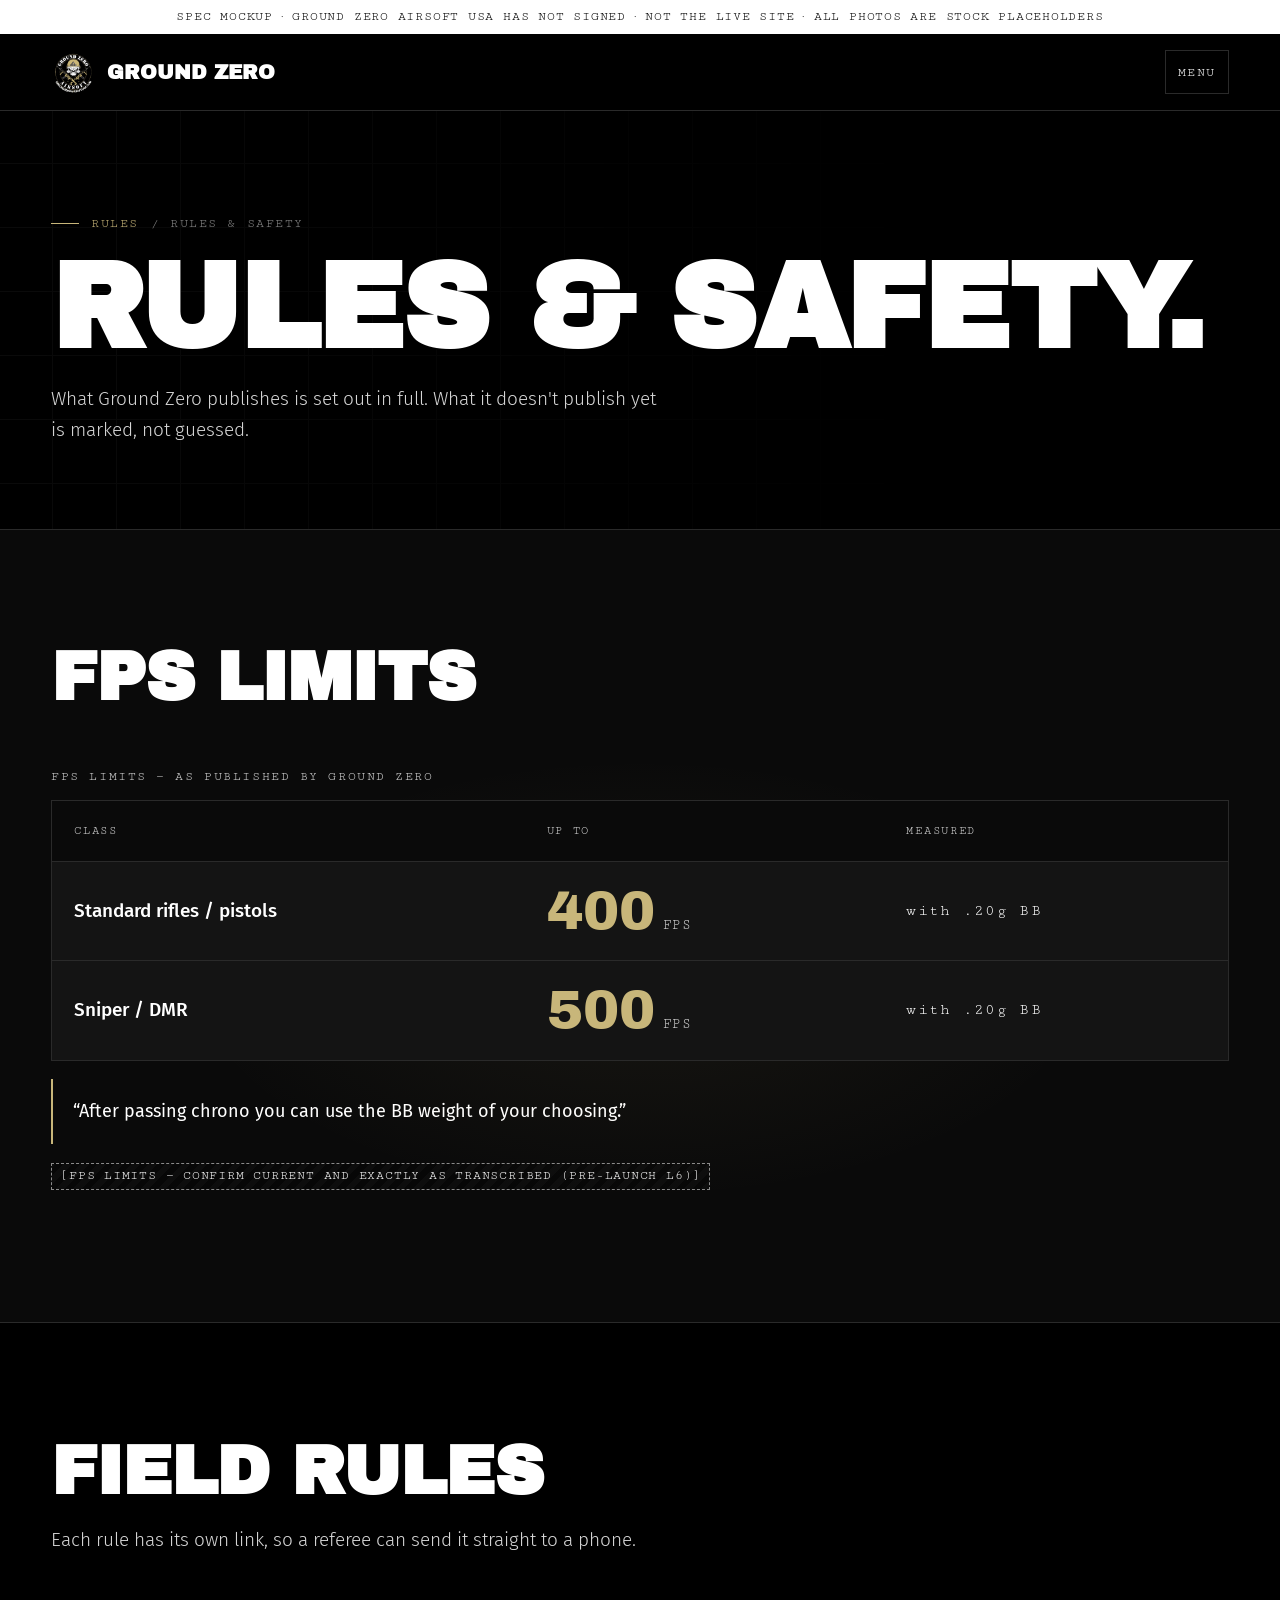
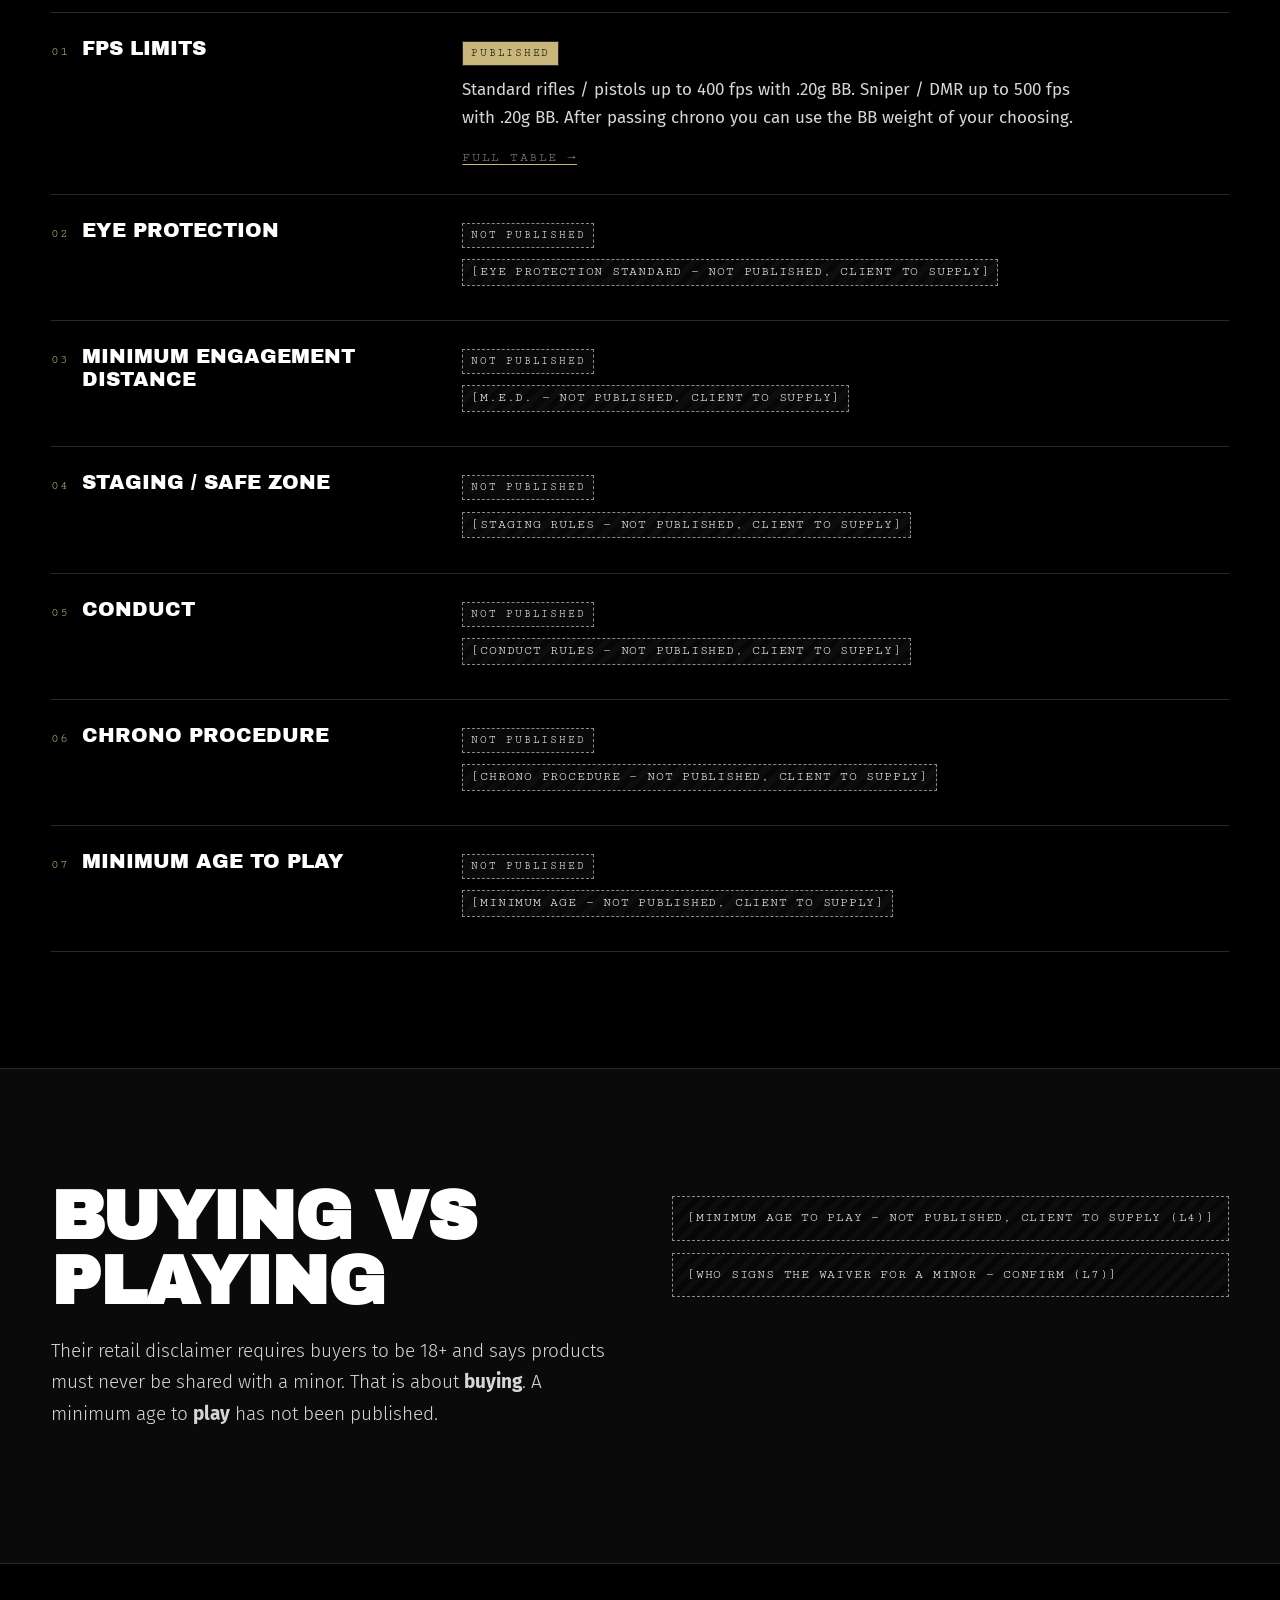
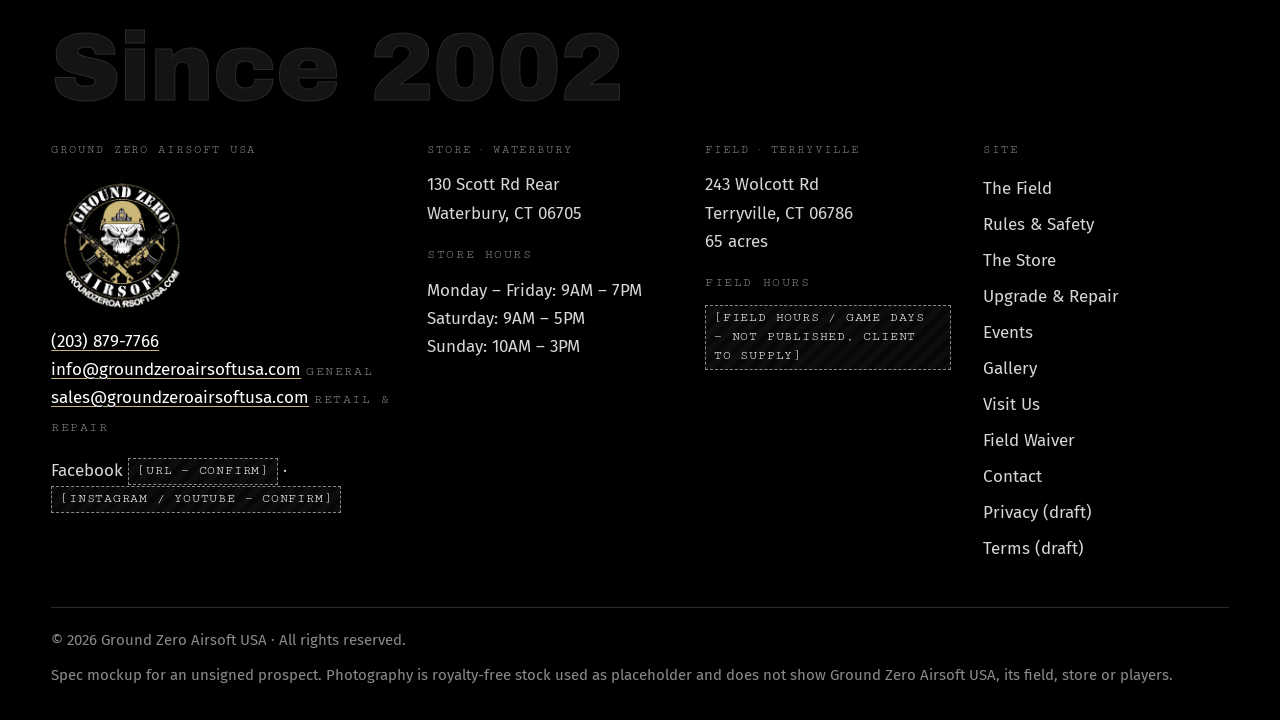
<file: rules.html>
<!doctype html>
<html lang="en">
<head>
<meta charset="utf-8">
<meta name="viewport" content="width=device-width, initial-scale=1">
<title>Rules &amp; Safety — FPS Limits | Ground Zero Airsoft USA</title>
<meta name="description" content="Ground Zero Airsoft USA published FPS limits: standard rifles/pistols up to 400 fps, sniper/DMR up to 500 fps, both with .20g BB.">
<meta name="robots" content="noindex, nofollow">
<meta name="theme-color" content="#000000">
<link rel="icon" href="assets/favicon.svg" type="image/svg+xml">
<link rel="preconnect" href="https://fonts.googleapis.com">
<link rel="preconnect" href="https://fonts.gstatic.com" crossorigin>
<link href="https://fonts.googleapis.com/css2?family=Archivo+Black&family=Cutive+Mono&family=Fira+Sans:wght@400;500;600&display=swap" rel="stylesheet">
<link rel="stylesheet" href="styles.css">
</head>
<body>
<a class="skip" href="#main">Skip to content</a>
<div class="mock-ribbon">Spec mockup · Ground Zero Airsoft USA has not signed · not the live site · all photos are stock placeholders</div>
<header class="site-head">
  <div class="wrap">
    <a class="brand" href="index.html" aria-label="Ground Zero Airsoft USA home"><img class="brand-logo" src="assets/logo-gza.png" alt="" width="44" height="44"><span class="display">Ground Zero</span><span class="mono">Airsoft USA · est. 2002</span></a>
    <button class="menu-btn" aria-expanded="false" aria-controls="site-nav">Menu</button>
    <nav class="nav" id="site-nav" aria-label="Main"><ul><li><a href="index.html">Home</a></li><li><a href="field.html">The Field</a></li><li><a href="rules.html" aria-current="page">Rules &amp; Safety</a></li><li><a href="store.html">The Store</a></li><li><a href="upgrade-repair.html">Upgrade &amp; Repair</a></li><li><a href="events.html">Events</a></li><li><a href="gallery.html">Gallery</a></li><li><a href="visit.html">Visit Us</a></li><li><a href="waiver.html">Field Waiver</a></li></ul></nav>
    <a class="head-call" href="tel:+12038797766"><svg class="xmark" viewBox="0 0 26 26" aria-hidden="true" fill="none" stroke="currentColor" stroke-width="1"><path d="M13 1v8M13 17v8M1 13h8M17 13h8"/><circle cx="13" cy="13" r="1.2" fill="currentColor"/></svg>(203) 879-7766</a>
  </div>
</header>
<main id="main">
<section class="page-head">
  <div class="grid-overlay" aria-hidden="true"></div>
  <div class="wrap">
    <p class="eyebrow"><b>RULES</b> / Rules &amp; safety</p>
    <h1 class="display">Rules &amp; safety.</h1>
    <p class="lede">What Ground Zero publishes is set out in full. What it doesn't publish yet is marked, not guessed.</p>
  </div>
</section>
<section class="section section--panel" id="fps-section"><div class="wrap"><div class="sec-head"><h2 class="display">FPS limits</h2></div><div class="fps-wrap rv" id="fps-limits">
<table class="fps">
  <caption>FPS limits — as published by Ground Zero</caption>
  <thead><tr><th scope="col">Class</th><th scope="col">Up to</th><th scope="col">Measured</th></tr></thead>
  <tbody><tr><th scope="row">Standard rifles / pistols</th><td data-label="Limit"><span class="lim"><span data-count="400">400</span><small>FPS</small></span></td><td data-label="Measured" class="bb">with .20g BB</td></tr><tr><th scope="row">Sniper / DMR</th><td data-label="Limit"><span class="lim"><span data-count="500">500</span><small>FPS</small></span></td><td data-label="Measured" class="bb">with .20g BB</td></tr></tbody>
</table>
<p class="chrono-line">“After passing chrono you can use the BB weight of your choosing.”</p>
<p><span class="flag ">[FPS LIMITS — CONFIRM CURRENT AND EXACTLY AS TRANSCRIBED (PRE-LAUNCH L6)]</span></p>
</div></div></section>
<section class="section"><div class="wrap"><div class="sec-head"><h2 class="display">Field rules</h2><p class="lede">Each rule has its own link, so a referee can send it straight to a phone.</p></div><ol class="rulebook"><li id="fps"><h3>FPS limits</h3><div><span class="status status--pub">Published</span><p>Standard rifles / pistols up to 400 fps with .20g BB. Sniper / DMR up to 500 fps with .20g BB. After passing chrono you can use the BB weight of your choosing.</p><a class="mono" href="rules.html#fps-limits">Full table →</a></div></li><li id="eye-protection"><h3>Eye protection</h3><div><span class="status status--gap">Not published</span><p><span class="flag ">[EYE PROTECTION STANDARD — NOT PUBLISHED, CLIENT TO SUPPLY]</span></p></div></li><li id="med"><h3>Minimum engagement distance</h3><div><span class="status status--gap">Not published</span><p><span class="flag ">[M.E.D. — NOT PUBLISHED, CLIENT TO SUPPLY]</span></p></div></li><li id="staging"><h3>Staging / safe zone</h3><div><span class="status status--gap">Not published</span><p><span class="flag ">[STAGING RULES — NOT PUBLISHED, CLIENT TO SUPPLY]</span></p></div></li><li id="conduct"><h3>Conduct</h3><div><span class="status status--gap">Not published</span><p><span class="flag ">[CONDUCT RULES — NOT PUBLISHED, CLIENT TO SUPPLY]</span></p></div></li><li id="chrono-procedure"><h3>Chrono procedure</h3><div><span class="status status--gap">Not published</span><p><span class="flag ">[CHRONO PROCEDURE — NOT PUBLISHED, CLIENT TO SUPPLY]</span></p></div></li><li id="minimum-age"><h3>Minimum age to play</h3><div><span class="status status--gap">Not published</span><p><span class="flag ">[MINIMUM AGE — NOT PUBLISHED, CLIENT TO SUPPLY]</span></p></div></li></ol></div></section>
<section class="section section--panel"><div class="wrap split split--top"><div><h2 class="display">Buying vs playing</h2><p class="lede">Their retail disclaimer requires buyers to be 18+ and says products must never be shared with a minor. That is about <strong>buying</strong>. A minimum age to <strong>play</strong> has not been published.</p></div><div><span class="flag flag--block ">[MINIMUM AGE TO PLAY — NOT PUBLISHED, CLIENT TO SUPPLY (L4)]</span><span class="flag flag--block ">[WHO SIGNS THE WAIVER FOR A MINOR — CONFIRM (L7)]</span></div></div></section></main>
<footer class="site-foot">
  <div class="wrap">
    <p class="esa" aria-hidden="true">Since 2002</p>
    <div class="foot-grid">
      <div>
        <h2>Ground Zero Airsoft USA</h2>
        <img class="foot-logo" src="assets/logo-gza.png" alt="Ground Zero Airsoft logo" width="140" height="140" loading="lazy">
        <p><a href="tel:+12038797766">(203) 879-7766</a><br><a href="mailto:info@groundzeroairsoftusa.com">info@groundzeroairsoftusa.com</a> <span class="mono">General</span><br><a href="mailto:sales@groundzeroairsoftusa.com">sales@groundzeroairsoftusa.com</a> <span class="mono">Retail &amp; repair</span></p>
        <p>Facebook <span class="flag ">[URL — CONFIRM]</span> · <span class="flag ">[INSTAGRAM / YOUTUBE — CONFIRM]</span></p>
      </div>
      <div>
        <h2>Store · Waterbury</h2>
        <p>130 Scott Rd Rear<br>Waterbury, CT 06705</p>
        <p class="mono">Store hours</p><p>Monday – Friday: 9AM – 7PM<br>Saturday: 9AM – 5PM<br>Sunday: 10AM – 3PM</p>
      </div>
      <div>
        <h2>Field · Terryville</h2>
        <p>243 Wolcott Rd<br>Terryville, CT 06786<br>65 acres</p>
        <p class="mono">Field hours</p><p><span class="flag ">[FIELD HOURS / GAME DAYS — NOT PUBLISHED, CLIENT TO SUPPLY]</span></p>
      </div>
      <div>
        <h2>Site</h2>
        <ul><li><a href="field.html">The Field</a></li><li><a href="rules.html">Rules &amp; Safety</a></li><li><a href="store.html">The Store</a></li><li><a href="upgrade-repair.html">Upgrade &amp; Repair</a></li><li><a href="events.html">Events</a></li><li><a href="gallery.html">Gallery</a></li><li><a href="visit.html">Visit Us</a></li><li><a href="waiver.html">Field Waiver</a></li><li><a href="contact.html">Contact</a></li><li><a href="privacy.html">Privacy (draft)</a></li><li><a href="terms.html">Terms (draft)</a></li></ul>
      </div>
    </div>
    <div class="foot-base">
      <p>© <span data-year>2026</span> Ground Zero Airsoft USA · All rights reserved.</p>
      <p>Spec mockup for an unsigned prospect. Photography is royalty-free stock used as placeholder and does not show Ground Zero Airsoft USA, its field, store or players.</p>
    </div>
  </div>
</footer>
<nav class="action-bar" aria-label="Quick actions">
  <a href="tel:+12038797766">Call</a>
  <a href="waiver.html">Field waiver</a>
</nav>
<script src="script.js" defer></script>
</body>
</html>
</file>
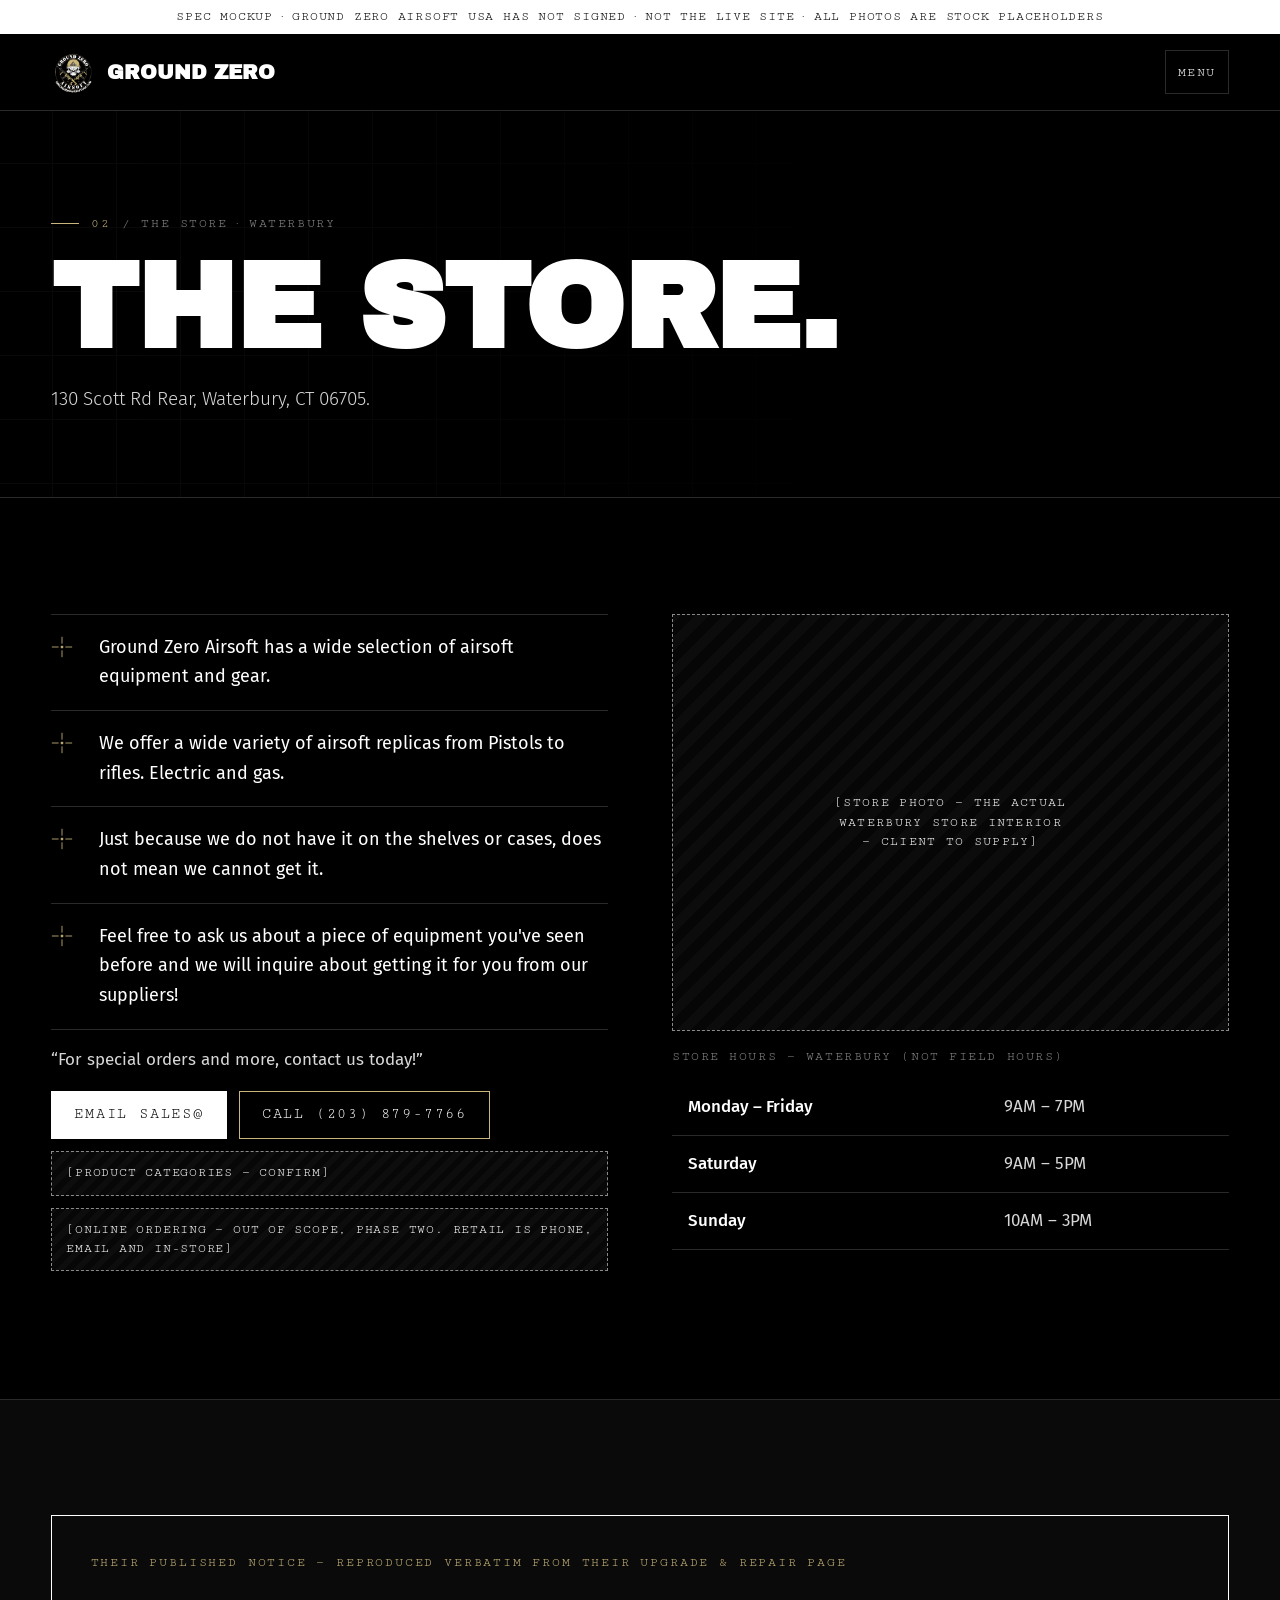
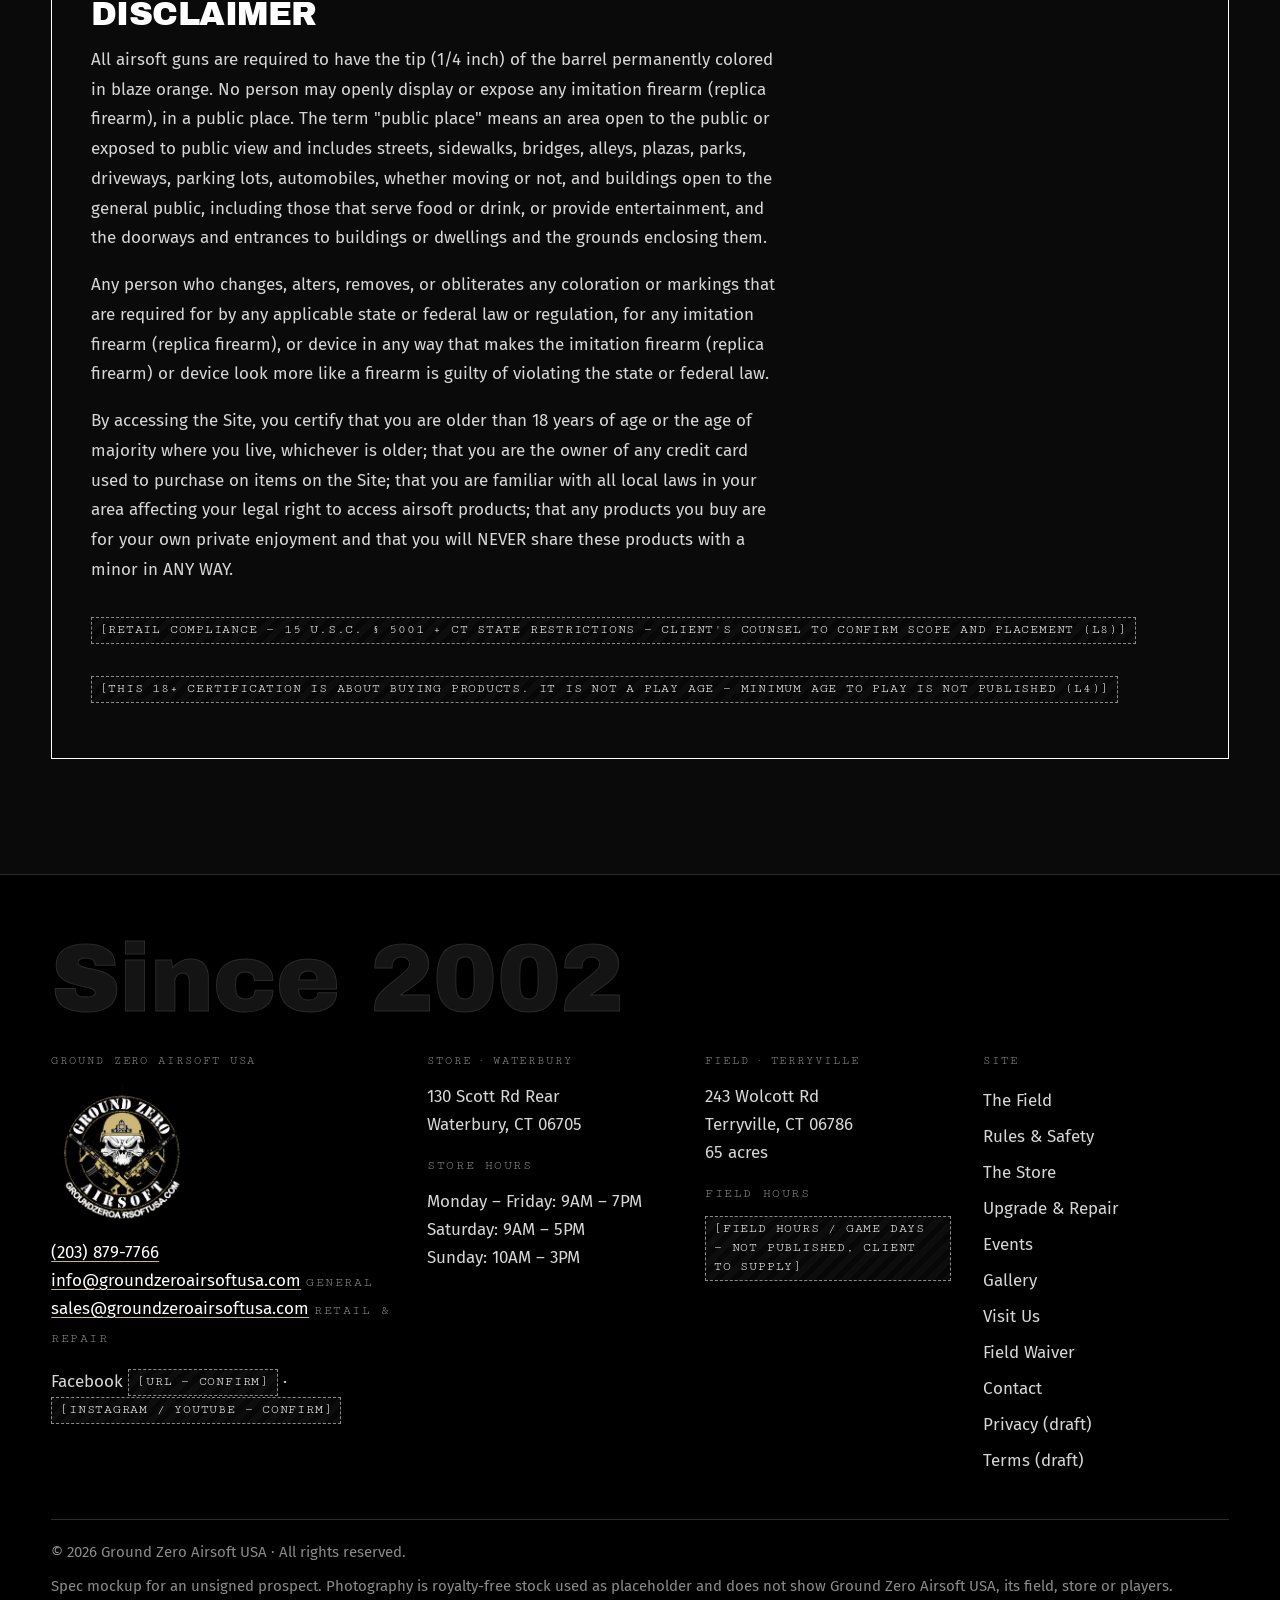
<file: store.html>
<!doctype html>
<html lang="en">
<head>
<meta charset="utf-8">
<meta name="viewport" content="width=device-width, initial-scale=1">
<title>The Store — Waterbury, CT | Ground Zero Airsoft USA</title>
<meta name="description" content="Ground Zero Airsoft USA store at 130 Scott Rd Rear, Waterbury, CT. Open Mon–Fri 9AM–7PM, Sat 9AM–5PM, Sun 10AM–3PM.">
<meta name="robots" content="noindex, nofollow">
<meta name="theme-color" content="#000000">
<link rel="icon" href="assets/favicon.svg" type="image/svg+xml">
<link rel="preconnect" href="https://fonts.googleapis.com">
<link rel="preconnect" href="https://fonts.gstatic.com" crossorigin>
<link href="https://fonts.googleapis.com/css2?family=Archivo+Black&family=Cutive+Mono&family=Fira+Sans:wght@400;500;600&display=swap" rel="stylesheet">
<link rel="stylesheet" href="styles.css">
</head>
<body>
<a class="skip" href="#main">Skip to content</a>
<div class="mock-ribbon">Spec mockup · Ground Zero Airsoft USA has not signed · not the live site · all photos are stock placeholders</div>
<header class="site-head">
  <div class="wrap">
    <a class="brand" href="index.html" aria-label="Ground Zero Airsoft USA home"><img class="brand-logo" src="assets/logo-gza.png" alt="" width="44" height="44"><span class="display">Ground Zero</span><span class="mono">Airsoft USA · est. 2002</span></a>
    <button class="menu-btn" aria-expanded="false" aria-controls="site-nav">Menu</button>
    <nav class="nav" id="site-nav" aria-label="Main"><ul><li><a href="index.html">Home</a></li><li><a href="field.html">The Field</a></li><li><a href="rules.html">Rules &amp; Safety</a></li><li><a href="store.html" aria-current="page">The Store</a></li><li><a href="upgrade-repair.html">Upgrade &amp; Repair</a></li><li><a href="events.html">Events</a></li><li><a href="gallery.html">Gallery</a></li><li><a href="visit.html">Visit Us</a></li><li><a href="waiver.html">Field Waiver</a></li></ul></nav>
    <a class="head-call" href="tel:+12038797766"><svg class="xmark" viewBox="0 0 26 26" aria-hidden="true" fill="none" stroke="currentColor" stroke-width="1"><path d="M13 1v8M13 17v8M1 13h8M17 13h8"/><circle cx="13" cy="13" r="1.2" fill="currentColor"/></svg>(203) 879-7766</a>
  </div>
</header>
<main id="main">
<section class="page-head">
  <div class="grid-overlay" aria-hidden="true"></div>
  <div class="wrap">
    <p class="eyebrow"><b>02</b> / The store · Waterbury</p>
    <h1 class="display">The store.</h1>
    <p class="lede">130 Scott Rd Rear, Waterbury, CT 06705.</p>
  </div>
</section>
<section class="section"><div class="wrap split split--top">
  <div><ul class="mission"><li><svg class="xmark" viewBox="0 0 26 26" aria-hidden="true" fill="none" stroke="currentColor" stroke-width="1"><path d="M13 1v8M13 17v8M1 13h8M17 13h8"/><circle cx="13" cy="13" r="1.2" fill="currentColor"/></svg><span>Ground Zero Airsoft has a wide selection of airsoft equipment and gear.</span></li><li><svg class="xmark" viewBox="0 0 26 26" aria-hidden="true" fill="none" stroke="currentColor" stroke-width="1"><path d="M13 1v8M13 17v8M1 13h8M17 13h8"/><circle cx="13" cy="13" r="1.2" fill="currentColor"/></svg><span>We offer a wide variety of airsoft replicas from Pistols to rifles. Electric and gas.</span></li><li><svg class="xmark" viewBox="0 0 26 26" aria-hidden="true" fill="none" stroke="currentColor" stroke-width="1"><path d="M13 1v8M13 17v8M1 13h8M17 13h8"/><circle cx="13" cy="13" r="1.2" fill="currentColor"/></svg><span>Just because we do not have it on the shelves or cases, does not mean we cannot get it.</span></li><li><svg class="xmark" viewBox="0 0 26 26" aria-hidden="true" fill="none" stroke="currentColor" stroke-width="1"><path d="M13 1v8M13 17v8M1 13h8M17 13h8"/><circle cx="13" cy="13" r="1.2" fill="currentColor"/></svg><span>Feel free to ask us about a piece of equipment you've seen before and we will inquire about getting it for you from our suppliers!</span></li></ul><p style="margin-top:16px">“For special orders and more, contact us today!”</p>
    <div class="btn-row"><a class="btn btn--primary" href="mailto:sales@groundzeroairsoftusa.com">Email sales@</a><a class="btn btn--ghost" href="tel:+12038797766">Call (203) 879-7766</a></div>
    <span class="flag flag--block ">[PRODUCT CATEGORIES — CONFIRM]</span><span class="flag flag--block ">[ONLINE ORDERING — OUT OF SCOPE, PHASE TWO. RETAIL IS PHONE, EMAIL AND IN-STORE]</span></div>
  <div style="display:grid;gap:16px"><div class="ph-frame"><span>[STORE PHOTO — THE ACTUAL WATERBURY STORE INTERIOR — CLIENT TO SUPPLY]</span></div>
    <table class="dtable hours"><caption>Store hours — Waterbury (not field hours)</caption><tbody><tr><th scope="row">Monday – Friday</th><td>9AM – 7PM</td></tr><tr><th scope="row">Saturday</th><td>9AM – 5PM</td></tr><tr><th scope="row">Sunday</th><td>10AM – 3PM</td></tr></tbody></table></div>
</div></section>
<section class="section section--panel"><div class="wrap"><section class="legal" aria-labelledby="legal-h" id="disclaimer">
  <p class="who">Their published notice — reproduced verbatim from their Upgrade &amp; Repair page</p>
  <h3 id="legal-h" class="display" style="margin:0">Disclaimer</h3>
  <blockquote><p>All airsoft guns are required to have the tip (1/4 inch) of the barrel permanently colored in blaze orange. No person may openly display or expose any imitation firearm (replica firearm), in a public place. The term "public place" means an area open to the public or exposed to public view and includes streets, sidewalks, bridges, alleys, plazas, parks, driveways, parking lots, automobiles, whether moving or not, and buildings open to the general public, including those that serve food or drink, or provide entertainment, and the doorways and entrances to buildings or dwellings and the grounds enclosing them.</p><p>Any person who changes, alters, removes, or obliterates any coloration or markings that are required for by any applicable state or federal law or regulation, for any imitation firearm (replica firearm), or device in any way that makes the imitation firearm (replica firearm) or device look more like a firearm is guilty of violating the state or federal law.</p><p>By accessing the Site, you certify that you are older than 18 years of age or the age of majority where you live, whichever is older; that you are the owner of any credit card used to purchase on items on the Site; that you are familiar with all local laws in your area affecting your legal right to access airsoft products; that any products you buy are for your own private enjoyment and that you will NEVER share these products with a minor in ANY WAY.</p></blockquote>
  <p><span class="flag ">[RETAIL COMPLIANCE — 15 U.S.C. § 5001 + CT STATE RESTRICTIONS — CLIENT'S COUNSEL TO CONFIRM SCOPE AND PLACEMENT (L8)]</span></p>
  <p><span class="flag ">[THIS 18+ CERTIFICATION IS ABOUT BUYING PRODUCTS. IT IS NOT A PLAY AGE — MINIMUM AGE TO PLAY IS NOT PUBLISHED (L4)]</span></p>
</section></div></section></main>
<footer class="site-foot">
  <div class="wrap">
    <p class="esa" aria-hidden="true">Since 2002</p>
    <div class="foot-grid">
      <div>
        <h2>Ground Zero Airsoft USA</h2>
        <img class="foot-logo" src="assets/logo-gza.png" alt="Ground Zero Airsoft logo" width="140" height="140" loading="lazy">
        <p><a href="tel:+12038797766">(203) 879-7766</a><br><a href="mailto:info@groundzeroairsoftusa.com">info@groundzeroairsoftusa.com</a> <span class="mono">General</span><br><a href="mailto:sales@groundzeroairsoftusa.com">sales@groundzeroairsoftusa.com</a> <span class="mono">Retail &amp; repair</span></p>
        <p>Facebook <span class="flag ">[URL — CONFIRM]</span> · <span class="flag ">[INSTAGRAM / YOUTUBE — CONFIRM]</span></p>
      </div>
      <div>
        <h2>Store · Waterbury</h2>
        <p>130 Scott Rd Rear<br>Waterbury, CT 06705</p>
        <p class="mono">Store hours</p><p>Monday – Friday: 9AM – 7PM<br>Saturday: 9AM – 5PM<br>Sunday: 10AM – 3PM</p>
      </div>
      <div>
        <h2>Field · Terryville</h2>
        <p>243 Wolcott Rd<br>Terryville, CT 06786<br>65 acres</p>
        <p class="mono">Field hours</p><p><span class="flag ">[FIELD HOURS / GAME DAYS — NOT PUBLISHED, CLIENT TO SUPPLY]</span></p>
      </div>
      <div>
        <h2>Site</h2>
        <ul><li><a href="field.html">The Field</a></li><li><a href="rules.html">Rules &amp; Safety</a></li><li><a href="store.html">The Store</a></li><li><a href="upgrade-repair.html">Upgrade &amp; Repair</a></li><li><a href="events.html">Events</a></li><li><a href="gallery.html">Gallery</a></li><li><a href="visit.html">Visit Us</a></li><li><a href="waiver.html">Field Waiver</a></li><li><a href="contact.html">Contact</a></li><li><a href="privacy.html">Privacy (draft)</a></li><li><a href="terms.html">Terms (draft)</a></li></ul>
      </div>
    </div>
    <div class="foot-base">
      <p>© <span data-year>2026</span> Ground Zero Airsoft USA · All rights reserved.</p>
      <p>Spec mockup for an unsigned prospect. Photography is royalty-free stock used as placeholder and does not show Ground Zero Airsoft USA, its field, store or players.</p>
    </div>
  </div>
</footer>
<nav class="action-bar" aria-label="Quick actions">
  <a href="tel:+12038797766">Call</a>
  <a href="waiver.html">Field waiver</a>
</nav>
<script src="script.js" defer></script>
</body>
</html>
</file>
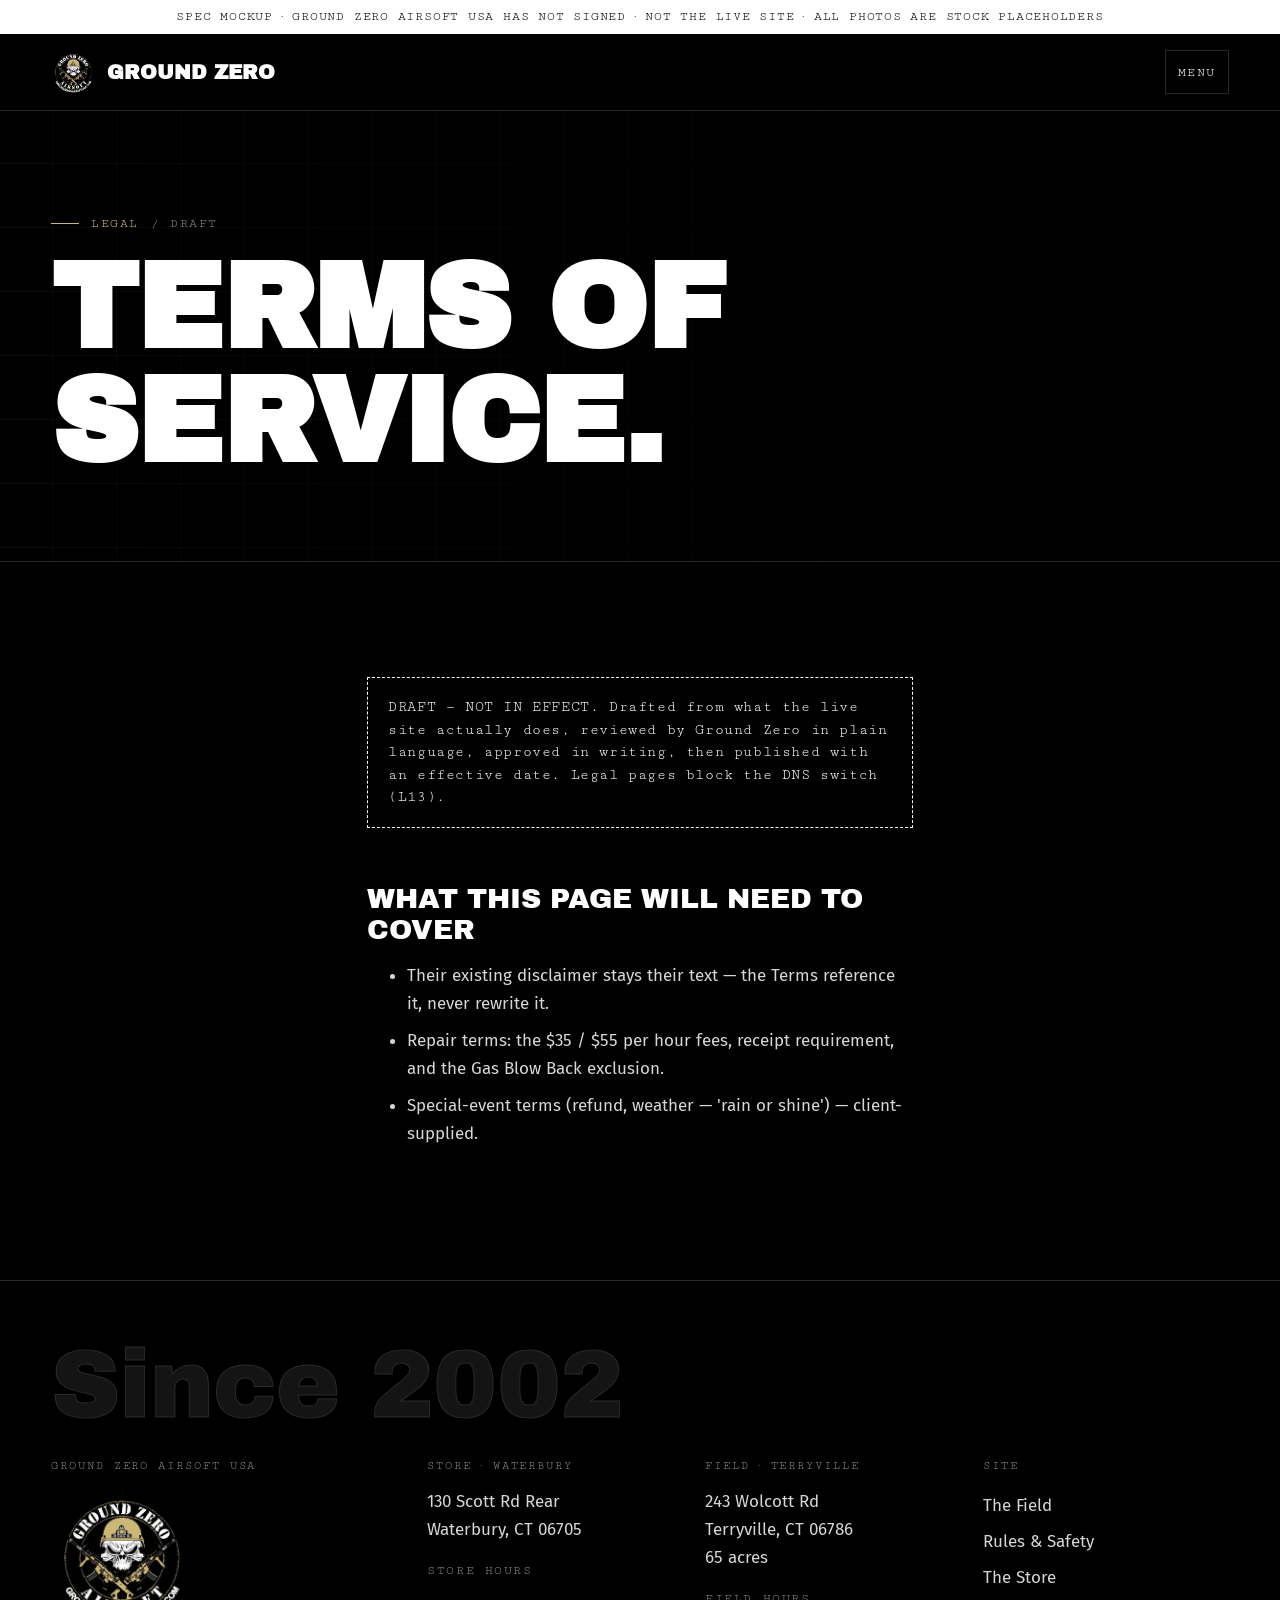
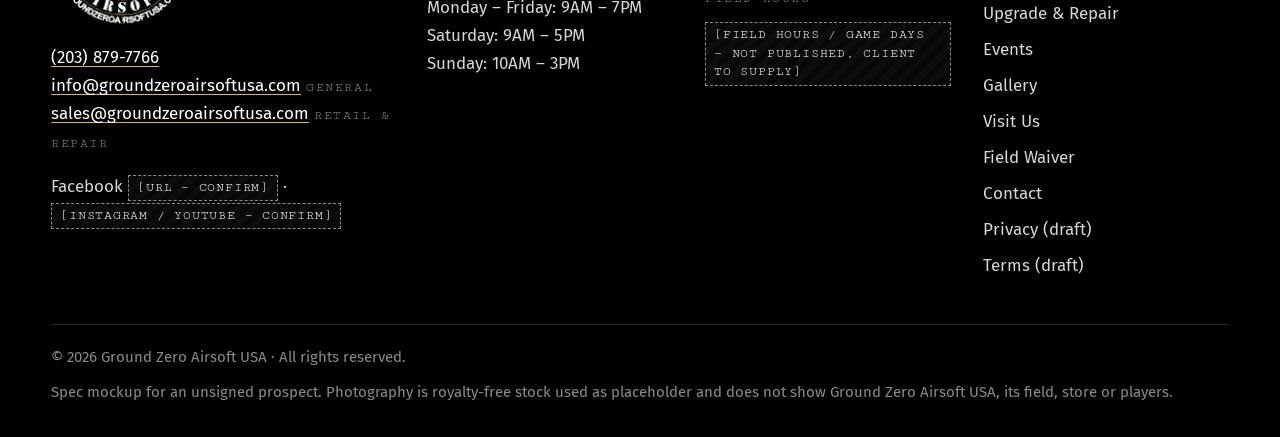
<file: terms.html>
<!doctype html>
<html lang="en">
<head>
<meta charset="utf-8">
<meta name="viewport" content="width=device-width, initial-scale=1">
<title>Terms of Service (Draft) | Ground Zero Airsoft USA</title>
<meta name="description" content="Draft terms of service — not in effect.">
<meta name="robots" content="noindex, nofollow">
<meta name="theme-color" content="#000000">
<link rel="icon" href="assets/favicon.svg" type="image/svg+xml">
<link rel="preconnect" href="https://fonts.googleapis.com">
<link rel="preconnect" href="https://fonts.gstatic.com" crossorigin>
<link href="https://fonts.googleapis.com/css2?family=Archivo+Black&family=Cutive+Mono&family=Fira+Sans:wght@400;500;600&display=swap" rel="stylesheet">
<link rel="stylesheet" href="styles.css">
</head>
<body>
<a class="skip" href="#main">Skip to content</a>
<div class="mock-ribbon">Spec mockup · Ground Zero Airsoft USA has not signed · not the live site · all photos are stock placeholders</div>
<header class="site-head">
  <div class="wrap">
    <a class="brand" href="index.html" aria-label="Ground Zero Airsoft USA home"><img class="brand-logo" src="assets/logo-gza.png" alt="" width="44" height="44"><span class="display">Ground Zero</span><span class="mono">Airsoft USA · est. 2002</span></a>
    <button class="menu-btn" aria-expanded="false" aria-controls="site-nav">Menu</button>
    <nav class="nav" id="site-nav" aria-label="Main"><ul><li><a href="index.html">Home</a></li><li><a href="field.html">The Field</a></li><li><a href="rules.html">Rules &amp; Safety</a></li><li><a href="store.html">The Store</a></li><li><a href="upgrade-repair.html">Upgrade &amp; Repair</a></li><li><a href="events.html">Events</a></li><li><a href="gallery.html">Gallery</a></li><li><a href="visit.html">Visit Us</a></li><li><a href="waiver.html">Field Waiver</a></li></ul></nav>
    <a class="head-call" href="tel:+12038797766"><svg class="xmark" viewBox="0 0 26 26" aria-hidden="true" fill="none" stroke="currentColor" stroke-width="1"><path d="M13 1v8M13 17v8M1 13h8M17 13h8"/><circle cx="13" cy="13" r="1.2" fill="currentColor"/></svg>(203) 879-7766</a>
  </div>
</header>
<main id="main">
<section class="page-head">
  <div class="grid-overlay" aria-hidden="true"></div>
  <div class="wrap">
    <p class="eyebrow"><b>LEGAL</b> / Draft</p>
    <h1 class="display">Terms of Service.</h1>
    
  </div>
</section>
<section class="section"><div class="wrap prose"><div class="draft-banner">DRAFT — NOT IN EFFECT. Drafted from what the live site actually does, reviewed by Ground Zero in plain language, approved in writing, then published with an effective date. Legal pages block the DNS switch (L13).</div>
<h2>What this page will need to cover</h2><ul><li>Their existing disclaimer stays their text — the Terms reference it, never rewrite it.</li><li>Repair terms: the $35 / $55 per hour fees, receipt requirement, and the Gas Blow Back exclusion.</li><li>Special-event terms (refund, weather — 'rain or shine') — client-supplied.</li></ul></div></section></main>
<footer class="site-foot">
  <div class="wrap">
    <p class="esa" aria-hidden="true">Since 2002</p>
    <div class="foot-grid">
      <div>
        <h2>Ground Zero Airsoft USA</h2>
        <img class="foot-logo" src="assets/logo-gza.png" alt="Ground Zero Airsoft logo" width="140" height="140" loading="lazy">
        <p><a href="tel:+12038797766">(203) 879-7766</a><br><a href="mailto:info@groundzeroairsoftusa.com">info@groundzeroairsoftusa.com</a> <span class="mono">General</span><br><a href="mailto:sales@groundzeroairsoftusa.com">sales@groundzeroairsoftusa.com</a> <span class="mono">Retail &amp; repair</span></p>
        <p>Facebook <span class="flag ">[URL — CONFIRM]</span> · <span class="flag ">[INSTAGRAM / YOUTUBE — CONFIRM]</span></p>
      </div>
      <div>
        <h2>Store · Waterbury</h2>
        <p>130 Scott Rd Rear<br>Waterbury, CT 06705</p>
        <p class="mono">Store hours</p><p>Monday – Friday: 9AM – 7PM<br>Saturday: 9AM – 5PM<br>Sunday: 10AM – 3PM</p>
      </div>
      <div>
        <h2>Field · Terryville</h2>
        <p>243 Wolcott Rd<br>Terryville, CT 06786<br>65 acres</p>
        <p class="mono">Field hours</p><p><span class="flag ">[FIELD HOURS / GAME DAYS — NOT PUBLISHED, CLIENT TO SUPPLY]</span></p>
      </div>
      <div>
        <h2>Site</h2>
        <ul><li><a href="field.html">The Field</a></li><li><a href="rules.html">Rules &amp; Safety</a></li><li><a href="store.html">The Store</a></li><li><a href="upgrade-repair.html">Upgrade &amp; Repair</a></li><li><a href="events.html">Events</a></li><li><a href="gallery.html">Gallery</a></li><li><a href="visit.html">Visit Us</a></li><li><a href="waiver.html">Field Waiver</a></li><li><a href="contact.html">Contact</a></li><li><a href="privacy.html">Privacy (draft)</a></li><li><a href="terms.html">Terms (draft)</a></li></ul>
      </div>
    </div>
    <div class="foot-base">
      <p>© <span data-year>2026</span> Ground Zero Airsoft USA · All rights reserved.</p>
      <p>Spec mockup for an unsigned prospect. Photography is royalty-free stock used as placeholder and does not show Ground Zero Airsoft USA, its field, store or players.</p>
    </div>
  </div>
</footer>
<nav class="action-bar" aria-label="Quick actions">
  <a href="tel:+12038797766">Call</a>
  <a href="waiver.html">Field waiver</a>
</nav>
<script src="script.js" defer></script>
</body>
</html>
</file>
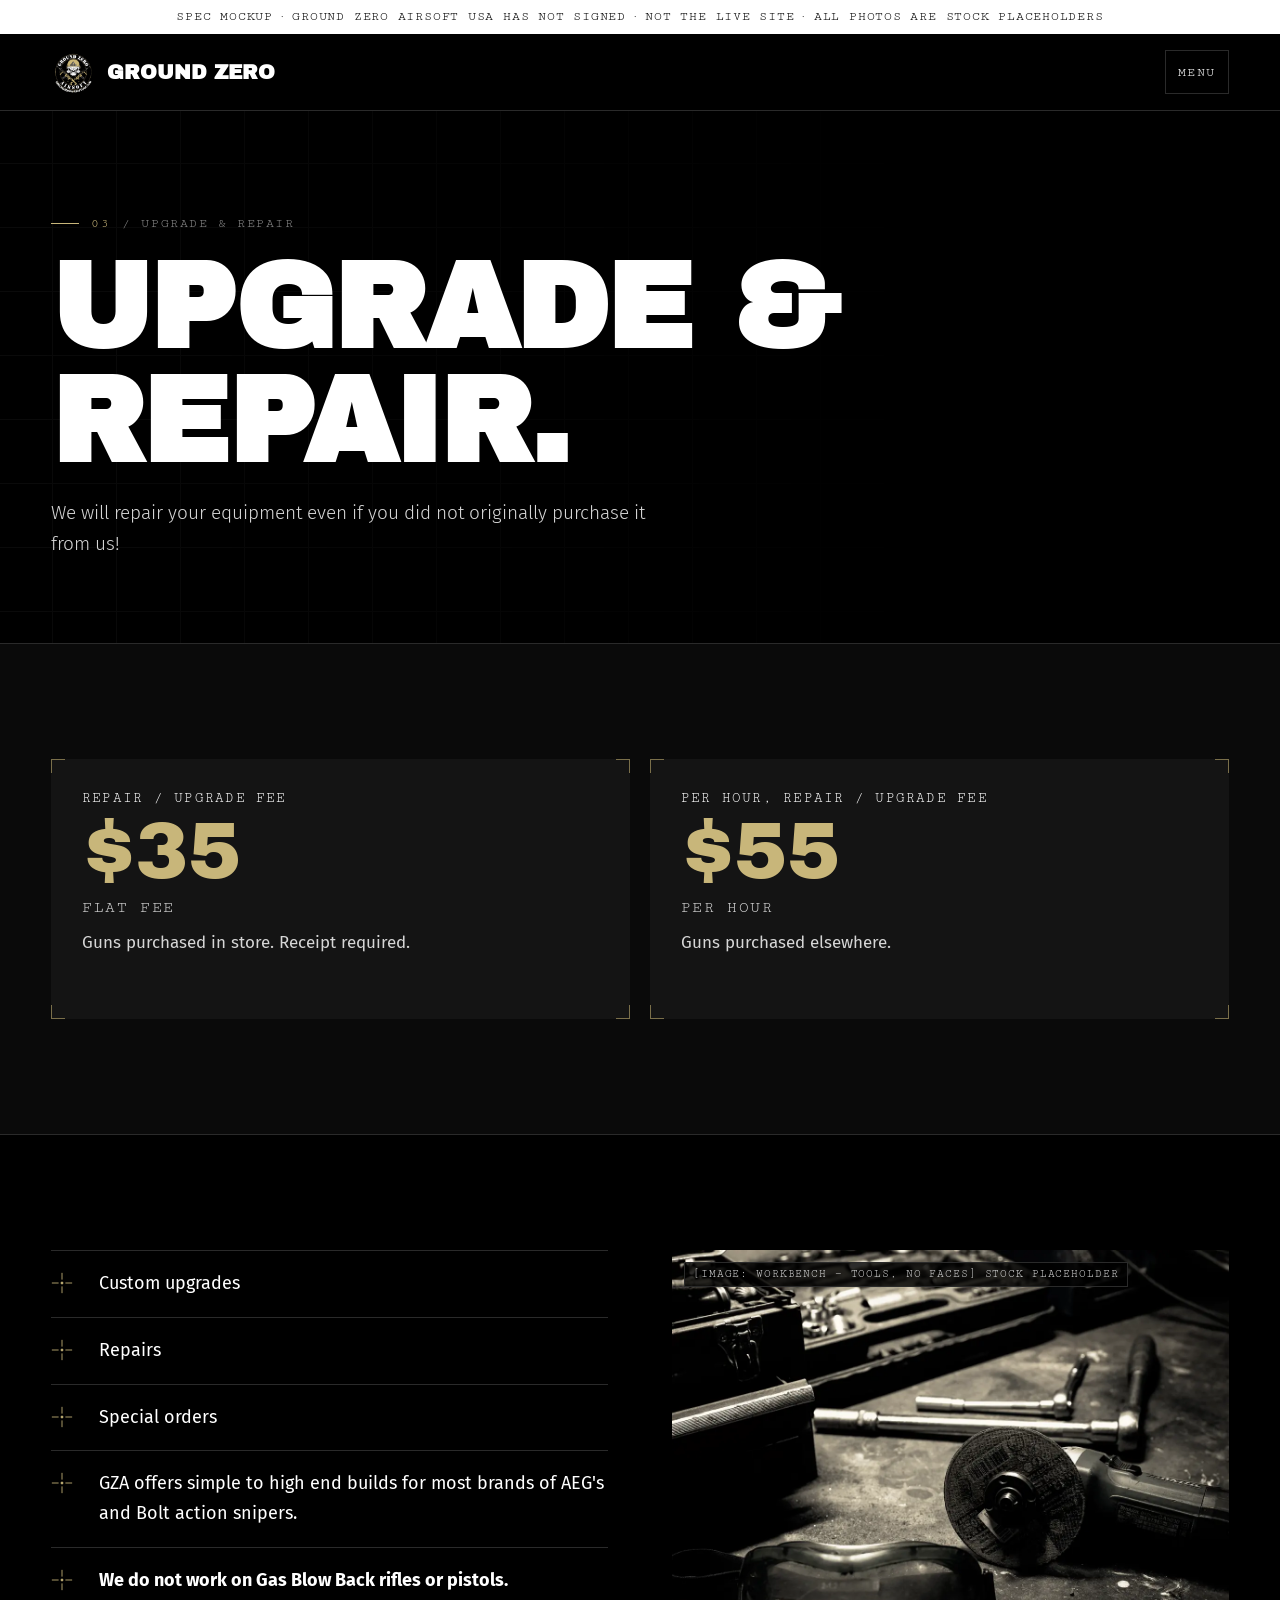
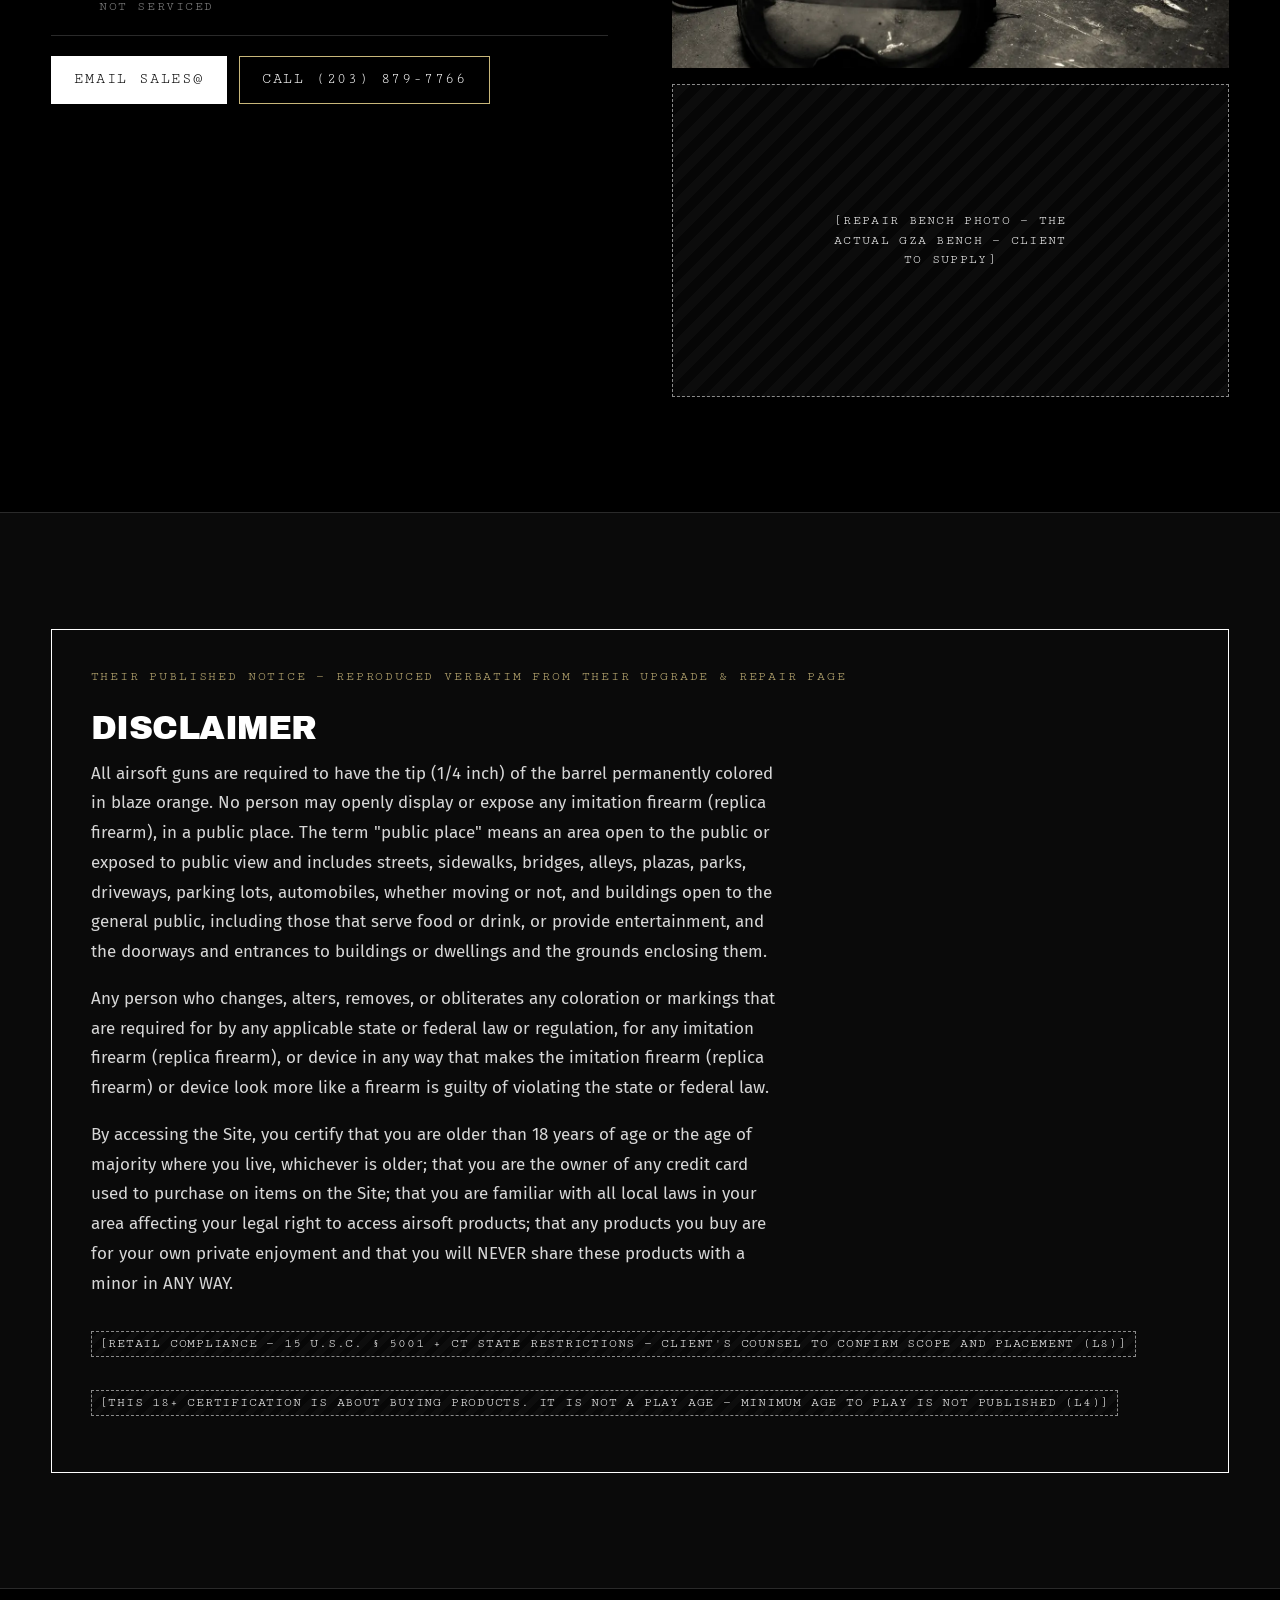
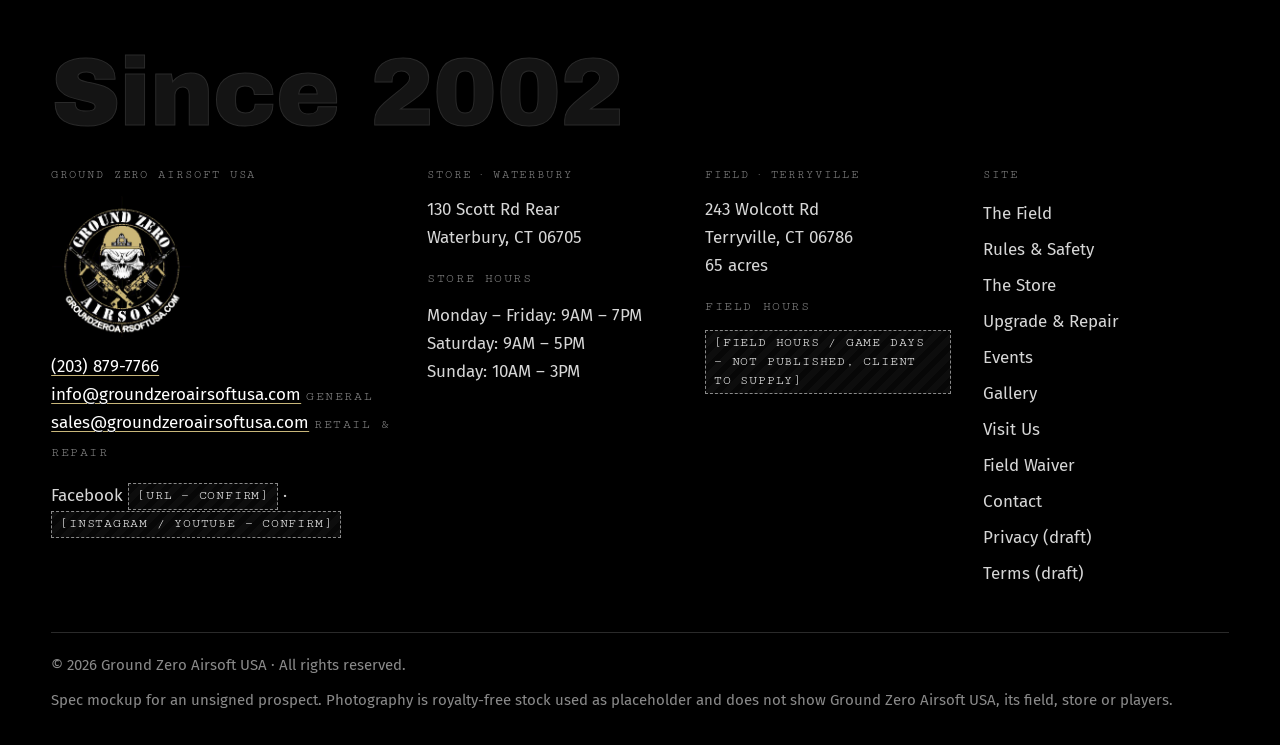
<file: upgrade-repair.html>
<!doctype html>
<html lang="en">
<head>
<meta charset="utf-8">
<meta name="viewport" content="width=device-width, initial-scale=1">
<title>Upgrade &amp; Repair — $35 In-Store / $55 per Hour | Ground Zero Airsoft USA</title>
<meta name="description" content="Airsoft upgrades and repairs in Waterbury, CT. $35 fee for guns bought in store (receipt required), $55 per hour for guns bought elsewhere.">
<meta name="robots" content="noindex, nofollow">
<meta name="theme-color" content="#000000">
<link rel="icon" href="assets/favicon.svg" type="image/svg+xml">
<link rel="preconnect" href="https://fonts.googleapis.com">
<link rel="preconnect" href="https://fonts.gstatic.com" crossorigin>
<link href="https://fonts.googleapis.com/css2?family=Archivo+Black&family=Cutive+Mono&family=Fira+Sans:wght@400;500;600&display=swap" rel="stylesheet">
<link rel="stylesheet" href="styles.css">
</head>
<body>
<a class="skip" href="#main">Skip to content</a>
<div class="mock-ribbon">Spec mockup · Ground Zero Airsoft USA has not signed · not the live site · all photos are stock placeholders</div>
<header class="site-head">
  <div class="wrap">
    <a class="brand" href="index.html" aria-label="Ground Zero Airsoft USA home"><img class="brand-logo" src="assets/logo-gza.png" alt="" width="44" height="44"><span class="display">Ground Zero</span><span class="mono">Airsoft USA · est. 2002</span></a>
    <button class="menu-btn" aria-expanded="false" aria-controls="site-nav">Menu</button>
    <nav class="nav" id="site-nav" aria-label="Main"><ul><li><a href="index.html">Home</a></li><li><a href="field.html">The Field</a></li><li><a href="rules.html">Rules &amp; Safety</a></li><li><a href="store.html">The Store</a></li><li><a href="upgrade-repair.html" aria-current="page">Upgrade &amp; Repair</a></li><li><a href="events.html">Events</a></li><li><a href="gallery.html">Gallery</a></li><li><a href="visit.html">Visit Us</a></li><li><a href="waiver.html">Field Waiver</a></li></ul></nav>
    <a class="head-call" href="tel:+12038797766"><svg class="xmark" viewBox="0 0 26 26" aria-hidden="true" fill="none" stroke="currentColor" stroke-width="1"><path d="M13 1v8M13 17v8M1 13h8M17 13h8"/><circle cx="13" cy="13" r="1.2" fill="currentColor"/></svg>(203) 879-7766</a>
  </div>
</header>
<main id="main">
<section class="page-head">
  <div class="grid-overlay" aria-hidden="true"></div>
  <div class="wrap">
    <p class="eyebrow"><b>03</b> / Upgrade &amp; repair</p>
    <h1 class="display">Upgrade &amp; repair.</h1>
    <p class="lede">We will repair your equipment even if you did not originally purchase it from us!</p>
  </div>
</section>
<section class="section section--panel"><div class="wrap"><div class="money repair-panel"><div class="card brk rv"><span class="label">Repair / upgrade fee</span><span class="fig">$35<small>flat fee</small></span><p style="margin:0">Guns purchased in store. Receipt required.</p></div><div class="card brk rv"><span class="label">Per hour, repair / upgrade fee</span><span class="fig">$55<small>per hour</small></span><p style="margin:0">Guns purchased elsewhere.</p></div></div></div></section>
<section class="section"><div class="wrap split split--top">
  <div><ul class="mission"><li><svg class="xmark" viewBox="0 0 26 26" aria-hidden="true" fill="none" stroke="currentColor" stroke-width="1"><path d="M13 1v8M13 17v8M1 13h8M17 13h8"/><circle cx="13" cy="13" r="1.2" fill="currentColor"/></svg><span>Custom upgrades</span></li><li><svg class="xmark" viewBox="0 0 26 26" aria-hidden="true" fill="none" stroke="currentColor" stroke-width="1"><path d="M13 1v8M13 17v8M1 13h8M17 13h8"/><circle cx="13" cy="13" r="1.2" fill="currentColor"/></svg><span>Repairs</span></li><li><svg class="xmark" viewBox="0 0 26 26" aria-hidden="true" fill="none" stroke="currentColor" stroke-width="1"><path d="M13 1v8M13 17v8M1 13h8M17 13h8"/><circle cx="13" cy="13" r="1.2" fill="currentColor"/></svg><span>Special orders</span></li><li><svg class="xmark" viewBox="0 0 26 26" aria-hidden="true" fill="none" stroke="currentColor" stroke-width="1"><path d="M13 1v8M13 17v8M1 13h8M17 13h8"/><circle cx="13" cy="13" r="1.2" fill="currentColor"/></svg><span>GZA offers simple to high end builds for most brands of AEG's and Bolt action snipers.</span></li><li><svg class="xmark" viewBox="0 0 26 26" aria-hidden="true" fill="none" stroke="currentColor" stroke-width="1"><path d="M13 1v8M13 17v8M1 13h8M17 13h8"/><circle cx="13" cy="13" r="1.2" fill="currentColor"/></svg><span><strong>We do not work on Gas Blow Back rifles or pistols.</strong><span class=mono>Not serviced</span></span></li></ul>
    <div class="btn-row" style="margin-top:20px"><a class="btn btn--primary" href="mailto:sales@groundzeroairsoftusa.com">Email sales@</a><a class="btn btn--ghost" href="tel:+12038797766">Call (203) 879-7766</a></div></div>
  <div style="display:grid;gap:16px"><figure style="margin:0;position:relative;aspect-ratio:4/3;overflow:hidden"><img src="assets/img/PLACEHOLDER-workbench.webp" alt="Metal workbench with hand tools and safety goggles" width="1200" height="900" loading="lazy" style="width:100%;height:100%;object-fit:cover"><figcaption class="ph-cap">[IMAGE: workbench — tools, no faces] stock placeholder</figcaption></figure><div class="ph-frame ph-frame--wide"><span>[REPAIR BENCH PHOTO — THE ACTUAL GZA BENCH — CLIENT TO SUPPLY]</span></div></div>
</div></section>
<section class="section section--panel"><div class="wrap"><section class="legal" aria-labelledby="legal-h" id="disclaimer">
  <p class="who">Their published notice — reproduced verbatim from their Upgrade &amp; Repair page</p>
  <h3 id="legal-h" class="display" style="margin:0">Disclaimer</h3>
  <blockquote><p>All airsoft guns are required to have the tip (1/4 inch) of the barrel permanently colored in blaze orange. No person may openly display or expose any imitation firearm (replica firearm), in a public place. The term "public place" means an area open to the public or exposed to public view and includes streets, sidewalks, bridges, alleys, plazas, parks, driveways, parking lots, automobiles, whether moving or not, and buildings open to the general public, including those that serve food or drink, or provide entertainment, and the doorways and entrances to buildings or dwellings and the grounds enclosing them.</p><p>Any person who changes, alters, removes, or obliterates any coloration or markings that are required for by any applicable state or federal law or regulation, for any imitation firearm (replica firearm), or device in any way that makes the imitation firearm (replica firearm) or device look more like a firearm is guilty of violating the state or federal law.</p><p>By accessing the Site, you certify that you are older than 18 years of age or the age of majority where you live, whichever is older; that you are the owner of any credit card used to purchase on items on the Site; that you are familiar with all local laws in your area affecting your legal right to access airsoft products; that any products you buy are for your own private enjoyment and that you will NEVER share these products with a minor in ANY WAY.</p></blockquote>
  <p><span class="flag ">[RETAIL COMPLIANCE — 15 U.S.C. § 5001 + CT STATE RESTRICTIONS — CLIENT'S COUNSEL TO CONFIRM SCOPE AND PLACEMENT (L8)]</span></p>
  <p><span class="flag ">[THIS 18+ CERTIFICATION IS ABOUT BUYING PRODUCTS. IT IS NOT A PLAY AGE — MINIMUM AGE TO PLAY IS NOT PUBLISHED (L4)]</span></p>
</section></div></section></main>
<footer class="site-foot">
  <div class="wrap">
    <p class="esa" aria-hidden="true">Since 2002</p>
    <div class="foot-grid">
      <div>
        <h2>Ground Zero Airsoft USA</h2>
        <img class="foot-logo" src="assets/logo-gza.png" alt="Ground Zero Airsoft logo" width="140" height="140" loading="lazy">
        <p><a href="tel:+12038797766">(203) 879-7766</a><br><a href="mailto:info@groundzeroairsoftusa.com">info@groundzeroairsoftusa.com</a> <span class="mono">General</span><br><a href="mailto:sales@groundzeroairsoftusa.com">sales@groundzeroairsoftusa.com</a> <span class="mono">Retail &amp; repair</span></p>
        <p>Facebook <span class="flag ">[URL — CONFIRM]</span> · <span class="flag ">[INSTAGRAM / YOUTUBE — CONFIRM]</span></p>
      </div>
      <div>
        <h2>Store · Waterbury</h2>
        <p>130 Scott Rd Rear<br>Waterbury, CT 06705</p>
        <p class="mono">Store hours</p><p>Monday – Friday: 9AM – 7PM<br>Saturday: 9AM – 5PM<br>Sunday: 10AM – 3PM</p>
      </div>
      <div>
        <h2>Field · Terryville</h2>
        <p>243 Wolcott Rd<br>Terryville, CT 06786<br>65 acres</p>
        <p class="mono">Field hours</p><p><span class="flag ">[FIELD HOURS / GAME DAYS — NOT PUBLISHED, CLIENT TO SUPPLY]</span></p>
      </div>
      <div>
        <h2>Site</h2>
        <ul><li><a href="field.html">The Field</a></li><li><a href="rules.html">Rules &amp; Safety</a></li><li><a href="store.html">The Store</a></li><li><a href="upgrade-repair.html">Upgrade &amp; Repair</a></li><li><a href="events.html">Events</a></li><li><a href="gallery.html">Gallery</a></li><li><a href="visit.html">Visit Us</a></li><li><a href="waiver.html">Field Waiver</a></li><li><a href="contact.html">Contact</a></li><li><a href="privacy.html">Privacy (draft)</a></li><li><a href="terms.html">Terms (draft)</a></li></ul>
      </div>
    </div>
    <div class="foot-base">
      <p>© <span data-year>2026</span> Ground Zero Airsoft USA · All rights reserved.</p>
      <p>Spec mockup for an unsigned prospect. Photography is royalty-free stock used as placeholder and does not show Ground Zero Airsoft USA, its field, store or players.</p>
    </div>
  </div>
</footer>
<nav class="action-bar" aria-label="Quick actions">
  <a href="tel:+12038797766">Call</a>
  <a href="waiver.html">Field waiver</a>
</nav>
<script src="script.js" defer></script>
</body>
</html>
</file>
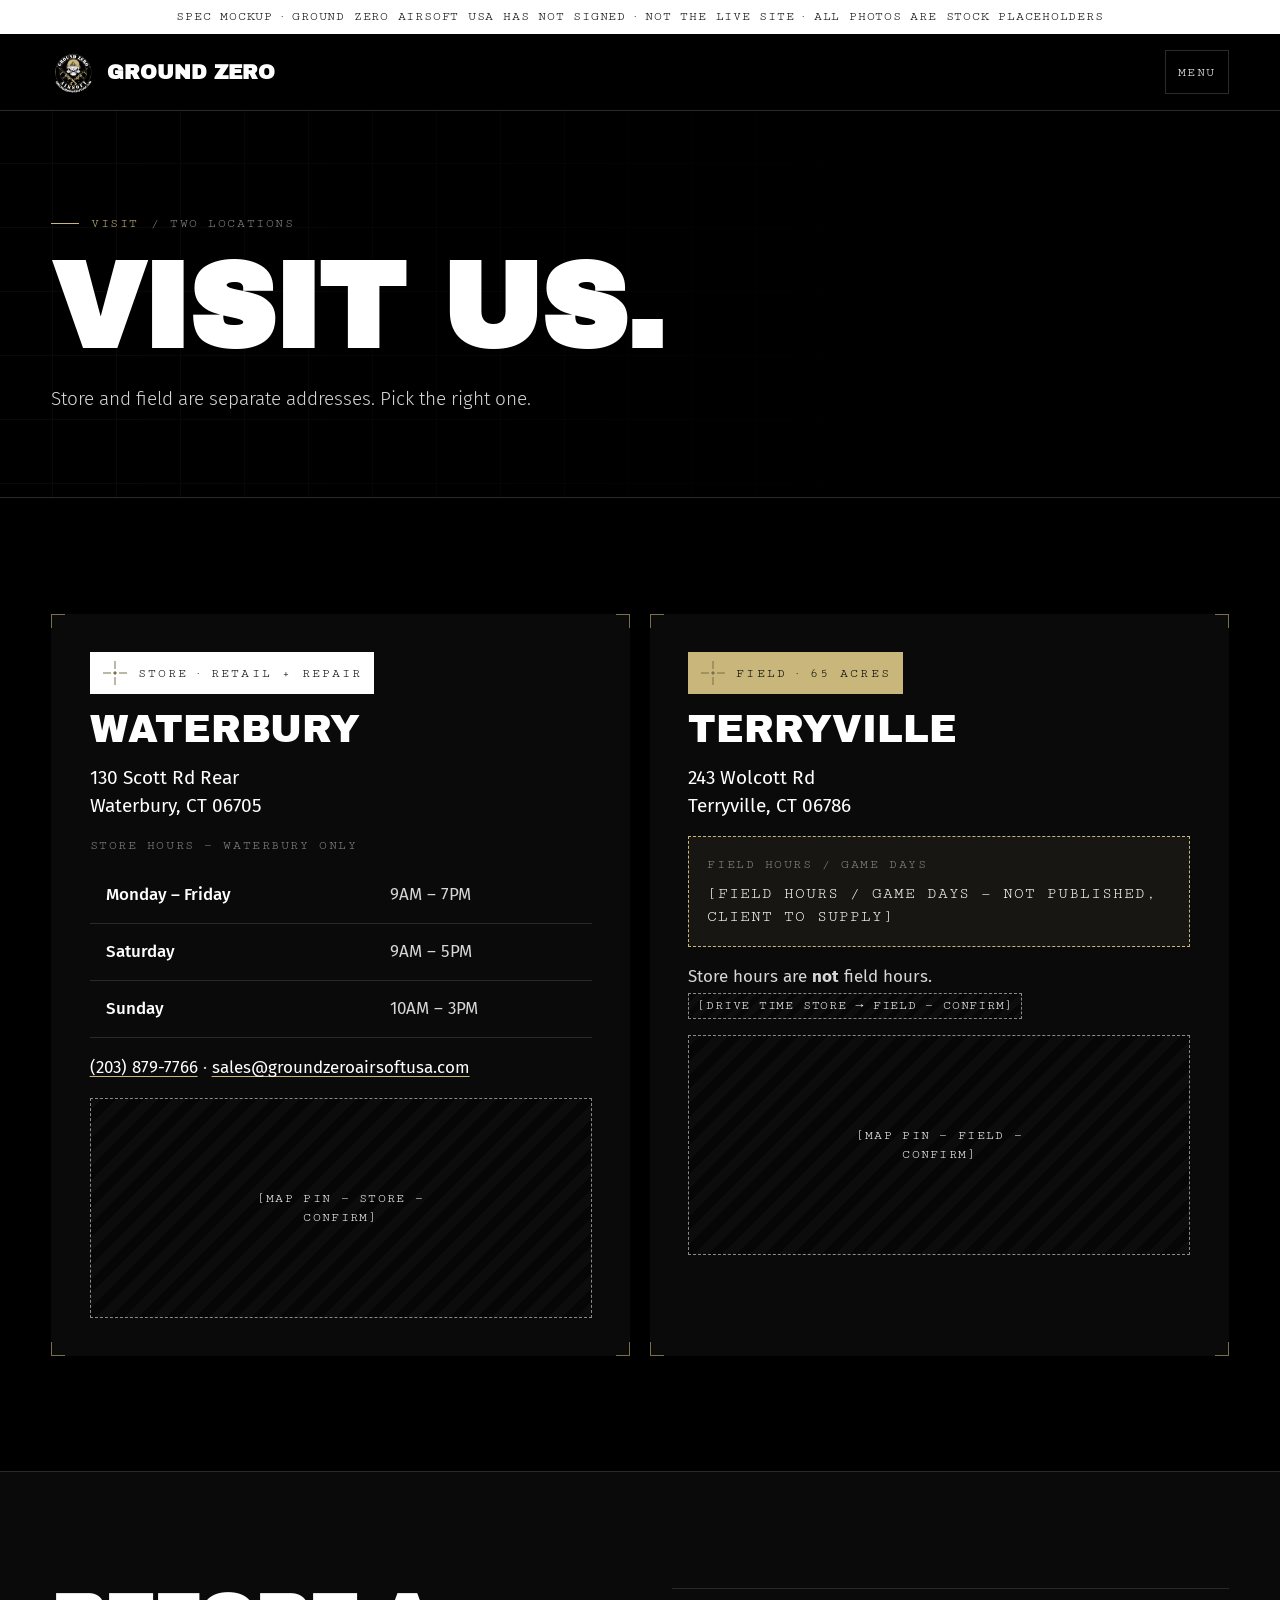
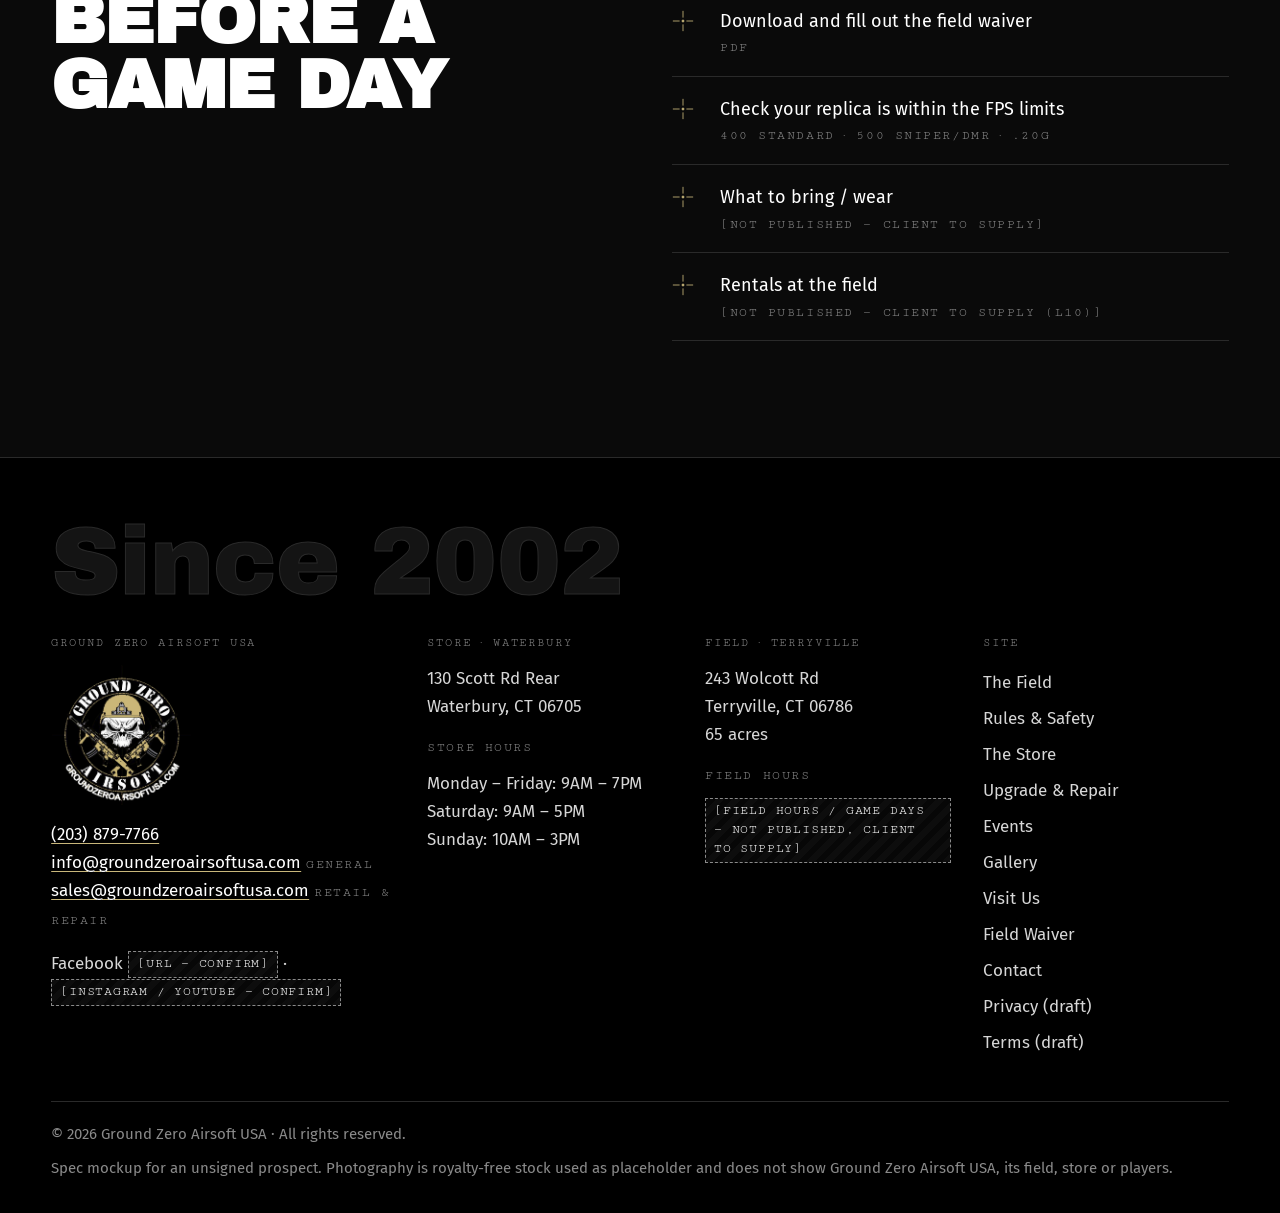
<file: visit.html>
<!doctype html>
<html lang="en">
<head>
<meta charset="utf-8">
<meta name="viewport" content="width=device-width, initial-scale=1">
<title>Visit Us — Store &amp; Field Locations | Ground Zero Airsoft USA</title>
<meta name="description" content="Ground Zero Airsoft USA: store at 130 Scott Rd Rear, Waterbury CT; field at 243 Wolcott Rd, Terryville CT.">
<meta name="robots" content="noindex, nofollow">
<meta name="theme-color" content="#000000">
<link rel="icon" href="assets/favicon.svg" type="image/svg+xml">
<link rel="preconnect" href="https://fonts.googleapis.com">
<link rel="preconnect" href="https://fonts.gstatic.com" crossorigin>
<link href="https://fonts.googleapis.com/css2?family=Archivo+Black&family=Cutive+Mono&family=Fira+Sans:wght@400;500;600&display=swap" rel="stylesheet">
<link rel="stylesheet" href="styles.css">
</head>
<body>
<a class="skip" href="#main">Skip to content</a>
<div class="mock-ribbon">Spec mockup · Ground Zero Airsoft USA has not signed · not the live site · all photos are stock placeholders</div>
<header class="site-head">
  <div class="wrap">
    <a class="brand" href="index.html" aria-label="Ground Zero Airsoft USA home"><img class="brand-logo" src="assets/logo-gza.png" alt="" width="44" height="44"><span class="display">Ground Zero</span><span class="mono">Airsoft USA · est. 2002</span></a>
    <button class="menu-btn" aria-expanded="false" aria-controls="site-nav">Menu</button>
    <nav class="nav" id="site-nav" aria-label="Main"><ul><li><a href="index.html">Home</a></li><li><a href="field.html">The Field</a></li><li><a href="rules.html">Rules &amp; Safety</a></li><li><a href="store.html">The Store</a></li><li><a href="upgrade-repair.html">Upgrade &amp; Repair</a></li><li><a href="events.html">Events</a></li><li><a href="gallery.html">Gallery</a></li><li><a href="visit.html" aria-current="page">Visit Us</a></li><li><a href="waiver.html">Field Waiver</a></li></ul></nav>
    <a class="head-call" href="tel:+12038797766"><svg class="xmark" viewBox="0 0 26 26" aria-hidden="true" fill="none" stroke="currentColor" stroke-width="1"><path d="M13 1v8M13 17v8M1 13h8M17 13h8"/><circle cx="13" cy="13" r="1.2" fill="currentColor"/></svg>(203) 879-7766</a>
  </div>
</header>
<main id="main">
<section class="page-head">
  <div class="grid-overlay" aria-hidden="true"></div>
  <div class="wrap">
    <p class="eyebrow"><b>VISIT</b> / Two locations</p>
    <h1 class="display">Visit us.</h1>
    <p class="lede">Store and field are separate addresses. Pick the right one.</p>
  </div>
</section>
<section class="section"><div class="wrap"><div class="locs"><article class="loc brk rv" id="store-location">
    <span class="tag"><svg class="xmark" viewBox="0 0 26 26" aria-hidden="true" fill="none" stroke="currentColor" stroke-width="1"><path d="M13 1v8M13 17v8M1 13h8M17 13h8"/><circle cx="13" cy="13" r="1.2" fill="currentColor"/></svg>Store · retail + repair</span>
    <h3>Waterbury</h3>
    <address>130 Scott Rd Rear<br>Waterbury, CT 06705</address>
    <table class="dtable"><caption>Store hours — Waterbury only</caption><tbody><tr><th scope="row">Monday – Friday</th><td>9AM – 7PM</td></tr><tr><th scope="row">Saturday</th><td>9AM – 5PM</td></tr><tr><th scope="row">Sunday</th><td>10AM – 3PM</td></tr></tbody></table>
    <p style="margin:0"><a href="tel:+12038797766">(203) 879-7766</a> · <a href="mailto:sales@groundzeroairsoftusa.com">sales@groundzeroairsoftusa.com</a></p>
    <div class="ph-frame"><span>[MAP PIN — STORE — CONFIRM]</span></div>
  </article><article class="loc loc--field brk rv" id="field-location">
    <span class="tag"><svg class="xmark" viewBox="0 0 26 26" aria-hidden="true" fill="none" stroke="currentColor" stroke-width="1"><path d="M13 1v8M13 17v8M1 13h8M17 13h8"/><circle cx="13" cy="13" r="1.2" fill="currentColor"/></svg>Field · 65 acres</span>
    <h3>Terryville</h3>
    <address>243 Wolcott Rd<br>Terryville, CT 06786</address>
    <div class="hours-gap"><p class="mono" style="margin:0 0 8px">Field hours / game days</p><span class="flag">[FIELD HOURS / GAME DAYS — NOT PUBLISHED, CLIENT TO SUPPLY]</span></div>
    <p style="margin:0">Store hours are <strong>not</strong> field hours. <span class="flag ">[DRIVE TIME STORE → FIELD — CONFIRM]</span></p>
    <div class="ph-frame"><span>[MAP PIN — FIELD — CONFIRM]</span></div>
  </article></div></div></section>
<section class="section section--panel"><div class="wrap split split--top"><div><h2 class="display">Before a game day</h2></div>
  <ul class="mission"><li><svg class="xmark" viewBox="0 0 26 26" aria-hidden="true" fill="none" stroke="currentColor" stroke-width="1"><path d="M13 1v8M13 17v8M1 13h8M17 13h8"/><circle cx="13" cy="13" r="1.2" fill="currentColor"/></svg><span>Download and fill out the field waiver<span class=mono>PDF</span></span></li><li><svg class="xmark" viewBox="0 0 26 26" aria-hidden="true" fill="none" stroke="currentColor" stroke-width="1"><path d="M13 1v8M13 17v8M1 13h8M17 13h8"/><circle cx="13" cy="13" r="1.2" fill="currentColor"/></svg><span>Check your replica is within the FPS limits<span class=mono>400 standard · 500 sniper/DMR · .20g</span></span></li><li><svg class="xmark" viewBox="0 0 26 26" aria-hidden="true" fill="none" stroke="currentColor" stroke-width="1"><path d="M13 1v8M13 17v8M1 13h8M17 13h8"/><circle cx="13" cy="13" r="1.2" fill="currentColor"/></svg><span>What to bring / wear<span class=mono>[NOT PUBLISHED — CLIENT TO SUPPLY]</span></span></li><li><svg class="xmark" viewBox="0 0 26 26" aria-hidden="true" fill="none" stroke="currentColor" stroke-width="1"><path d="M13 1v8M13 17v8M1 13h8M17 13h8"/><circle cx="13" cy="13" r="1.2" fill="currentColor"/></svg><span>Rentals at the field<span class=mono>[NOT PUBLISHED — CLIENT TO SUPPLY (L10)]</span></span></li></ul></div></section></main>
<footer class="site-foot">
  <div class="wrap">
    <p class="esa" aria-hidden="true">Since 2002</p>
    <div class="foot-grid">
      <div>
        <h2>Ground Zero Airsoft USA</h2>
        <img class="foot-logo" src="assets/logo-gza.png" alt="Ground Zero Airsoft logo" width="140" height="140" loading="lazy">
        <p><a href="tel:+12038797766">(203) 879-7766</a><br><a href="mailto:info@groundzeroairsoftusa.com">info@groundzeroairsoftusa.com</a> <span class="mono">General</span><br><a href="mailto:sales@groundzeroairsoftusa.com">sales@groundzeroairsoftusa.com</a> <span class="mono">Retail &amp; repair</span></p>
        <p>Facebook <span class="flag ">[URL — CONFIRM]</span> · <span class="flag ">[INSTAGRAM / YOUTUBE — CONFIRM]</span></p>
      </div>
      <div>
        <h2>Store · Waterbury</h2>
        <p>130 Scott Rd Rear<br>Waterbury, CT 06705</p>
        <p class="mono">Store hours</p><p>Monday – Friday: 9AM – 7PM<br>Saturday: 9AM – 5PM<br>Sunday: 10AM – 3PM</p>
      </div>
      <div>
        <h2>Field · Terryville</h2>
        <p>243 Wolcott Rd<br>Terryville, CT 06786<br>65 acres</p>
        <p class="mono">Field hours</p><p><span class="flag ">[FIELD HOURS / GAME DAYS — NOT PUBLISHED, CLIENT TO SUPPLY]</span></p>
      </div>
      <div>
        <h2>Site</h2>
        <ul><li><a href="field.html">The Field</a></li><li><a href="rules.html">Rules &amp; Safety</a></li><li><a href="store.html">The Store</a></li><li><a href="upgrade-repair.html">Upgrade &amp; Repair</a></li><li><a href="events.html">Events</a></li><li><a href="gallery.html">Gallery</a></li><li><a href="visit.html">Visit Us</a></li><li><a href="waiver.html">Field Waiver</a></li><li><a href="contact.html">Contact</a></li><li><a href="privacy.html">Privacy (draft)</a></li><li><a href="terms.html">Terms (draft)</a></li></ul>
      </div>
    </div>
    <div class="foot-base">
      <p>© <span data-year>2026</span> Ground Zero Airsoft USA · All rights reserved.</p>
      <p>Spec mockup for an unsigned prospect. Photography is royalty-free stock used as placeholder and does not show Ground Zero Airsoft USA, its field, store or players.</p>
    </div>
  </div>
</footer>
<nav class="action-bar" aria-label="Quick actions">
  <a href="tel:+12038797766">Call</a>
  <a href="waiver.html">Field waiver</a>
</nav>
<script src="script.js" defer></script>
</body>
</html>
</file>
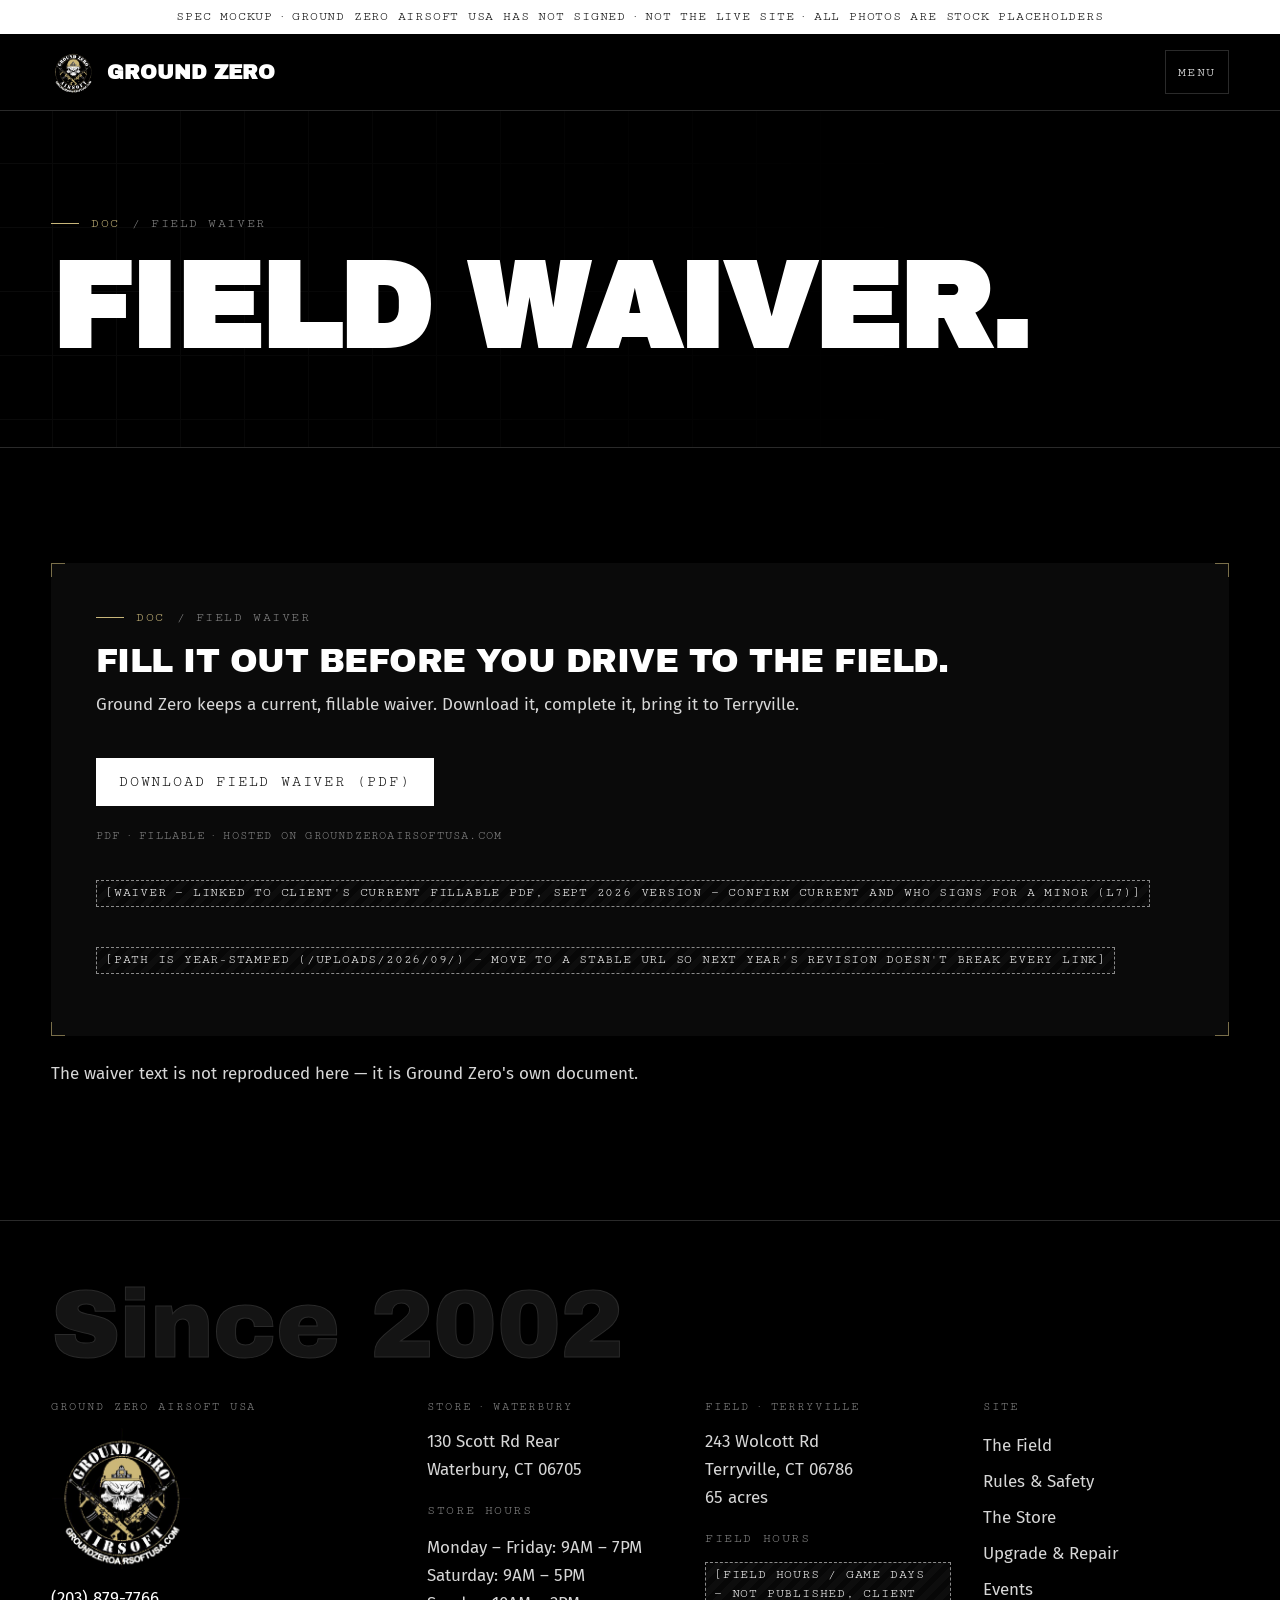
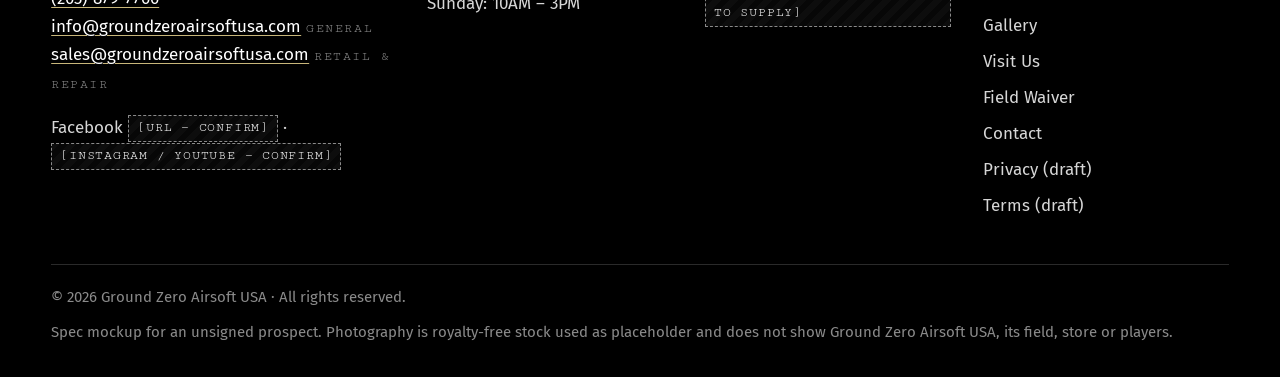
<file: waiver.html>
<!doctype html>
<html lang="en">
<head>
<meta charset="utf-8">
<meta name="viewport" content="width=device-width, initial-scale=1">
<title>Field Waiver (PDF) | Ground Zero Airsoft USA</title>
<meta name="description" content="Download Ground Zero Airsoft USA's fillable field waiver.">
<meta name="robots" content="noindex, nofollow">
<meta name="theme-color" content="#000000">
<link rel="icon" href="assets/favicon.svg" type="image/svg+xml">
<link rel="preconnect" href="https://fonts.googleapis.com">
<link rel="preconnect" href="https://fonts.gstatic.com" crossorigin>
<link href="https://fonts.googleapis.com/css2?family=Archivo+Black&family=Cutive+Mono&family=Fira+Sans:wght@400;500;600&display=swap" rel="stylesheet">
<link rel="stylesheet" href="styles.css">
</head>
<body>
<a class="skip" href="#main">Skip to content</a>
<div class="mock-ribbon">Spec mockup · Ground Zero Airsoft USA has not signed · not the live site · all photos are stock placeholders</div>
<header class="site-head">
  <div class="wrap">
    <a class="brand" href="index.html" aria-label="Ground Zero Airsoft USA home"><img class="brand-logo" src="assets/logo-gza.png" alt="" width="44" height="44"><span class="display">Ground Zero</span><span class="mono">Airsoft USA · est. 2002</span></a>
    <button class="menu-btn" aria-expanded="false" aria-controls="site-nav">Menu</button>
    <nav class="nav" id="site-nav" aria-label="Main"><ul><li><a href="index.html">Home</a></li><li><a href="field.html">The Field</a></li><li><a href="rules.html">Rules &amp; Safety</a></li><li><a href="store.html">The Store</a></li><li><a href="upgrade-repair.html">Upgrade &amp; Repair</a></li><li><a href="events.html">Events</a></li><li><a href="gallery.html">Gallery</a></li><li><a href="visit.html">Visit Us</a></li><li><a href="waiver.html" aria-current="page">Field Waiver</a></li></ul></nav>
    <a class="head-call" href="tel:+12038797766"><svg class="xmark" viewBox="0 0 26 26" aria-hidden="true" fill="none" stroke="currentColor" stroke-width="1"><path d="M13 1v8M13 17v8M1 13h8M17 13h8"/><circle cx="13" cy="13" r="1.2" fill="currentColor"/></svg>(203) 879-7766</a>
  </div>
</header>
<main id="main">
<section class="page-head">
  <div class="grid-overlay" aria-hidden="true"></div>
  <div class="wrap">
    <p class="eyebrow"><b>DOC</b> / Field waiver</p>
    <h1 class="display">Field waiver.</h1>
    
  </div>
</section>
<section class="section"><div class="wrap"><div class="waiver-panel brk rv">
  <div>
    <p class="eyebrow"><b>DOC</b> / Field waiver</p>
    <h3 class="display" style="margin:0 0 14px">Fill it out before you drive to the field.</h3>
    <p>Ground Zero keeps a current, fillable waiver. Download it, complete it, bring it to Terryville.</p>
  </div>
  <div class="btn-row"><a class="btn btn--primary" href="https://groundzeroairsoftusa.com/wp-content/uploads/2026/09/GZA_Waiver_FillableNEW.pdf" download>Download field waiver (PDF)</a></div>
  <p class="ext-note">PDF · fillable · hosted on groundzeroairsoftusa.com</p>
  <p><span class="flag ">[WAIVER — LINKED TO CLIENT'S CURRENT FILLABLE PDF, SEPT 2026 VERSION — CONFIRM CURRENT AND WHO SIGNS FOR A MINOR (L7)]</span></p>
  <p><span class="flag ">[PATH IS YEAR-STAMPED (/uploads/2026/09/) — MOVE TO A STABLE URL SO NEXT YEAR'S REVISION DOESN'T BREAK EVERY LINK]</span></p>
</div><p style="margin-top:24px">The waiver text is not reproduced here — it is Ground Zero's own document.</p></div></section></main>
<footer class="site-foot">
  <div class="wrap">
    <p class="esa" aria-hidden="true">Since 2002</p>
    <div class="foot-grid">
      <div>
        <h2>Ground Zero Airsoft USA</h2>
        <img class="foot-logo" src="assets/logo-gza.png" alt="Ground Zero Airsoft logo" width="140" height="140" loading="lazy">
        <p><a href="tel:+12038797766">(203) 879-7766</a><br><a href="mailto:info@groundzeroairsoftusa.com">info@groundzeroairsoftusa.com</a> <span class="mono">General</span><br><a href="mailto:sales@groundzeroairsoftusa.com">sales@groundzeroairsoftusa.com</a> <span class="mono">Retail &amp; repair</span></p>
        <p>Facebook <span class="flag ">[URL — CONFIRM]</span> · <span class="flag ">[INSTAGRAM / YOUTUBE — CONFIRM]</span></p>
      </div>
      <div>
        <h2>Store · Waterbury</h2>
        <p>130 Scott Rd Rear<br>Waterbury, CT 06705</p>
        <p class="mono">Store hours</p><p>Monday – Friday: 9AM – 7PM<br>Saturday: 9AM – 5PM<br>Sunday: 10AM – 3PM</p>
      </div>
      <div>
        <h2>Field · Terryville</h2>
        <p>243 Wolcott Rd<br>Terryville, CT 06786<br>65 acres</p>
        <p class="mono">Field hours</p><p><span class="flag ">[FIELD HOURS / GAME DAYS — NOT PUBLISHED, CLIENT TO SUPPLY]</span></p>
      </div>
      <div>
        <h2>Site</h2>
        <ul><li><a href="field.html">The Field</a></li><li><a href="rules.html">Rules &amp; Safety</a></li><li><a href="store.html">The Store</a></li><li><a href="upgrade-repair.html">Upgrade &amp; Repair</a></li><li><a href="events.html">Events</a></li><li><a href="gallery.html">Gallery</a></li><li><a href="visit.html">Visit Us</a></li><li><a href="waiver.html">Field Waiver</a></li><li><a href="contact.html">Contact</a></li><li><a href="privacy.html">Privacy (draft)</a></li><li><a href="terms.html">Terms (draft)</a></li></ul>
      </div>
    </div>
    <div class="foot-base">
      <p>© <span data-year>2026</span> Ground Zero Airsoft USA · All rights reserved.</p>
      <p>Spec mockup for an unsigned prospect. Photography is royalty-free stock used as placeholder and does not show Ground Zero Airsoft USA, its field, store or players.</p>
    </div>
  </div>
</footer>
<nav class="action-bar" aria-label="Quick actions">
  <a href="tel:+12038797766">Call</a>
  <a href="waiver.html">Field waiver</a>
</nav>
<script src="script.js" defer></script>
</body>
</html>
</file>
<file: styles.css>
/* ==========================================================================
   Ground Zero Airsoft USA — spec mockup
   Register: their own badge. True black + white + logo tan (#C8B67A, sampled
   from their logo file). Tan draws lines and sets figures; it never fills area.
   Heavy, wide, warm, institutional. NO BLUE anywhere: the theme-default blue
   is gone, and electric blue belongs to another lead in this folder.
   The reticle is the design system: rings, crosshairs, tick rings, brackets.
   ========================================================================== */

@property --arm { syntax: "<length>"; inherits: true; initial-value: 14px; }
@property --bc  { syntax: "<color>";  inherits: true; initial-value: #7A6F4A; }

:root {
  --zero: #000000;          /* true black — the logo's ground, ~80% of every page */
  --panel: #0A0A0A;
  --panel-raised: #141414;
  --rule: #2A2A2A;
  --muted: #8A8A8A;         /* 6.1:1 on black */
  --body: #D6D6D6;
  --white: #FFFFFF;         /* display type, the dominant high-contrast voice */
  --tan: #C8B67A;           /* sampled from their logo file (assets/logo-gza.png), 2026-10-09. Minority accent, ~5%: lines and figures, never area */
  --tan-dim: #7A6F4A;
  --tan-wash: rgba(200, 182, 122, .07);

  --f-display: "Archivo Black", "Arial Black", sans-serif;
  --f-body: "Fira Sans", system-ui, sans-serif;
  --f-mono: "Cutive Mono", "Courier New", monospace;

  --ease: cubic-bezier(.2, .7, .2, 1);
  --wrap: 1600px;
  --gutter: clamp(16px, 4vw, 56px);
  --head-h: 76px;
}

*, *::before, *::after { box-sizing: border-box; }
html { -webkit-text-size-adjust: 100%; scroll-padding-top: calc(var(--head-h) + 16px); }
body {
  margin: 0; background: var(--zero); color: var(--body);
  font: 400 1.0625rem/1.65 var(--f-body);
  -webkit-font-smoothing: antialiased;
  padding-bottom: 64px; /* mobile action bar */
}
@media (min-width: 900px) { body { padding-bottom: 0; } }
img { max-width: 100%; height: auto; display: block; }
a { color: var(--white); text-decoration-color: var(--tan); text-underline-offset: 3px; text-decoration-thickness: 1px; }
a:hover { color: var(--tan); }
:focus-visible { outline: 2px solid var(--tan); outline-offset: 3px; }
h1, h2, h3, h4 { color: var(--white); margin: 0 0 .5em; }
p { margin: 0 0 1em; }
.sr-only { position: absolute; width: 1px; height: 1px; overflow: hidden; clip: rect(0 0 0 0); white-space: nowrap; }
.skip { position: absolute; left: 12px; top: -60px; z-index: 100; background: var(--white); color: var(--zero); padding: 10px 14px; font-family: var(--f-mono); }
.skip:focus { top: 12px; }

.wrap { width: 100%; max-width: var(--wrap); margin: 0 auto; padding: 0 var(--gutter); }

/* ---------- Type voices ---------- */
.display {
  font-family: var(--f-display); font-weight: 900; text-transform: uppercase;
  letter-spacing: -.015em; line-height: .95; color: var(--white);
}
.mono, .eyebrow {
  font-family: var(--f-mono); text-transform: uppercase; letter-spacing: .12em;
  color: var(--muted); font-size: .8125rem; line-height: 1.5;
}
.eyebrow { display: flex; align-items: center; gap: 12px; margin-bottom: 18px; }
.eyebrow::before { content: ""; width: 28px; height: 1px; background: var(--tan); flex: none; }
.eyebrow b { color: var(--tan); font-weight: 400; }
h2.display { font-size: clamp(2rem, 5.4vw, 4.4rem); margin-bottom: 20px; }
h3.display { font-size: clamp(1.4rem, 2.6vw, 2.1rem); font-weight: 400; }
.lede { font-size: 1.1875rem; font-weight: 300; color: var(--body); max-width: 62ch; }

/* ---------- Flags: every [CONFIRM] stays visible ---------- */
.flag {
  display: inline-block; font: 400 .8125rem/1.45 var(--f-mono); letter-spacing: .06em;
  text-transform: uppercase; color: var(--white);
  border: 1px dashed var(--muted); background: repeating-linear-gradient(-45deg, #0d0d0d 0 6px, #070707 6px 12px);
  padding: 3px 8px; vertical-align: middle; max-width: 100%; overflow-wrap: anywhere;
}
.flag--block { display: block; padding: 12px 14px; margin: 12px 0; }
.flag--sic { border-color: var(--tan-dim); color: var(--tan); }
.flag--note { color: var(--body); }
.mock-ribbon {
  background: var(--white); color: var(--zero); font: 400 .8125rem/1.4 var(--f-mono);
  letter-spacing: .06em; text-transform: uppercase; text-align: center; padding: 8px 16px;
}

/* ---------- Bracket corners (draw on) ---------- */
.brk {
  --arm: 14px; --bc: var(--tan-dim);
  position: relative;
  background:
    linear-gradient(var(--bc), var(--bc)) top left / var(--arm) 1px no-repeat,
    linear-gradient(var(--bc), var(--bc)) top left / 1px var(--arm) no-repeat,
    linear-gradient(var(--bc), var(--bc)) top right / var(--arm) 1px no-repeat,
    linear-gradient(var(--bc), var(--bc)) top right / 1px var(--arm) no-repeat,
    linear-gradient(var(--bc), var(--bc)) bottom left / var(--arm) 1px no-repeat,
    linear-gradient(var(--bc), var(--bc)) bottom left / 1px var(--arm) no-repeat,
    linear-gradient(var(--bc), var(--bc)) bottom right / var(--arm) 1px no-repeat,
    linear-gradient(var(--bc), var(--bc)) bottom right / 1px var(--arm) no-repeat;
  transition: --arm 180ms var(--ease), --bc 120ms linear;
}
.brk.panel { background-color: var(--panel); }
.js-motion .brk.rv:not(.is-in) { --arm: 0px; }
a.brk:hover, .brk:hover, .brk:focus-within, .brk.is-active { --bc: var(--tan); }

/* ---------- Header ---------- */
.site-head {
  position: sticky; top: 0; z-index: 50; background: rgba(0, 0, 0, .92);
  border-bottom: 1px solid var(--rule); backdrop-filter: blur(8px);
}
.site-head .wrap { display: flex; align-items: center; gap: 20px; height: var(--head-h); transition: height 220ms var(--ease); }
.site-head.is-condensed .wrap { height: 56px; }
.brand { display: flex; align-items: baseline; gap: 10px; text-decoration: none; color: var(--white); min-height: 44px; align-items: center; }
.brand .display { font-size: 1.75rem; line-height: 1; }
.brand .mono { font-size: .6875rem; color: var(--muted); }
.nav { margin-left: auto; }
.nav ul { list-style: none; margin: 0; padding: 0; display: flex; gap: 2px; }
.nav a {
  display: flex; align-items: center; min-height: 44px; padding: 0 10px;
  font: 400 .8125rem/1 var(--f-mono); letter-spacing: .1em; text-transform: uppercase;
  color: var(--body); text-decoration: none; border-bottom: 1px solid transparent;
}
.nav a:hover { color: var(--tan); }
.nav a[aria-current="page"] { color: var(--tan); border-bottom-color: var(--tan); }
.head-call {
  display: none; font: 400 .9375rem/1 var(--f-mono); letter-spacing: .08em; color: var(--white);
  text-decoration: none; border: 1px solid var(--rule); padding: 0 14px; min-height: 44px; align-items: center; gap: 8px;
}
.head-call:hover { border-color: var(--tan); color: var(--white); }
.menu-btn {
  margin-left: auto; min-height: 44px; min-width: 44px; padding: 0 12px; background: none;
  border: 1px solid var(--rule); color: var(--white); font: 400 .8125rem/1 var(--f-mono);
  letter-spacing: .12em; text-transform: uppercase; cursor: pointer;
}
@media (max-width: 1179px) {
  .nav { position: fixed; inset: var(--head-h) 0 auto 0; background: var(--zero); border-bottom: 1px solid var(--rule); display: none; max-height: calc(100vh - var(--head-h)); overflow: auto; }
  .nav.is-open { display: block; }
  .nav ul { flex-direction: column; padding: 8px var(--gutter) 20px; }
  .nav a { border-bottom: 1px solid var(--rule); font-size: .9375rem; }
}
@media (min-width: 1180px) {
  .menu-btn { display: none; }
  .head-call { display: inline-flex; }
}

/* ---------- Buttons ---------- */
.btn {
  display: inline-flex; align-items: center; justify-content: center; gap: 10px; min-height: 48px;
  padding: 0 22px; font: 400 .9375rem/1 var(--f-mono); letter-spacing: .12em; text-transform: uppercase;
  text-decoration: none; border: 1px solid var(--white); cursor: pointer;
  transition: background-color 120ms linear, color 120ms linear, border-color 120ms linear;
}
.btn--primary { background: var(--white); color: var(--zero); }
.btn--primary { background: var(--white); border-color: var(--white); color: var(--zero); }
.btn--primary:hover { background: var(--tan); border-color: var(--tan); color: var(--zero); }
.btn--ghost { background: transparent; color: var(--white); border-color: var(--tan); }
.btn--ghost:hover { border-color: var(--tan); color: var(--white); background: var(--tan-wash); }
.btn-row { display: flex; flex-wrap: wrap; gap: 12px; }

/* ---------- Hero ---------- */
.hero { position: relative; min-height: min(92vh, 900px); display: flex; align-items: flex-end; overflow: hidden; border-bottom: 1px solid var(--rule); }
.hero picture img { object-position: 70% 30%; }
.hero picture, .hero picture img { position: absolute; inset: 0; width: 100%; height: 100%; object-fit: cover; }
.hero::before { /* scrim: ground -> transparent, 180deg family */
  content: ""; position: absolute; inset: 0; z-index: 1;
  background:
    linear-gradient(0deg, var(--zero) 0%, rgba(0, 0, 0, 0) 38%),
    linear-gradient(90deg, rgba(0, 0, 0, .88) 0%, rgba(0, 0, 0, 0) 68%);
}
.grid-overlay {
  position: absolute; inset: -12px; z-index: 2; pointer-events: none; opacity: .35;
  background-image:
    linear-gradient(var(--rule) 1px, transparent 1px),
    linear-gradient(90deg, var(--rule) 1px, transparent 1px);
  background-size: 64px 64px;
}
.js-motion .hero .grid-overlay { animation: drift 40s linear infinite alternate; }
@keyframes drift { to { transform: translate(12px, 12px); } }
.hero-inner { position: relative; z-index: 3; padding-top: 120px; padding-bottom: clamp(40px, 7vw, 88px); width: 100%; }
/* red slash under the hero headline */
.hero h1::after { content: ""; display: block; width: 120px; height: 6px; background: var(--tan); margin-top: 18px; }
.hero h1 { font-size: clamp(2.5rem, 8.4vw, 7rem); margin: 0 auto 22px; max-width: 16ch; }
.hero .tagline { color: var(--white); }
.hero .tagline b { color: var(--tan); font-weight: 400; }
.img-label {
  position: absolute; z-index: 3; right: var(--gutter); top: 16px; font: 400 .75rem/1.4 var(--f-mono);
  letter-spacing: .08em; text-transform: uppercase; color: var(--body); background: rgba(0, 0, 0, .8); padding: 4px 8px; border: 1px solid var(--rule);
}
.reticle { position: absolute; z-index: 3; width: 84px; height: 84px; right: 18%; top: 30%; color: var(--tan); opacity: .9; pointer-events: none; }
.js-motion .reticle { animation: settle 900ms var(--ease) both 200ms; }
@keyframes settle { from { transform: translate(-26px, 18px) scale(1.25); opacity: 0; } to { transform: none; opacity: .9; } }
@media (max-width: 699px) { .reticle { display: none; } }

.hud-strip {
  display: grid; grid-template-columns: 1fr; border: 1px solid var(--rule); margin: 0 0 28px;
  background: rgba(0, 0, 0, .7);
}
.hud-strip > div { padding: 14px 18px; border-bottom: 1px solid var(--rule); display: flex; flex-direction: column; gap: 2px; }
.hud-strip > div:last-child { border-bottom: 0; }
.hud-strip .k { font: 400 .75rem/1.3 var(--f-mono); letter-spacing: .14em; color: var(--muted); text-transform: uppercase; }
.hud-strip .v { font: 400 1.75rem/1 var(--f-display); text-transform: uppercase; color: var(--white); letter-spacing: 0; }
@media (min-width: 700px) {
  .hud-strip { grid-template-columns: repeat(3, minmax(0, 1fr)); max-width: 980px; }
  .hud-strip > div { border-bottom: 0; border-right: 1px solid var(--rule); }
  .hud-strip > div:last-child { border-right: 0; }
}

/* ---------- Sections ---------- */
.section { padding: clamp(64px, 9vw, 120px) 0; position: relative; overflow-x: clip; border-bottom: 1px solid var(--rule); }
.section--panel { background: var(--panel); }
.section--topo { background-color: var(--zero); background-image: url("assets/rings.svg"); background-size: 1100px auto; background-position: 110% 50%; background-repeat: no-repeat; }
.section--panel.section--topo { background-color: var(--panel); }
.section--grid::after {
  content: ""; position: absolute; inset: 0; pointer-events: none; opacity: .25;
  background-image: linear-gradient(var(--rule) 1px, transparent 1px), linear-gradient(90deg, var(--rule) 1px, transparent 1px);
  background-size: 64px 64px; -webkit-mask-image: linear-gradient(180deg, #000, transparent 60%); mask-image: linear-gradient(180deg, #000, transparent 60%);
}
.section > .wrap { position: relative; z-index: 1; }
.sec-head { margin-bottom: clamp(32px, 5vw, 56px); max-width: 980px; }
.rule-draw { height: 1px; background: var(--rule); transform-origin: left; margin: 0 0 28px; }
.js-motion .rule-draw.rv:not(.is-in) { transform: scaleX(0); }
.rule-draw.rv { transition: transform 300ms var(--ease); }

.page-head { padding: clamp(56px, 8vw, 104px) 0 clamp(40px, 5vw, 64px); border-bottom: 1px solid var(--rule); position: relative; overflow: hidden; }
.page-head h1 { font-size: clamp(3rem, 10vw, 7.5rem); margin: 0 0 18px; }
.page-head .grid-overlay { opacity: .25; -webkit-mask-image: linear-gradient(90deg, #000, transparent 75%); mask-image: linear-gradient(90deg, #000, transparent 75%); }
.page-head .wrap { position: relative; z-index: 3; }

.grid { display: grid; gap: clamp(16px, 2vw, 24px); }
@media (min-width: 760px) { .grid--2 { grid-template-columns: repeat(2, minmax(0, 1fr)); } .grid--3 { grid-template-columns: repeat(2, minmax(0, 1fr)); } .grid--4 { grid-template-columns: repeat(2, minmax(0, 1fr)); } }
@media (min-width: 1100px) { .grid--3 { grid-template-columns: repeat(3, minmax(0, 1fr)); } .grid--4 { grid-template-columns: repeat(4, minmax(0, 1fr)); } }
.split { display: grid; gap: clamp(28px, 5vw, 72px); }
@media (min-width: 960px) { .split { grid-template-columns: minmax(0,1fr) minmax(0,1fr); align-items: start; } .split--wide-left { grid-template-columns: 1.3fr 1fr; } }

.card { padding: clamp(20px, 2.4vw, 32px); }
.card h3 { font: 400 1.75rem/1 var(--f-display); text-transform: uppercase; margin-bottom: 12px; }
.card .mono { display: block; margin-bottom: 10px; }

/* ---------- Status panel (Saturday) ---------- */
.status { display: grid; gap: 0; border: 1px solid var(--rule); background: var(--panel); }
.status-main { padding: clamp(22px, 3vw, 40px); border-bottom: 1px solid var(--rule); }
.status-main .open {
  font: 400 clamp(3rem, 9vw, 6.5rem)/.88 var(--f-display); text-transform: uppercase; color: var(--white); margin: 8px 0 14px;
}
.status-main .open span { display: block; color: var(--tan); font-weight: 800; }
.status-facts { list-style: none; margin: 0; padding: 0; display: grid; }
.status-facts li { padding: 16px clamp(22px, 3vw, 40px); border-bottom: 1px solid var(--rule); display: grid; gap: 4px; }
.status-facts li:last-child { border-bottom: 0; }
.status-facts .k { font: 400 .75rem/1.3 var(--f-mono); letter-spacing: .14em; text-transform: uppercase; color: var(--muted); }
.status-facts .v { color: var(--white); font-size: 1.125rem; }
@media (min-width: 960px) { .status { grid-template-columns: 1.1fr 1fr; } .status-main { border-bottom: 0; border-right: 1px solid var(--rule); } }

.pulse-dot { display: inline-block; width: 8px; height: 8px; background: var(--tan); margin-right: 8px; vertical-align: middle; }

/* ---------- Data tables ---------- */
.dtable { width: 100%; border-collapse: collapse; font-size: 1.0625rem; }
.dtable caption { text-align: left; font: 400 .8125rem/1.5 var(--f-mono); letter-spacing: .12em; text-transform: uppercase; color: var(--muted); padding: 0 0 12px; }
.dtable th, .dtable td { text-align: left; padding: 14px 16px; border-bottom: 1px solid var(--rule); vertical-align: top; }
.dtable thead th { font: 400 .75rem/1.3 var(--f-mono); letter-spacing: .14em; text-transform: uppercase; color: var(--body); background: var(--panel-raised); border-bottom: 1px solid var(--tan-dim); }
.dtable tbody th { color: var(--white); font-weight: 500; }
.hours td.is-open { color: var(--white); font-weight: 500; }
.hours tr.is-open th, .hours tr.is-open td { background: var(--tan-wash); color: var(--white); }
.hours tr.is-open th { box-shadow: inset 2px 0 0 var(--tan); }
.hours .closed { color: var(--muted); }

/* ---------- Chrono / M.E.D. ladder ---------- */
.chrono-wrap { position: relative; }
.chrono-wrap::before { /* the one faint radial wash */
  content: ""; position: absolute; inset: -10% 0; z-index: 0; pointer-events: none;
  background: radial-gradient(60% 55% at 50% 45%, var(--tan-wash), transparent 70%);
}
.chrono { position: relative; z-index: 1; width: 100%; border-collapse: collapse; background: var(--panel); border: 1px solid var(--rule); }
.chrono caption { text-align: left; padding: 0 0 14px; font: 400 .8125rem/1.5 var(--f-mono); letter-spacing: .12em; text-transform: uppercase; color: var(--body); }
.chrono th, .chrono td { padding: 18px 18px; text-align: left; vertical-align: top; border-bottom: 1px solid var(--rule); }
.chrono thead th { font: 400 .75rem/1.3 var(--f-mono); letter-spacing: .14em; text-transform: uppercase; color: var(--body); background: var(--panel-raised); }
.chrono tbody th { font-weight: 500; color: var(--white); font-size: 1.0625rem; }
.chrono .band-no { font: 400 .8125rem/1 var(--f-mono); letter-spacing: .12em; color: var(--muted); display: block; margin-bottom: 8px; }
.chrono .cond { display: block; color: var(--white); font-size: 1.0625rem; }
.chrono .cond + .cond { margin-top: 8px; }
.chrono .cond .and { font: 400 .75rem/1 var(--f-mono); letter-spacing: .14em; color: var(--tan); margin-right: 8px; text-transform: uppercase; }
.chrono .dist { font: 400 1.625rem/1 var(--f-display); letter-spacing: 0; }
.ticks { display: inline-flex; gap: 4px; }
.ticks i { width: 5px; height: 16px; background: var(--rule); display: block; transition: background-color 120ms linear; }
.band-1 .ticks i:nth-child(-n+1), .band-2 .ticks i:nth-child(-n+2) { background: var(--tan-dim); }
.band-3 .ticks i:nth-child(-n+3), .band-4 .ticks i:nth-child(-n+4) { background: var(--tan); }
.band-5 .ticks i { background: var(--white); }
.band-4 th, .band-4 td { background: var(--tan-wash); }
.band-5 th, .band-5 td { border-top: 1px solid var(--white); border-bottom: 1px solid var(--white); background: var(--tan-wash); }
.band-5 tbody th, .band-5 th { font-weight: 500; }
.band-5 .cond { font-weight: 500; }
.band-5 .dist { font-weight: 900; }
.js-motion .chrono.rv:not(.is-in) .ticks i { background: var(--rule) !important; }
.chrono-note { margin-top: 18px; padding: 16px 18px; border-left: 1px solid var(--tan); background: var(--panel); color: var(--white); }
@media (max-width: 759px) {
  .chrono thead { position: absolute; width: 1px; height: 1px; overflow: hidden; clip: rect(0 0 0 0); }
  .chrono, .chrono tbody, .chrono tr, .chrono th, .chrono td { display: block; width: 100%; }
  .chrono caption { display: block; width: 100%; padding: 14px 16px; border-bottom: 1px solid var(--rule); }
  .chrono tr { border-bottom: 1px solid var(--rule); }
  .chrono th, .chrono td { border-bottom: 0; padding: 10px 16px; }
  .chrono tr > :first-child { padding-top: 18px; }
  .chrono tr > :last-child { padding-bottom: 18px; }
  .chrono td[data-label]::before { content: attr(data-label); display: block; font: 400 .6875rem/1.3 var(--f-mono); letter-spacing: .14em; text-transform: uppercase; color: var(--muted); margin-bottom: 6px; }
  .band-5 th, .band-5 td { border: 0; }
  .band-5 { border-top: 1px solid var(--white) !important; border-bottom: 1px solid var(--white) !important; }
}
@media (forced-colors: active) { .ticks { display: none; } }
@media print { .ticks { display: none; } }

/* ---------- Eye protection ---------- */
.eyepro { display: grid; gap: 0; border: 1px solid var(--rule); background: var(--panel); }
.eyepro-std { padding: clamp(24px, 3vw, 40px); border-bottom: 1px solid var(--rule); }
.eyepro-std .std { font: 400 clamp(3.4rem, 10vw, 6rem)/.9 var(--f-display); color: var(--white); letter-spacing: -.01em; margin: 6px 0 10px; }
.eyepro ol { margin: 0; padding: 0; list-style: none; counter-reset: c; }
.eyepro li { counter-increment: c; padding: 18px clamp(22px, 3vw, 36px) 18px calc(clamp(22px, 3vw, 36px) + 42px); border-bottom: 1px solid var(--rule); position: relative; color: var(--white); }
.eyepro li:last-child { border-bottom: 0; }
.eyepro li::before { content: counter(c, decimal-leading-zero); position: absolute; left: clamp(22px, 3vw, 36px); top: 20px; font: 400 .8125rem/1 var(--f-mono); color: var(--tan); letter-spacing: .1em; }
.eyepro strong { color: var(--white); font-weight: 600; }
@media (min-width: 960px) { .eyepro { grid-template-columns: .8fr 1.2fr; } .eyepro-std { border-bottom: 0; border-right: 1px solid var(--rule); } }

/* ---------- Rules ---------- */
.rules { list-style: none; margin: 0; padding: 0; counter-reset: r; display: grid; gap: 0; border-top: 1px solid var(--rule); }
.rules > li { counter-increment: r; display: grid; gap: 6px 28px; padding: 26px 0; border-bottom: 1px solid var(--rule); }
.rules h3 { font: 400 1.625rem/1.05 var(--f-display); text-transform: uppercase; margin: 0; }
.rules h3::before { content: "R-" counter(r, decimal-leading-zero) " "; font: 400 .8125rem/1 var(--f-mono); color: var(--tan); letter-spacing: .12em; vertical-align: middle; margin-right: 10px; }
.rules p { margin: 0 0 .6em; max-width: 68ch; }
.rules a.anchor { font: 400 .75rem/1 var(--f-mono); color: var(--muted); text-decoration: none; letter-spacing: .1em; }
.rules a.anchor:hover { color: var(--tan); }
@media (min-width: 900px) { .rules > li { grid-template-columns: minmax(240px, 1fr) 2fr; } }

/* ---------- Fields ---------- */
.field-card { display: grid; overflow: hidden; text-decoration: none; color: inherit; background-color: var(--panel); }
.field-card figure { margin: 0; position: relative; aspect-ratio: 4 / 3; overflow: hidden; }
.field-card figure img { width: 100%; height: 100%; object-fit: cover; }
.field-card figure::after { content: ""; position: absolute; inset: 0; background: linear-gradient(0deg, var(--panel) 0%, rgba(10, 10, 10, 0) 55%); }
.field-card figcaption, .ph-cap { position: absolute; z-index: 1; left: 12px; top: 12px; font: 400 .6875rem/1.3 var(--f-mono); letter-spacing: .08em; text-transform: uppercase; color: var(--body); background: rgba(0, 0, 0, .82); padding: 4px 8px; border: 1px solid var(--rule); max-width: calc(100% - 24px); }
.field-card .body { padding: clamp(20px, 2.4vw, 32px); position: relative; }
.field-card .fno { font: 400 .8125rem/1 var(--f-mono); letter-spacing: .14em; color: var(--tan); }
.field-card h3 { font: 400 clamp(2.4rem, 5vw, 3.75rem)/.9 var(--f-display); text-transform: uppercase; margin: 10px 0 16px; }
.quote { margin: 0 0 14px; padding-left: 16px; border-left: 1px solid var(--tan-dim); color: var(--white); font-weight: 300; font-size: 1.125rem; }
.quote cite { display: block; margin-top: 8px; font: 400 .75rem/1.3 var(--f-mono); letter-spacing: .12em; text-transform: uppercase; color: var(--muted); font-style: normal; }
.tags { display: flex; flex-wrap: wrap; gap: 6px; list-style: none; margin: 14px 0 0; padding: 0; }
.tags li { font: 400 .75rem/1 var(--f-mono); letter-spacing: .12em; text-transform: uppercase; color: var(--body); border: 1px solid var(--rule); padding: 7px 9px; }
.mosaic { display: grid; gap: clamp(16px, 2vw, 24px); }
@media (min-width: 960px) { .mosaic { grid-template-columns: minmax(0,1fr) minmax(0,1fr); } .mosaic .mega { grid-column: 1 / -1; } }
.mega { display: grid; gap: 20px; padding: clamp(22px, 3vw, 36px); align-items: center; }
.mega .display { font-size: clamp(2.6rem, 6vw, 4.5rem); }
@media (min-width: 760px) { .mega { grid-template-columns: auto 1fr auto; } }

.ph-frame { position: relative; aspect-ratio: 4 / 3; border: 1px dashed var(--muted); display: grid; place-items: center; text-align: center; padding: 20px; background: repeating-linear-gradient(-45deg, #0c0c0c 0 10px, #060606 10px 20px); }
.ph-frame span { font: 400 .8125rem/1.5 var(--f-mono); letter-spacing: .1em; text-transform: uppercase; color: var(--white); max-width: 30ch; }
.ph-frame--wide { aspect-ratio: 16 / 9; }
.ph-frame--sq { aspect-ratio: 1 / 1; }

/* ---------- Selector (WARFACE-register pattern, rebuilt from scratch) ---------- */
.selector { display: grid; gap: 0; border: 1px solid var(--rule); background: var(--panel); }
.sel-list { display: flex; overflow-x: auto; border-bottom: 1px solid var(--rule); scrollbar-width: thin; }
.sel-list button {
  flex: none; min-height: 52px; padding: 0 18px; background: none; border: 0; border-right: 1px solid var(--rule);
  color: var(--body); font: 400 .8125rem/1 var(--f-mono); letter-spacing: .12em; text-transform: uppercase; cursor: pointer; text-align: left;
  border-bottom: 2px solid transparent;
}
.sel-list button:hover { color: var(--white); }
.sel-list button[aria-selected="true"] { color: var(--white); background: var(--tan-wash); border-bottom-color: var(--tan); }
.sel-list button.is-dev { color: var(--muted); }
.sel-list button .n { color: var(--muted); margin-right: 8px; }
.sel-panel { padding: clamp(22px, 3.5vw, 48px); display: grid; gap: 28px; }
.sel-panel[hidden] { display: none; }
.sel-panel h3 { font: 400 clamp(2.6rem, 7vw, 5rem)/.9 var(--f-display); text-transform: uppercase; margin: 6px 0 16px; }
.sel-panel p { font-size: 1.125rem; color: var(--white); max-width: 60ch; }
.sel-panel .kv { display: grid; gap: 0; border-top: 1px solid var(--rule); margin: 0; }
.sel-panel .kv div { display: grid; grid-template-columns: 140px 1fr; gap: 12px; padding: 12px 0; border-bottom: 1px solid var(--rule); }
.sel-panel .kv dt { font: 400 .75rem/1.5 var(--f-mono); letter-spacing: .12em; text-transform: uppercase; color: var(--muted); }
.sel-panel .kv dd { margin: 0; color: var(--white); }
.sel-panel.is-dev h3 { color: var(--body); }
@media (min-width: 1000px) {
  .selector { grid-template-columns: 300px 1fr; }
  .sel-list { flex-direction: column; border-bottom: 0; border-right: 1px solid var(--rule); overflow: visible; }
  .sel-list button { border-right: 0; border-bottom: 1px solid var(--rule); border-left: 2px solid transparent; min-height: 56px; }
  .sel-list button[aria-selected="true"] { border-left-color: var(--tan); border-bottom-color: var(--rule); }
}
/* No-JS: every panel shows, stacked */
html:not(.js) .sel-list { display: none; }
html:not(.js) .sel-panel[hidden] { display: grid; border-top: 1px solid var(--rule); }

.dev-badge { display: inline-block; font: 400 .75rem/1 var(--f-mono); letter-spacing: .14em; text-transform: uppercase; color: var(--white); border: 1px dashed var(--tan-dim); padding: 6px 8px; }
.variants { display: grid; grid-template-columns: repeat(auto-fit, minmax(150px, 1fr)); gap: 1px; background: var(--rule); list-style: none; padding: 0; margin: 24px 0 0; border: 1px solid var(--rule); }
.variants li { padding: 16px 18px; background: var(--zero); }
.variants .k { font: 400 .6875rem/1 var(--f-mono); letter-spacing: .14em; color: var(--muted); display: block; margin-bottom: 8px; text-transform: uppercase; }
.variants .v { font: 400 1.5rem/1 var(--f-display); text-transform: uppercase; color: var(--white); }

/* ---------- Rentals ---------- */
.gun { display: grid; grid-template-columns: minmax(0, 1fr); gap: 0; min-width: 0; background-color: var(--panel); }
.gun .ph-frame { aspect-ratio: 16 / 9; border-width: 0 0 1px; }
.gun .body { padding: clamp(20px, 2.4vw, 28px); display: grid; gap: 12px; align-content: start; }
.gun h3 { font: 400 2.25rem/.95 var(--f-display); text-transform: uppercase; margin: 0; }
.deposit { display: grid; grid-template-columns: auto minmax(0,1fr); align-items: baseline; gap: 12px; border-top: 1px solid var(--rule); padding-top: 14px; margin-top: 4px; }
.deposit .k { font: 400 .75rem/1.2 var(--f-mono); letter-spacing: .16em; text-transform: uppercase; color: var(--white); border: 1px solid var(--white); padding: 6px 8px; }
.deposit .v { font: 400 2.5rem/1 var(--f-display); color: var(--white); }
.deposit .v small { font: 400 .75rem/1.3 var(--f-mono); letter-spacing: .1em; color: var(--muted); display: block; text-transform: uppercase; margin-top: 4px; }
.pkg { display: grid; grid-template-columns: minmax(0, 1fr); gap: 14px; align-content: start; background-color: var(--panel); }
.pkg .pname { font: 400 1.75rem/1 var(--f-display); text-transform: uppercase; color: var(--white); margin: 0; }
.pkg .rate { border: 1px dashed var(--muted); padding: 14px; display: grid; gap: 6px; }
.pkg .rate .k { font: 400 .6875rem/1 var(--f-mono); letter-spacing: .16em; text-transform: uppercase; color: var(--muted); }
.pkg .rate .flag { border: 0; background: none; padding: 0; font-size: .875rem; color: var(--white); }
.pkg ul { margin: 0; padding-left: 18px; }

.checklist { list-style: none; margin: 0; padding: 0; display: grid; gap: 0; border-top: 1px solid var(--rule); }
.checklist li { display: grid; grid-template-columns: 28px 1fr; gap: 12px; padding: 14px 0; border-bottom: 1px solid var(--rule); color: var(--white); }
.checklist li::before { content: ""; width: 14px; height: 14px; border: 1px solid var(--tan); margin-top: 6px; background: linear-gradient(var(--tan), var(--tan)) center / 6px 6px no-repeat; }
.checklist .mono { display: block; }

/* ---------- Photo band ---------- */
.photo-band { position: relative; min-height: 380px; display: flex; align-items: flex-end; overflow: hidden; border-bottom: 1px solid var(--rule); }
.photo-band > img { position: absolute; inset: 0; width: 100%; height: 100%; object-fit: cover; }
.photo-band::before { content: ""; position: absolute; inset: 0; z-index: 1; background: linear-gradient(0deg, var(--zero) 8%, rgba(0, 0, 0, .1) 100%); }
.photo-band .wrap { position: relative; z-index: 2; padding-top: 80px; padding-bottom: 48px; }

/* ---------- Location ---------- */
.loc-list { list-style: none; padding: 0; margin: 0; border-top: 1px solid var(--rule); }
.loc-list li { display: flex; flex-wrap: wrap; justify-content: space-between; gap: 6px 16px; padding: 14px 0; border-bottom: 1px solid var(--rule); align-items: center; }
.loc-list .town { font: 400 1.5rem/1 var(--f-display); text-transform: uppercase; color: var(--white); }
.big-quote { font: 300 clamp(1.4rem, 2.6vw, 2rem)/1.35 var(--f-body); color: var(--white); margin: 0 0 18px; padding: 0 0 0 22px; border-left: 1px solid var(--tan); }
.map-frame { aspect-ratio: 4 / 3; border: 1px solid var(--rule); background: var(--panel) url("assets/rings.svg") center / 700px auto no-repeat; display: grid; place-items: center; position: relative; }
.map-frame .pin { width: 64px; height: 64px; color: var(--tan); }

/* ---------- Events ---------- */
.event-card { display: grid; gap: 10px; align-content: start; min-height: 220px; background-color: var(--panel); }
.event-card .date { font: 400 2.5rem/1 var(--f-display); color: var(--body); }

/* ---------- Testimonials (empty, labelled) ---------- */
.testi { min-height: 180px; display: grid; align-content: center; gap: 10px; border: 1px dashed var(--rule); padding: 24px; }

/* ---------- Forms ---------- */
.form { display: grid; gap: 18px; }
.form .row { display: grid; gap: 18px; }
@media (min-width: 700px) { .form .row { grid-template-columns: minmax(0,1fr) minmax(0,1fr); } }
.form label, .form legend { display: block; font: 400 .75rem/1.4 var(--f-mono); letter-spacing: .14em; text-transform: uppercase; color: var(--body); margin-bottom: 8px; }
.form input, .form select, .form textarea {
  width: 100%; min-height: 48px; padding: 12px 14px; background: var(--zero); border: 1px solid var(--rule); color: var(--white);
  font: 400 1rem/1.4 var(--f-body); border-radius: 0;
}
.form textarea { min-height: 140px; resize: vertical; }
.form input:focus, .form select:focus, .form textarea:focus { outline: 2px solid var(--tan); outline-offset: 0; border-color: var(--tan); }
.form input[aria-invalid="true"], .form select[aria-invalid="true"] { border: 1px solid var(--white); box-shadow: inset 3px 0 0 var(--white); }
.form .err { font: 400 .8125rem/1.4 var(--f-mono); color: var(--white); letter-spacing: .06em; margin-top: 6px; }
.form .err::before { content: "▲ "; color: var(--tan); }
.form fieldset { border: 0; padding: 0; margin: 0; }
.checks { display: flex; flex-wrap: wrap; gap: 10px; }
.checks label { display: inline-flex; align-items: center; gap: 10px; min-height: 44px; padding: 0 14px; border: 1px solid var(--rule); text-transform: uppercase; color: var(--white); margin: 0; cursor: pointer; }
.checks input { width: 18px; min-height: 18px; height: 18px; accent-color: var(--tan); }
.form-status { font: 400 .875rem/1.5 var(--f-mono); color: var(--white); border: 1px solid var(--tan-dim); padding: 12px 14px; }
.form-status[hidden] { display: none; }

/* ---------- Waiver ---------- */
.waiver-panel { display: grid; gap: 22px; padding: clamp(24px, 3.5vw, 48px); background-color: var(--panel); }
.ext-note { font: 400 .75rem/1.4 var(--f-mono); letter-spacing: .1em; color: var(--muted); text-transform: uppercase; }

/* ---------- Footer ---------- */
.site-foot { padding: 64px 0 32px; background: var(--zero); position: relative; }
.site-foot .esa { font: 400 clamp(4rem, 14vw, 9rem)/.85 var(--f-display); color: var(--panel-raised); -webkit-text-stroke: 1px var(--rule); letter-spacing: -.01em; margin: 0 0 32px; }
.foot-grid { display: grid; gap: 32px; }
@media (min-width: 760px) { .foot-grid { grid-template-columns: repeat(2, minmax(0, 1fr)); } }
@media (min-width: 1100px) { .foot-grid { grid-template-columns: 1.4fr 1fr 1fr 1fr; } }
.site-foot h2 { font: 400 .75rem/1.3 var(--f-mono); letter-spacing: .16em; text-transform: uppercase; color: var(--muted); margin: 0 0 14px; }
.site-foot ul { list-style: none; padding: 0; margin: 0; }
.site-foot li a { display: inline-flex; min-height: 36px; align-items: center; color: var(--body); text-decoration: none; }
.site-foot li a:hover { color: var(--tan); }
.foot-base { margin-top: 40px; padding-top: 20px; border-top: 1px solid var(--rule); font-size: .9375rem; color: var(--muted); display: grid; gap: 10px; }
.foot-base p { margin: 0; color: var(--muted); }

/* ---------- Mobile action bar ---------- */
.action-bar { position: fixed; z-index: 60; left: 0; right: 0; bottom: 0; display: grid; grid-template-columns: minmax(0,1fr) minmax(0,1fr); border-top: 1px solid var(--rule); background: var(--zero); }
.action-bar a { min-height: 60px; display: flex; align-items: center; justify-content: center; gap: 8px; font: 400 .875rem/1 var(--f-mono); letter-spacing: .14em; text-transform: uppercase; text-decoration: none; }
.action-bar a:first-child { background: var(--white); color: var(--zero); }
.action-bar a:last-child { color: var(--white); border-left: 1px solid var(--rule); }
@media (min-width: 900px) { .action-bar { display: none; } }

/* ---------- Legal draft pages ---------- */
.draft-banner { border: 1px dashed var(--white); padding: 18px 20px; margin-bottom: 32px; color: var(--white); font: 400 .9375rem/1.5 var(--f-mono); letter-spacing: .04em; }
.prose { max-width: 72ch; }
.prose h2 { font: 400 1.75rem/1.1 var(--f-display); text-transform: uppercase; margin: 2em 0 .6em; }
.prose li { margin-bottom: .5em; }

/* ---------- Reveal motion (precise, mechanical) ---------- */
.js-motion .rv:not(.brk):not(.rule-draw):not(.chrono) { opacity: 0; transform: translateY(8px); transition: opacity 280ms var(--ease), transform 280ms var(--ease); transition-delay: calc(var(--i, 0) * 40ms); }
.js-motion .rv.is-in:not(.brk):not(.rule-draw):not(.chrono) { opacity: 1; transform: none; }
.js-motion .brk.rv { opacity: 0; transition: --arm 180ms var(--ease) 60ms, --bc 120ms linear, opacity 240ms var(--ease); }
.js-motion .brk.rv.is-in { opacity: 1; }

@media (prefers-reduced-motion: reduce) {
  *, *::before, *::after { animation: none !important; transition: none !important; scroll-behavior: auto !important; }
}

/* ---------- On the field: player photo strip ---------- */
.field-strip { display: grid; gap: 2px; background: var(--rule); border-top: 1px solid var(--rule); border-bottom: 1px solid var(--rule); }
.field-strip figure { margin: 0; position: relative; aspect-ratio: 4 / 3; overflow: hidden; background: var(--zero); }
.field-strip img { width: 100%; height: 100%; object-fit: cover; transition: transform 320ms var(--ease); }
.field-strip figure:hover img { transform: scale(1.03); }
.field-strip figure::after { content: ""; position: absolute; inset: 0; background: linear-gradient(0deg, rgba(0, 0, 0, .85) 0%, rgba(0, 0, 0, 0) 55%); }
.field-strip figcaption { position: absolute; z-index: 1; left: 14px; bottom: 12px; right: 14px; display: grid; gap: 4px; }
.field-strip .t { font: 400 1.5rem/1 var(--f-display); text-transform: uppercase; color: var(--white); }
.field-strip .t::before { content: ""; display: inline-block; width: 10px; height: 10px; background: var(--tan); margin-right: 10px; vertical-align: middle; }
.field-strip .s { font: 400 .6875rem/1.3 var(--f-mono); letter-spacing: .08em; text-transform: uppercase; color: var(--body); }
@media (min-width: 700px) { .field-strip { grid-template-columns: repeat(2, minmax(0, 1fr)); } }
@media (min-width: 1100px) { .field-strip { grid-template-columns: repeat(4, minmax(0, 1fr)); } }
@media (max-width: 699px) {
  .hero::before { background: linear-gradient(0deg, var(--zero) 0%, rgba(0, 0, 0, .7) 45%, rgba(0, 0, 0, .1) 100%); }
  .hero picture img { object-position: 50% 20%; }
}


/* ==========================================================================
   GROUND ZERO COMPONENTS
   ========================================================================== */
.mock-ribbon { background: var(--white); color: var(--zero); }
.brand .display { font-size: 1.25rem; letter-spacing: 0; }
.brand .mono { color: var(--tan); }
.eyebrow::before { background: var(--tan); }
.eyebrow b { color: var(--tan); }
a { text-decoration-color: var(--tan); }
a:hover { color: var(--tan); }

/* Ring/arc draw — SVG strokes with pathLength="1" sweep on once */
.ring-draw .sweep { stroke-dasharray: 1; stroke-dashoffset: 0; }
.js-motion .ring-draw.rv:not(.is-in) .sweep { stroke-dashoffset: 1; }
.js-motion .ring-draw.rv .sweep { transition: stroke-dashoffset 420ms var(--ease); }
.js-motion .ring-draw.rv { opacity: 1 !important; transform: none !important; }

/* ---------- Hero: centred badge lockup (ref-08 centred display hero) ---------- */
.hero { align-items: center; text-align: center; min-height: min(96vh, 980px); }
.hero::before { background: linear-gradient(180deg, rgba(0, 0, 0, .55) 0%, var(--zero) 100%) !important; }
.hero-inner { display: grid; justify-items: center; padding-top: 72px; }
.badge-lockup { position: relative; width: clamp(200px, 30vw, 300px); aspect-ratio: 1; margin: 0 auto 26px; color: var(--tan); }
.badge-lockup::before { /* restrained tan sheen — same family, two stops; the tan itself stays flat */
  content: ""; position: absolute; inset: 14%; border-radius: 50%; background: radial-gradient(circle at 50% 38%, rgba(200, 182, 122, .16), rgba(200, 182, 122, 0) 70%); }
.badge-lockup svg { position: absolute; inset: 0; width: 100%; height: 100%; overflow: visible; }
.badge-lockup .ring-text { font: 400 9.5px/1 var(--f-display); letter-spacing: .32em; fill: var(--white); }
.badge-lockup .logo-slot { position: absolute; inset: 31%; border-radius: 50%; border: 1px dashed var(--tan-dim); display: grid; place-items: center; text-align: center; padding: 6px;
  font: 400 .625rem/1.3 var(--f-mono); letter-spacing: .08em; text-transform: uppercase; color: var(--white); background: rgba(0, 0, 0, .55); }
.js-motion .badge-lockup .xh { animation: converge 500ms var(--ease) both 150ms; transform-origin: 100px 100px; }
@keyframes converge { from { transform: scale(1.12); opacity: 0; } to { transform: none; opacity: 1; } }
.hero .claim { font: 400 1.0625rem/1.5 var(--f-body); color: var(--body); margin: 0 0 26px; }
.hero .claim q { color: var(--white); font-weight: 500; }
.hero .claim cite { display: block; font: 400 .75rem/1.4 var(--f-mono); letter-spacing: .12em; text-transform: uppercase; color: var(--muted); font-style: normal; margin-top: 4px; }
.hero h1::after { margin: 18px auto 0; height: 3px; width: 72px; background: var(--tan); }
.hero .btn-row { justify-content: center; }
.hero .img-label { top: auto; bottom: 16px; }

/* ---------- Tick-ring stats ---------- */
.stat-rings { display: grid; grid-template-columns: repeat(2, minmax(0, 1fr)); gap: 18px 12px; list-style: none; padding: 0; margin: 0 0 30px; width: 100%; max-width: 980px; }
@media (min-width: 760px) { .stat-rings { grid-template-columns: repeat(4, minmax(0, 1fr)); } }
.stat-ring { position: relative; aspect-ratio: 1; max-width: 170px; width: 100%; margin: 0 auto; display: grid; place-items: center; text-align: center; align-content: center; }
.stat-ring svg { position: absolute; inset: 0; width: 100%; height: 100%; color: var(--tan); }
.stat-ring .v { position: relative; font: 400 clamp(1.4rem, 3.4vw, 2.3rem)/1 var(--f-display); color: var(--white); display: block; }
.stat-ring .k { position: relative; display: block; font: 400 .6875rem/1.3 var(--f-mono); letter-spacing: .14em; text-transform: uppercase; color: var(--tan); margin-top: 6px; max-width: 12ch; }

/* ---------- Two locations (never conflated) ---------- */
.locs { display: grid; gap: 20px; }
@media (min-width: 960px) { .locs { grid-template-columns: minmax(0, 1fr) minmax(0, 1fr); } }
.loc { padding: clamp(24px, 3vw, 40px); display: grid; gap: 16px; align-content: start; background-color: var(--panel); }
.loc .tag { display: inline-flex; align-items: center; gap: 10px; font: 400 .8125rem/1 var(--f-mono); letter-spacing: .16em; text-transform: uppercase; color: var(--zero); background: var(--white); padding: 8px 12px; justify-self: start; }
.loc--field .tag { background: var(--tan); }
.loc h3 { font: 400 clamp(1.6rem, 3vw, 2.4rem)/1 var(--f-display); text-transform: uppercase; margin: 0; }
.loc address { font-style: normal; font-size: 1.1875rem; color: var(--white); line-height: 1.45; }
.loc .hours-gap { border: 1px dashed var(--tan); padding: 18px; background: var(--tan-wash); }
.loc .hours-gap .flag { font-size: 1rem; border: 0; background: none; padding: 0; color: var(--white); }
.loc .ph-frame { aspect-ratio: 16 / 7; }

/* ---------- FPS limits (two rows only) ---------- */
.fps-wrap { position: relative; }
.fps-wrap::before { content: ""; position: absolute; inset: -12% 0; pointer-events: none; background: radial-gradient(55% 60% at 50% 50%, var(--tan-wash), transparent 70%); }
.fps { position: relative; width: 100%; border-collapse: collapse; background: var(--panel-raised); border: 1px solid var(--rule); }
.fps caption { text-align: left; padding: 0 0 14px; font: 400 .8125rem/1.5 var(--f-mono); letter-spacing: .12em; text-transform: uppercase; color: var(--body); }
.fps th, .fps td { padding: 22px 22px; text-align: left; border-bottom: 1px solid var(--rule); vertical-align: middle; }
.fps thead th { font: 400 .75rem/1.3 var(--f-mono); letter-spacing: .14em; text-transform: uppercase; color: var(--body); background: var(--panel); }
.fps tbody th { font: 500 1.1875rem/1.3 var(--f-body); color: var(--white); }
.fps .lim { font: 400 clamp(2.2rem, 5vw, 3.4rem)/1 var(--f-display); color: var(--tan); white-space: nowrap; }
.fps .lim small { font: 400 .875rem/1 var(--f-mono); letter-spacing: .1em; color: var(--body); margin-left: 8px; }
.fps .bb { font: 400 1rem/1.3 var(--f-mono); letter-spacing: .08em; color: var(--white); }
.chrono-line { margin-top: 18px; padding: 18px 20px; border-left: 2px solid var(--tan); background: var(--panel); color: var(--white); font-size: 1.125rem; }
@media (max-width: 699px) {
  .fps thead { position: absolute; width: 1px; height: 1px; overflow: hidden; clip: rect(0 0 0 0); }
  .fps, .fps tbody, .fps tr, .fps th, .fps td { display: block; width: 100%; }
  .fps caption { display: block; padding: 14px 16px; }
  .fps tr { border-bottom: 1px solid var(--rule); padding: 8px 0; }
  .fps th, .fps td { border: 0; padding: 8px 16px; }
  .fps td[data-label]::before { content: attr(data-label); display: block; font: 400 .6875rem/1.3 var(--f-mono); letter-spacing: .14em; text-transform: uppercase; color: var(--muted); margin-bottom: 4px; }
}

/* ---------- Rules: published vs labelled gaps ---------- */
.rulebook { list-style: none; margin: 0; padding: 0; border-top: 1px solid var(--rule); counter-reset: r; }
.rulebook > li { counter-increment: r; display: grid; gap: 8px 28px; padding: 24px 0; border-bottom: 1px solid var(--rule); }
@media (min-width: 900px) { .rulebook > li { grid-template-columns: minmax(240px, 1fr) 2fr; } }
.rulebook h3 { font: 400 1.25rem/1.15 var(--f-display); text-transform: uppercase; margin: 0; display: flex; gap: 12px; align-items: baseline; }
.rulebook h3::before { content: counter(r, decimal-leading-zero); font: 400 .8125rem/1 var(--f-mono); color: var(--tan); letter-spacing: .1em; }
.rulebook .status { display: inline-block; font: 400 .6875rem/1 var(--f-mono); letter-spacing: .16em; text-transform: uppercase; padding: 6px 8px; margin-bottom: 10px; }
.rulebook .status--pub { color: var(--zero); background: var(--tan); }
.rulebook .status--gap { color: var(--white); border: 1px dashed var(--muted); }
.rulebook p { margin: 0 0 .6em; max-width: 68ch; }

/* ---------- Money: one real figure, one labelled gap ---------- */
.money { display: grid; gap: 20px; }
@media (min-width: 960px) { .money { grid-template-columns: minmax(0, 1fr) minmax(0, 1fr); } }
.money .card { background-color: var(--panel-raised); display: grid; gap: 10px; align-content: start; min-height: 260px; }
.money .label { font: 400 .875rem/1.2 var(--f-mono); letter-spacing: .16em; text-transform: uppercase; color: var(--white); }
.money .fig { font: 400 clamp(3.4rem, 9vw, 6.4rem)/.9 var(--f-display); color: var(--tan); }
.money .fig small { display: block; font: 400 1rem/1.3 var(--f-mono); letter-spacing: .1em; color: var(--body); text-transform: uppercase; margin-top: 10px; }
.money .gapfig { border: 1px dashed var(--tan); padding: 20px; font: 400 clamp(1.1rem, 2.4vw, 1.6rem)/1.3 var(--f-mono); letter-spacing: .04em; text-transform: uppercase; color: var(--white); background: var(--tan-wash); }
.repair-panel .fig { font-size: clamp(3rem, 7vw, 5rem); }

/* ---------- Mission bullets (ref-08 rhythm) ---------- */
.mission { list-style: none; padding: 0; margin: 0; display: grid; gap: 0; border-top: 1px solid var(--rule); }
.mission li { display: grid; grid-template-columns: 34px minmax(0, 1fr); gap: 14px; padding: 18px 0; border-bottom: 1px solid var(--rule); color: var(--white); font-size: 1.125rem; align-items: start; }
.mission li svg { width: 22px; height: 22px; color: var(--tan); margin-top: 3px; }
.mission .mono { display: block; color: var(--muted); margin-top: 2px; }
.rain { font: 400 clamp(2.2rem, 6.4vw, 5.2rem)/.95 var(--f-display); text-transform: uppercase; color: var(--white); margin: 0; }
.rain span { color: var(--tan); }

/* ---------- Heritage ---------- */
.heritage { display: grid; gap: 32px; align-items: center; }
@media (min-width: 960px) { .heritage { grid-template-columns: 1.5fr 1fr; } }
.heritage .stat-ring { max-width: 280px; }
.heritage .stat-ring .v { font-size: clamp(3rem, 7vw, 5rem); }
.big-quote { font: 400 clamp(1.2rem, 2.2vw, 1.6rem)/1.5 var(--f-body); border-left-color: var(--tan); }

/* ---------- Legal disclaimer (THEIR text, verbatim) ---------- */
.legal { border: 1px solid var(--white); padding: clamp(22px, 3vw, 40px); background: var(--panel); display: grid; gap: 14px; }
.legal .who { font: 400 .8125rem/1.4 var(--f-mono); letter-spacing: .14em; text-transform: uppercase; color: var(--tan); }
.legal blockquote { margin: 0; color: var(--body); font-size: 1.0625rem; line-height: 1.75; max-width: 76ch; }
.legal blockquote p { margin: 0 0 1em; }

/* ---------- Gallery mosaic (ref-08) ---------- */
.gallery { display: grid; gap: 8px; grid-template-columns: repeat(2, minmax(0, 1fr)); grid-auto-rows: 160px; }
@media (min-width: 900px) { .gallery { grid-template-columns: repeat(4, minmax(0, 1fr)); grid-auto-rows: 220px; } }
.gallery figure { margin: 0; position: relative; overflow: hidden; background: var(--panel); }
.gallery figure.w2 { grid-column: span 2; }
.gallery figure.h2 { grid-row: span 2; }
.gallery img { width: 100%; height: 100%; object-fit: cover; }
.gallery figure:not(.gap)::after { content: ""; position: absolute; inset: 0; background: linear-gradient(0deg, rgba(0, 0, 0, .75), rgba(0, 0, 0, 0) 50%); }
.gallery figcaption { position: absolute; z-index: 1; left: 10px; right: 10px; bottom: 8px; font: 400 .6875rem/1.35 var(--f-mono); letter-spacing: .06em; text-transform: uppercase; color: var(--white); }
.gallery .ph-frame { height: 100%; aspect-ratio: auto; }

/* Crosshair mark */
.xmark { width: 26px; height: 26px; color: var(--tan-dim); transition: color 120ms linear; flex: none; }
.brk:hover .xmark, a:hover .xmark { color: var(--tan); }

.event-card .date { color: var(--muted); }
.site-foot .esa { color: var(--panel-raised); -webkit-text-stroke: 1px var(--rule); font-size: clamp(2.4rem, 8vw, 6rem); }
.photo-band p.display { font-size: clamp(1.8rem, 5vw, 3.6rem) !important; }
.status-main .open { font-size: clamp(2.2rem, 6vw, 4.4rem); }

/* ---------- Header: nine items need room ---------- */
.nav a { padding: 0 8px; font-size: .8125rem; letter-spacing: .06em; white-space: nowrap; }
.head-call { white-space: nowrap; }
.brand { white-space: nowrap; }
@media (max-width: 1559px) { .brand .mono { display: none; } }
@media (min-width: 1180px) and (max-width: 1379px) {
  .menu-btn { display: inline-flex; align-items: center; }
  .head-call { display: none; }
  .nav { position: fixed; inset: var(--head-h) 0 auto 0; background: var(--zero); border-bottom: 1px solid var(--rule); display: none; }
  .nav.is-open { display: block; }
  .nav ul { flex-direction: column; padding: 8px var(--gutter) 20px; }
  .nav a { border-bottom: 1px solid var(--rule); font-size: .9375rem; }
}
@media (max-width: 759px) {
  .hero .img-label { top: 10px; bottom: auto; right: 16px; left: 16px; text-align: center; }
  .hero-inner { padding-top: 96px; }
  .stat-ring { max-width: 132px; }
}

/* ---------- Real logo (supplied 2026-10-09) ---------- */
.badge-lockup { width: clamp(220px, 32vw, 340px); }
.badge-lockup .logo-img { position: absolute; inset: 4%; width: 92%; height: 92%; object-fit: contain; }
.js-motion .badge-lockup .logo-img { animation: converge 500ms var(--ease) both 120ms; }
.brand { gap: 12px; }
.brand-logo { width: 44px; height: 44px; flex: none; }
.foot-logo { width: 140px; height: auto; margin-bottom: 16px; }
</file>
